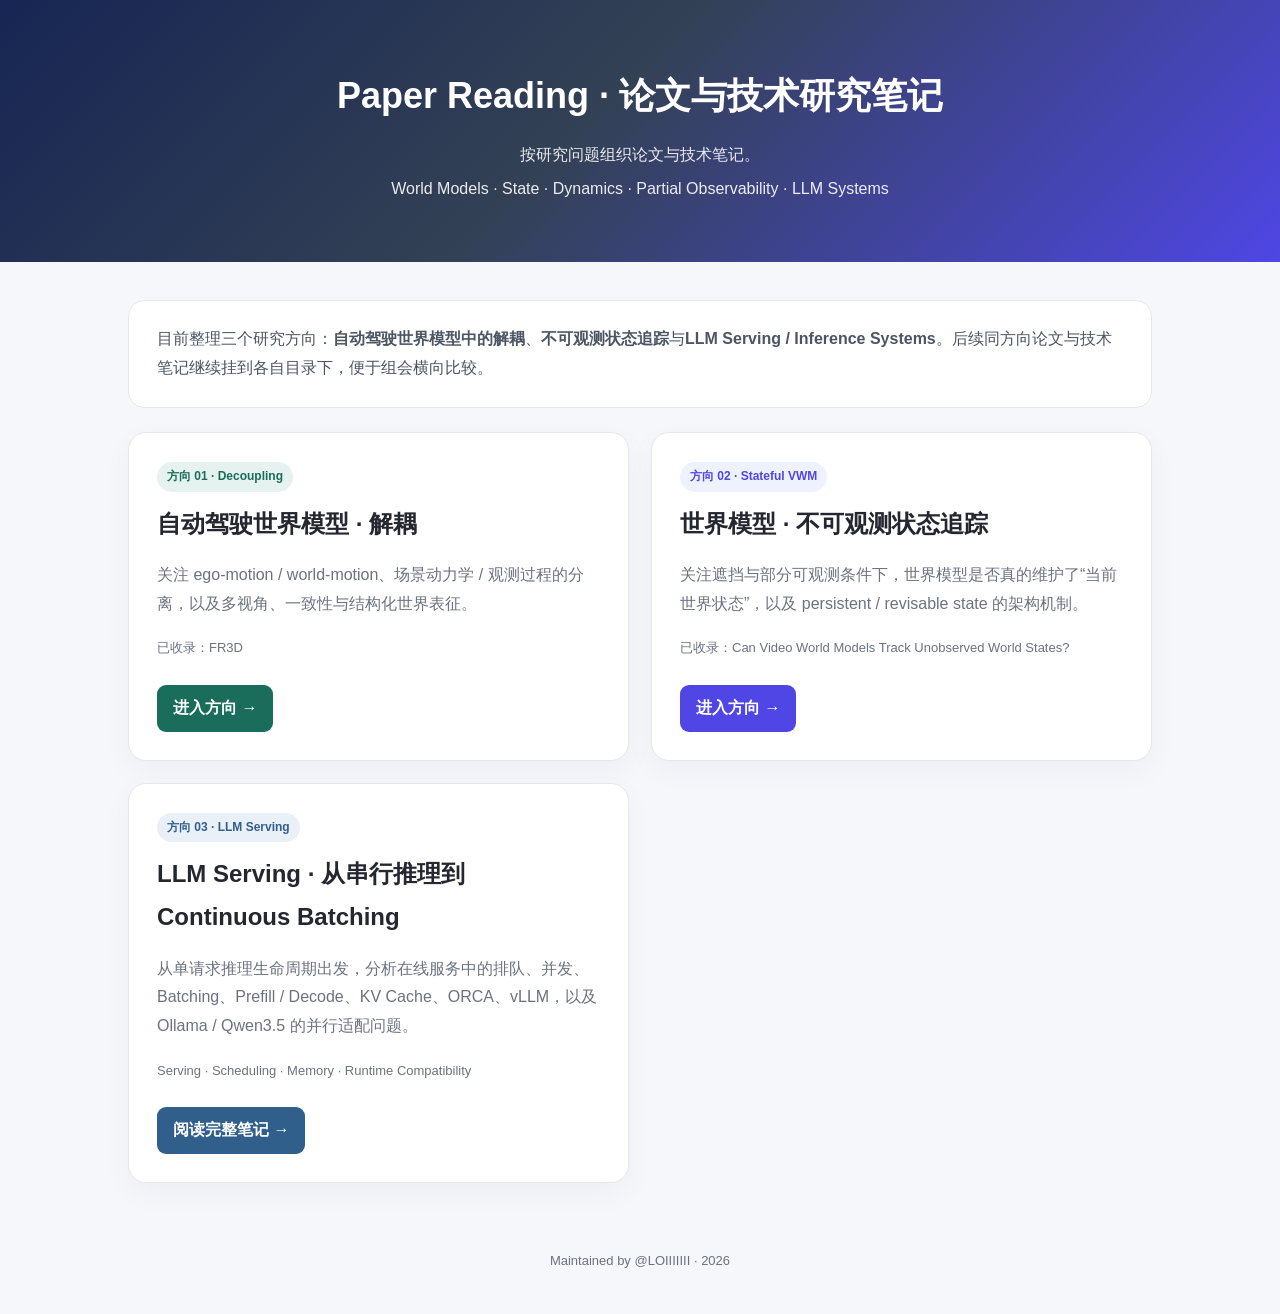
<file: docs/index.html>
<!DOCTYPE html>
<html lang="zh-CN">
<head>
<meta charset="UTF-8"><meta name="viewport" content="width=device-width,initial-scale=1.0">
<title>Paper Reading · 论文与技术研究笔记</title>
<style>
:root{--t:#24272f;--m:#6b7280;--b:#e5e7eb;--bg:#f6f7fb;--card:#fff;--g:#1a6d5b;--p:#4f46e5;--s:#315f8c}
*{box-sizing:border-box}body{margin:0;background:var(--bg);color:var(--t);font-family:-apple-system,BlinkMacSystemFont,"PingFang SC","Microsoft YaHei",sans-serif;line-height:1.8}
header{padding:64px 20px 54px;text-align:center;color:white;background:linear-gradient(135deg,#172554,#334155 46%,#4f46e5)}
header h1{font-size:36px;margin:0 0 12px}header p{margin:5px 0;opacity:.9}
.wrap{max-width:1060px;margin:38px auto;padding:0 18px}.lead{background:#fff;border:1px solid var(--b);border-radius:16px;padding:24px 28px;color:#4b5563}
.grid{display:grid;grid-template-columns:repeat(2,minmax(0,1fr));gap:22px;margin-top:24px}.card{background:var(--card);border:1px solid var(--b);border-radius:18px;padding:28px;box-shadow:0 10px 30px rgba(20,30,60,.04)}
.card h2{margin:10px 0 8px;font-size:24px}.card p{color:var(--m)}.tag{display:inline-block;border-radius:999px;padding:4px 10px;font-size:12px;font-weight:700}
.green{background:#e6f2ef;color:var(--g)}.purple{background:#eef2ff;color:var(--p)}.steel{background:#eaf0f8;color:var(--s)}
.card a{display:inline-block;margin-top:12px;text-decoration:none;color:#fff;padding:9px 16px;border-radius:9px;font-weight:700}
.green-btn{background:var(--g)}.purple-btn{background:var(--p)}.steel-btn{background:var(--s)}
.meta{font-size:13px;color:var(--m);margin-top:18px}footer{text-align:center;color:var(--m);font-size:13px;padding:28px 0 42px}
@media(max-width:760px){.grid{grid-template-columns:1fr}header h1{font-size:30px}}
</style></head>
<body>
<header>
<h1>Paper Reading · 论文与技术研究笔记</h1>
<p>按研究问题组织论文与技术笔记。</p>
<p>World Models · State · Dynamics · Partial Observability · LLM Systems</p>
</header>
<div class="wrap">
<div class="lead">
目前整理三个研究方向：<strong>自动驾驶世界模型中的解耦</strong>、<strong>不可观测状态追踪</strong>与<strong>LLM Serving / Inference Systems</strong>。后续同方向论文与技术笔记继续挂到各自目录下，便于组会横向比较。
</div>
<div class="grid">
<div class="card">
<span class="tag green">方向 01 · Decoupling</span>
<h2>自动驾驶世界模型 · 解耦</h2>
<p>关注 ego-motion / world-motion、场景动力学 / 观测过程的分离，以及多视角、一致性与结构化世界表征。</p>
<p class="meta">已收录：FR3D</p>
<a class="green-btn" href="decoupling/index.html">进入方向 →</a>
</div>
<div class="card">
<span class="tag purple">方向 02 · Stateful VWM</span>
<h2>世界模型 · 不可观测状态追踪</h2>
<p>关注遮挡与部分可观测条件下，世界模型是否真的维护了“当前世界状态”，以及 persistent / revisable state 的架构机制。</p>
<p class="meta">已收录：Can Video World Models Track Unobserved World States?</p>
<a class="purple-btn" href="unobserved-state/index.html">进入方向 →</a>
</div>
<div class="card">
<span class="tag steel">方向 03 · LLM Serving</span>
<h2>LLM Serving · 从串行推理到 Continuous Batching</h2>
<p>从单请求推理生命周期出发，分析在线服务中的排队、并发、Batching、Prefill / Decode、KV Cache、ORCA、vLLM，以及 Ollama / Qwen3.5 的并行适配问题。</p>
<p class="meta">Serving · Scheduling · Memory · Runtime Compatibility</p>
<a class="steel-btn" href="llm-serving/index.html">阅读完整笔记 →</a>
</div>
</div>
</div>
<footer>Maintained by @LOIIIIIII · 2026</footer>
</body></html>
</file>
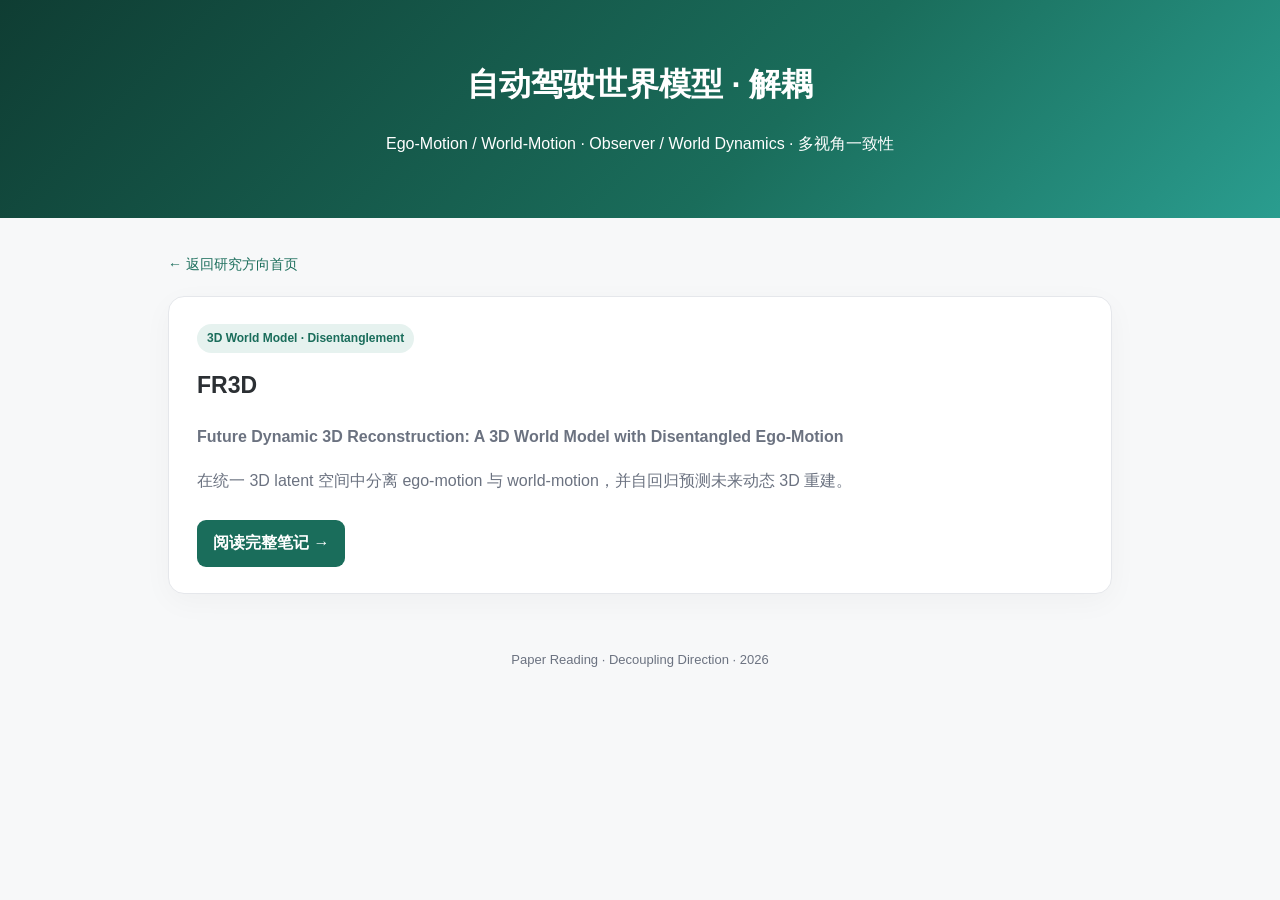
<file: docs/decoupling/index.html>
<!DOCTYPE html>
<html lang="zh-CN"><head><meta charset="UTF-8"><meta name="viewport" content="width=device-width,initial-scale=1.0">
<title>自动驾驶世界模型 · 解耦｜Paper Reading</title>
<style>
:root{--a:#1a6d5b;--al:#e6f2ef;--t:#2b2f33;--m:#6b7280;--b:#e5e7eb;--bg:#f7f8f9}
*{box-sizing:border-box}body{margin:0;background:var(--bg);color:var(--t);font-family:-apple-system,BlinkMacSystemFont,"PingFang SC","Microsoft YaHei",sans-serif;line-height:1.8}
header{padding:56px 20px 44px;text-align:center;color:white;background:linear-gradient(135deg,#0f3d33,#1a6d5b 60%,#2a9d8f)}
header h1{margin:0 0 12px;font-size:32px}.wrap{max-width:980px;margin:34px auto;padding:0 18px}.back{font-size:14px;margin-bottom:18px}.back a{color:var(--a);text-decoration:none}
.card{background:#fff;border:1px solid var(--b);border-radius:16px;padding:26px 28px;margin:18px 0;box-shadow:0 8px 30px rgba(0,0,0,.035)}
.tag{display:inline-block;background:var(--al);color:var(--a);border-radius:999px;padding:4px 10px;font-size:12px;font-weight:700}.card h2{margin:12px 0 8px;font-size:23px}.card p{color:var(--m)}
.card a{display:inline-block;margin-top:8px;color:white;background:var(--a);text-decoration:none;padding:9px 16px;border-radius:9px;font-weight:700}
footer{text-align:center;color:var(--m);font-size:13px;padding:20px 0 40px}</style></head>
<body><header><h1>自动驾驶世界模型 · 解耦</h1><p>Ego-Motion / World-Motion · Observer / World Dynamics · 多视角一致性</p></header>
<div class="wrap"><div class="back"><a href="../index.html">← 返回研究方向首页</a></div>
<div class="card"><span class="tag">3D World Model · Disentanglement</span><h2>FR3D</h2>
<p><strong>Future Dynamic 3D Reconstruction: A 3D World Model with Disentangled Ego-Motion</strong></p>
<p>在统一 3D latent 空间中分离 ego-motion 与 world-motion，并自回归预测未来动态 3D 重建。</p>
<a href="fr3d.html">阅读完整笔记 →</a></div></div>
<footer>Paper Reading · Decoupling Direction · 2026</footer></body></html>
</file>
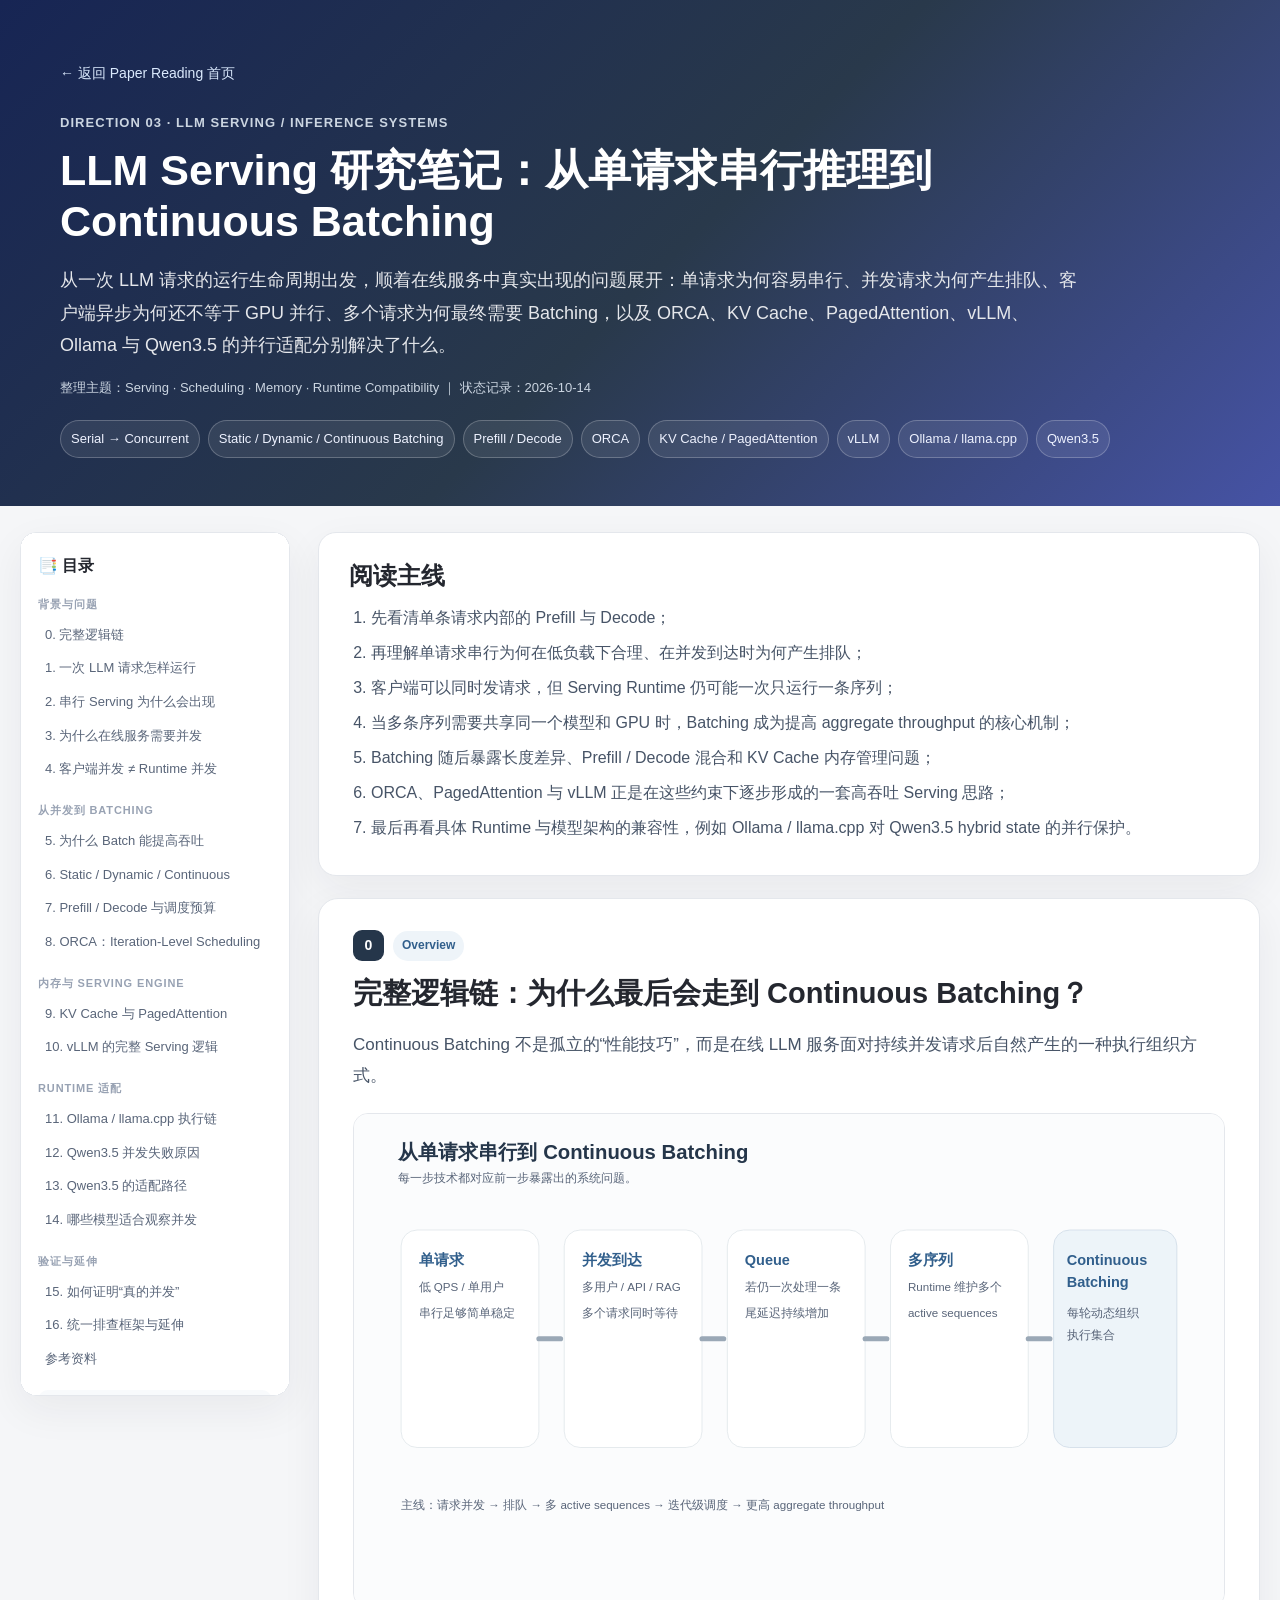
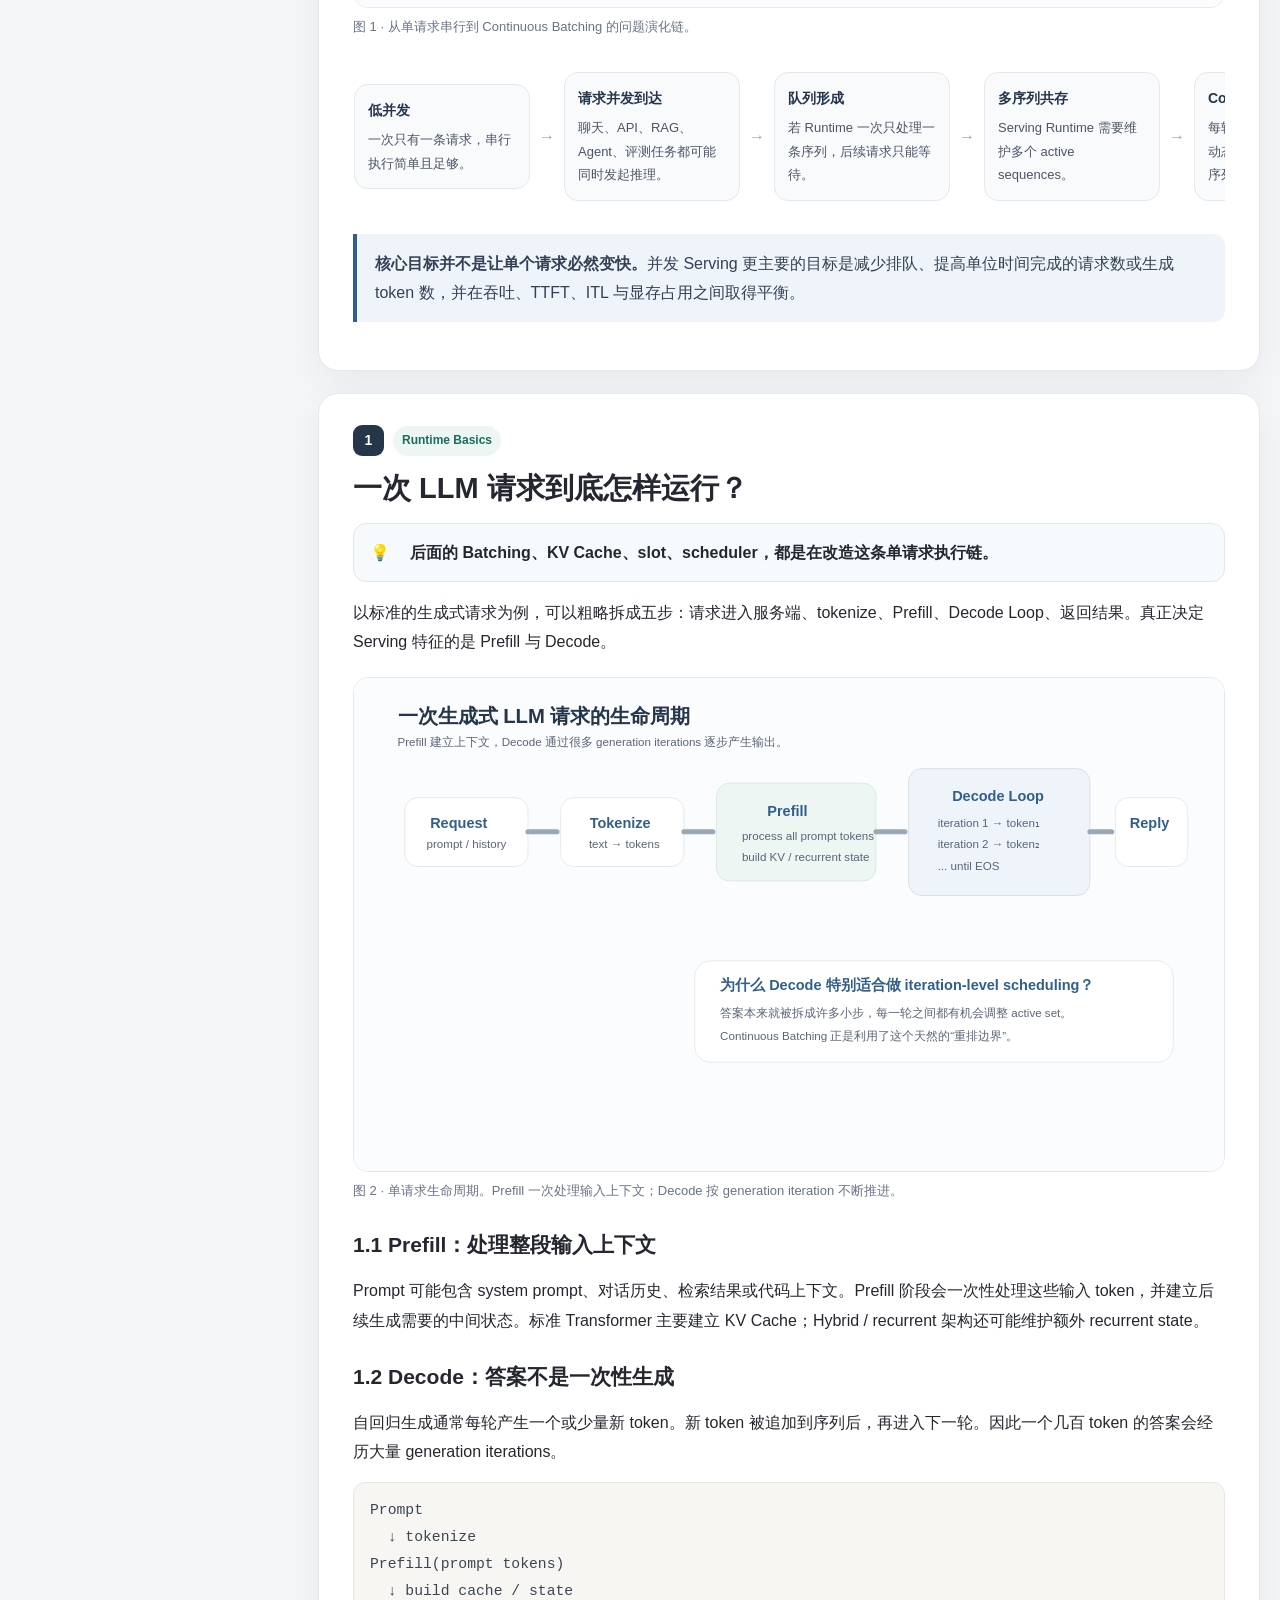
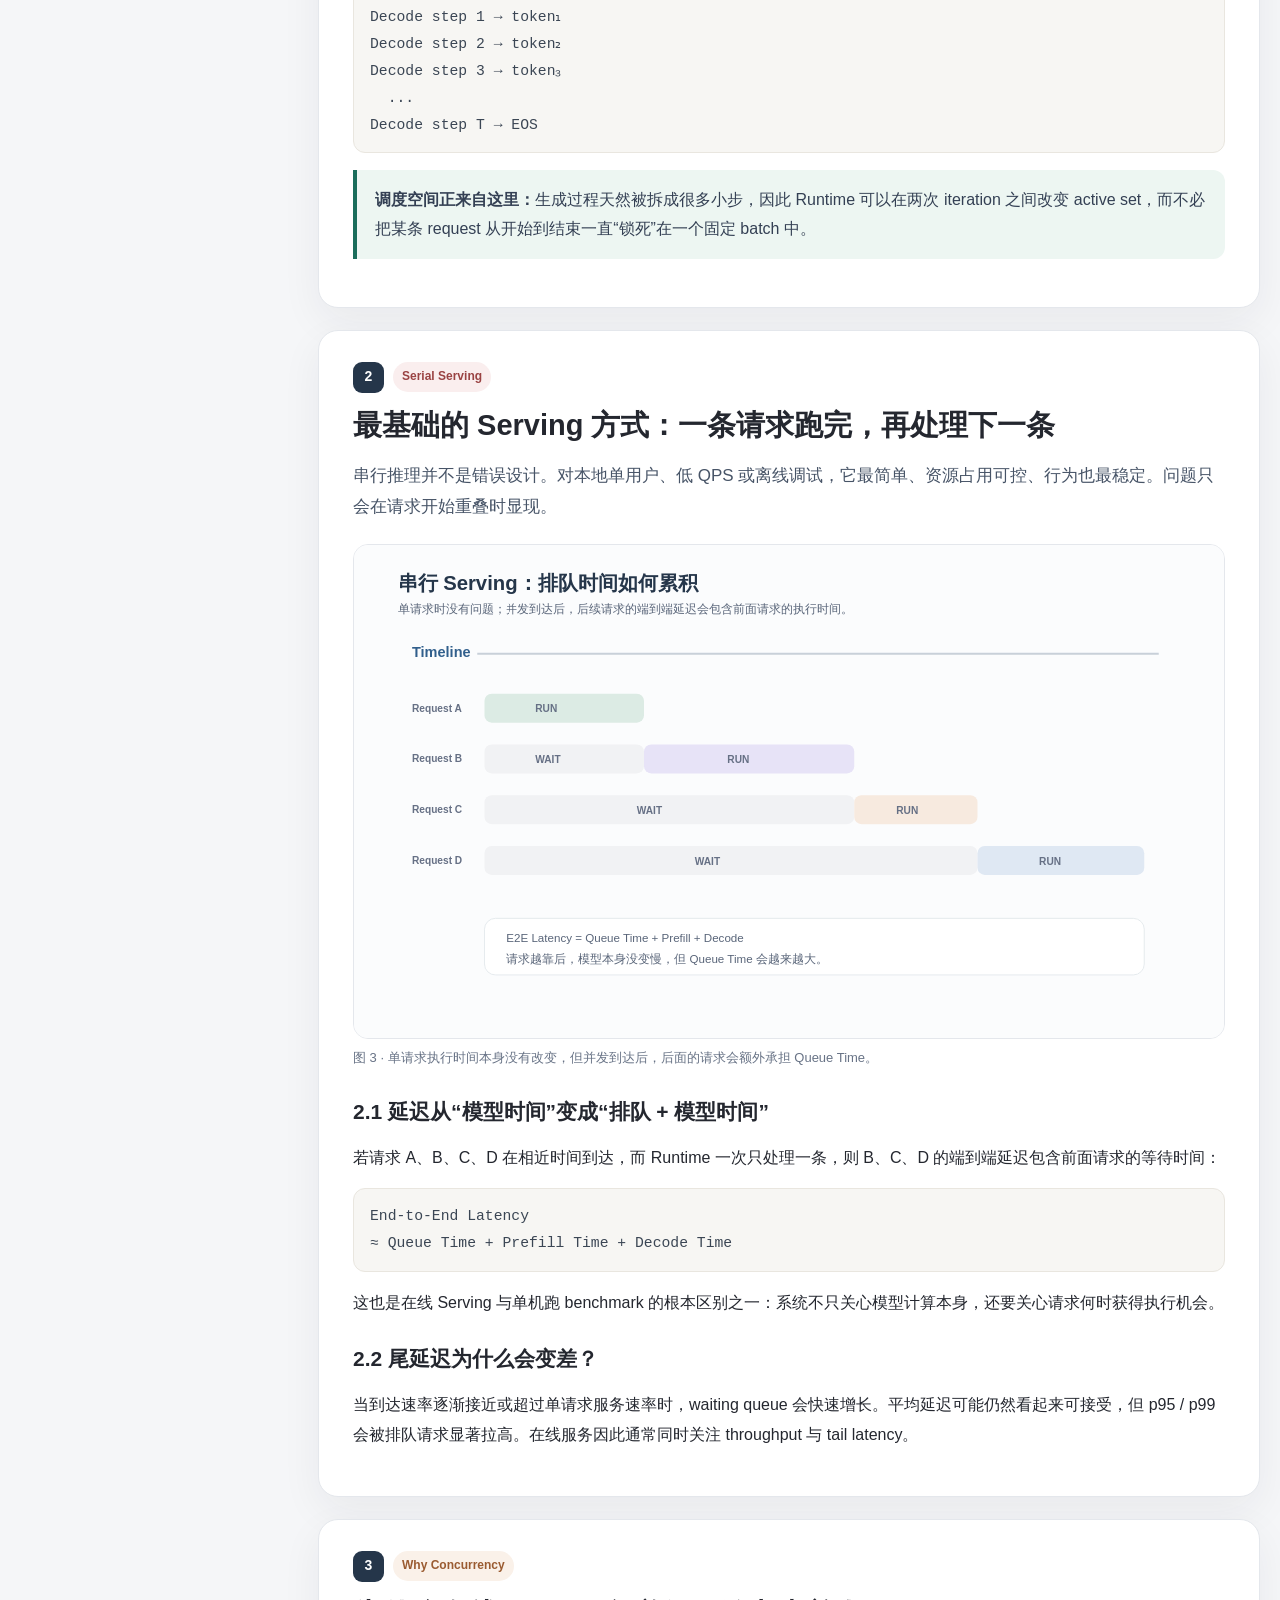
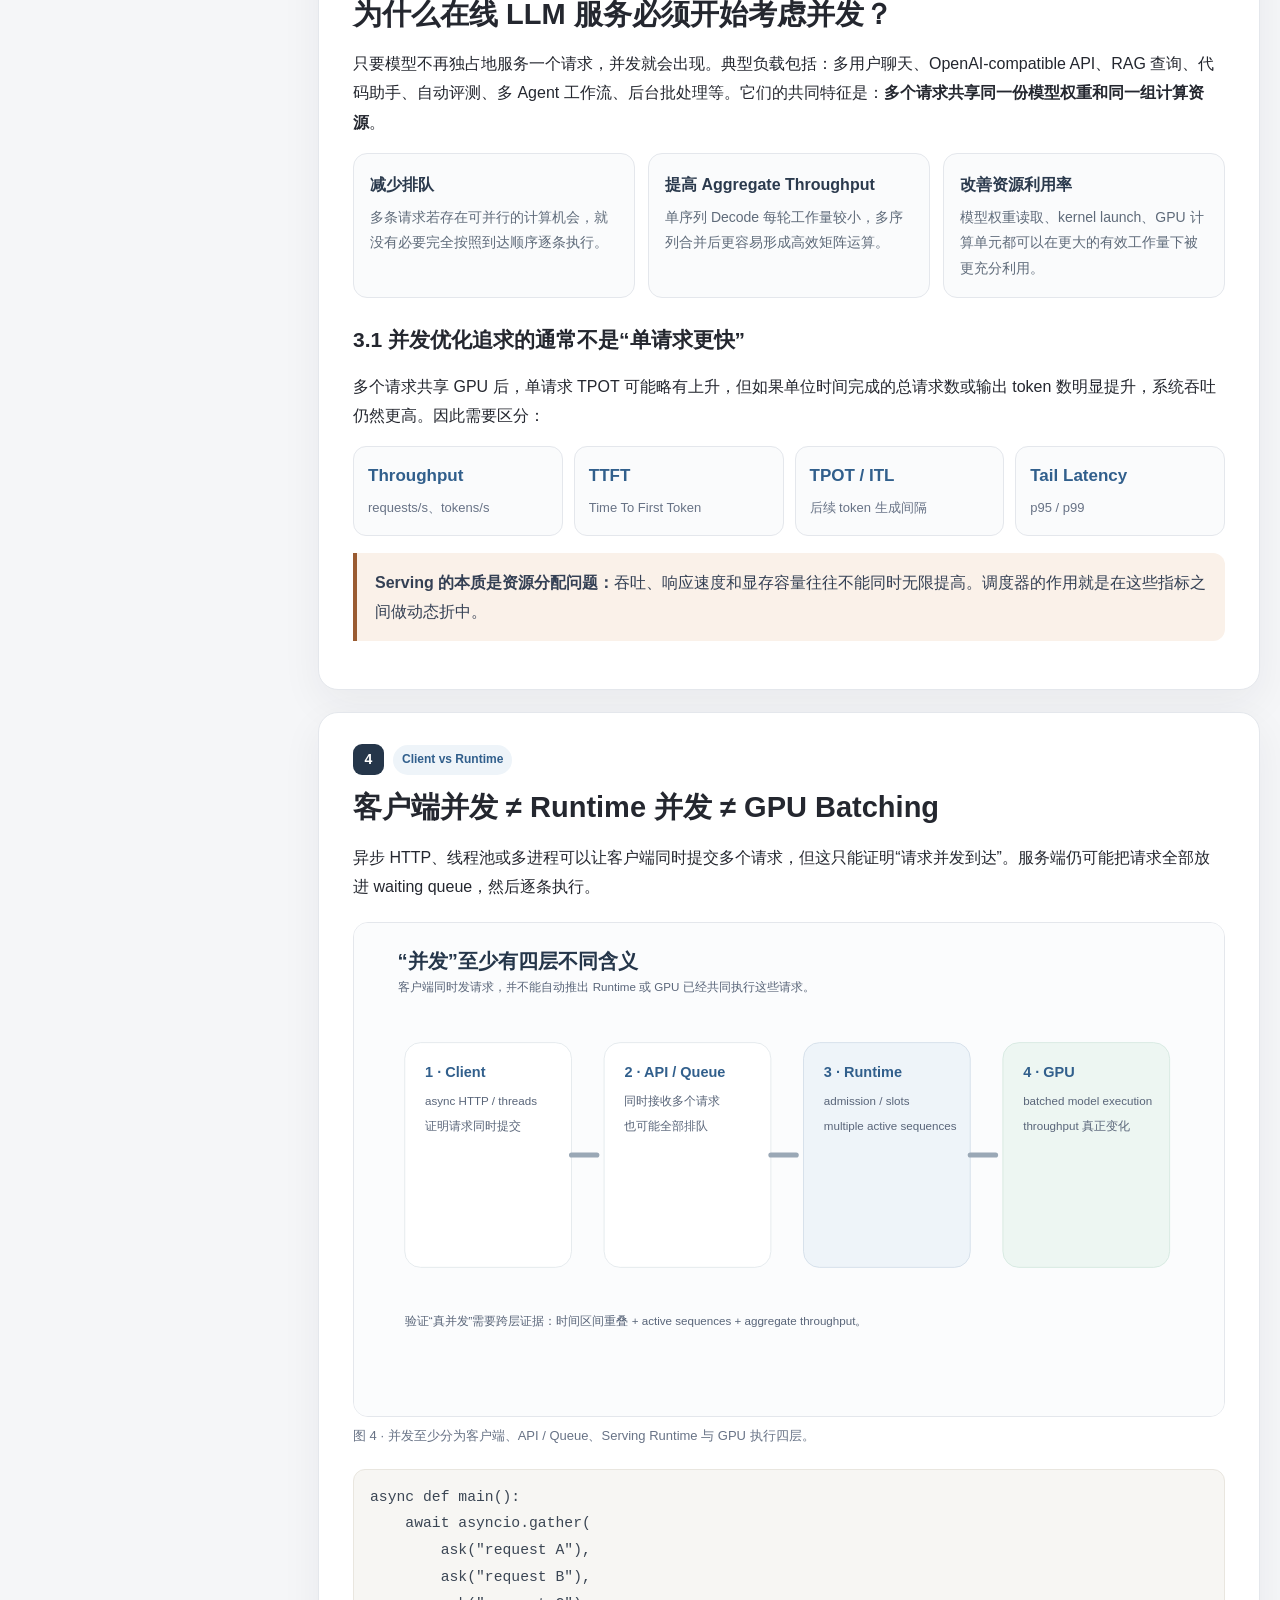
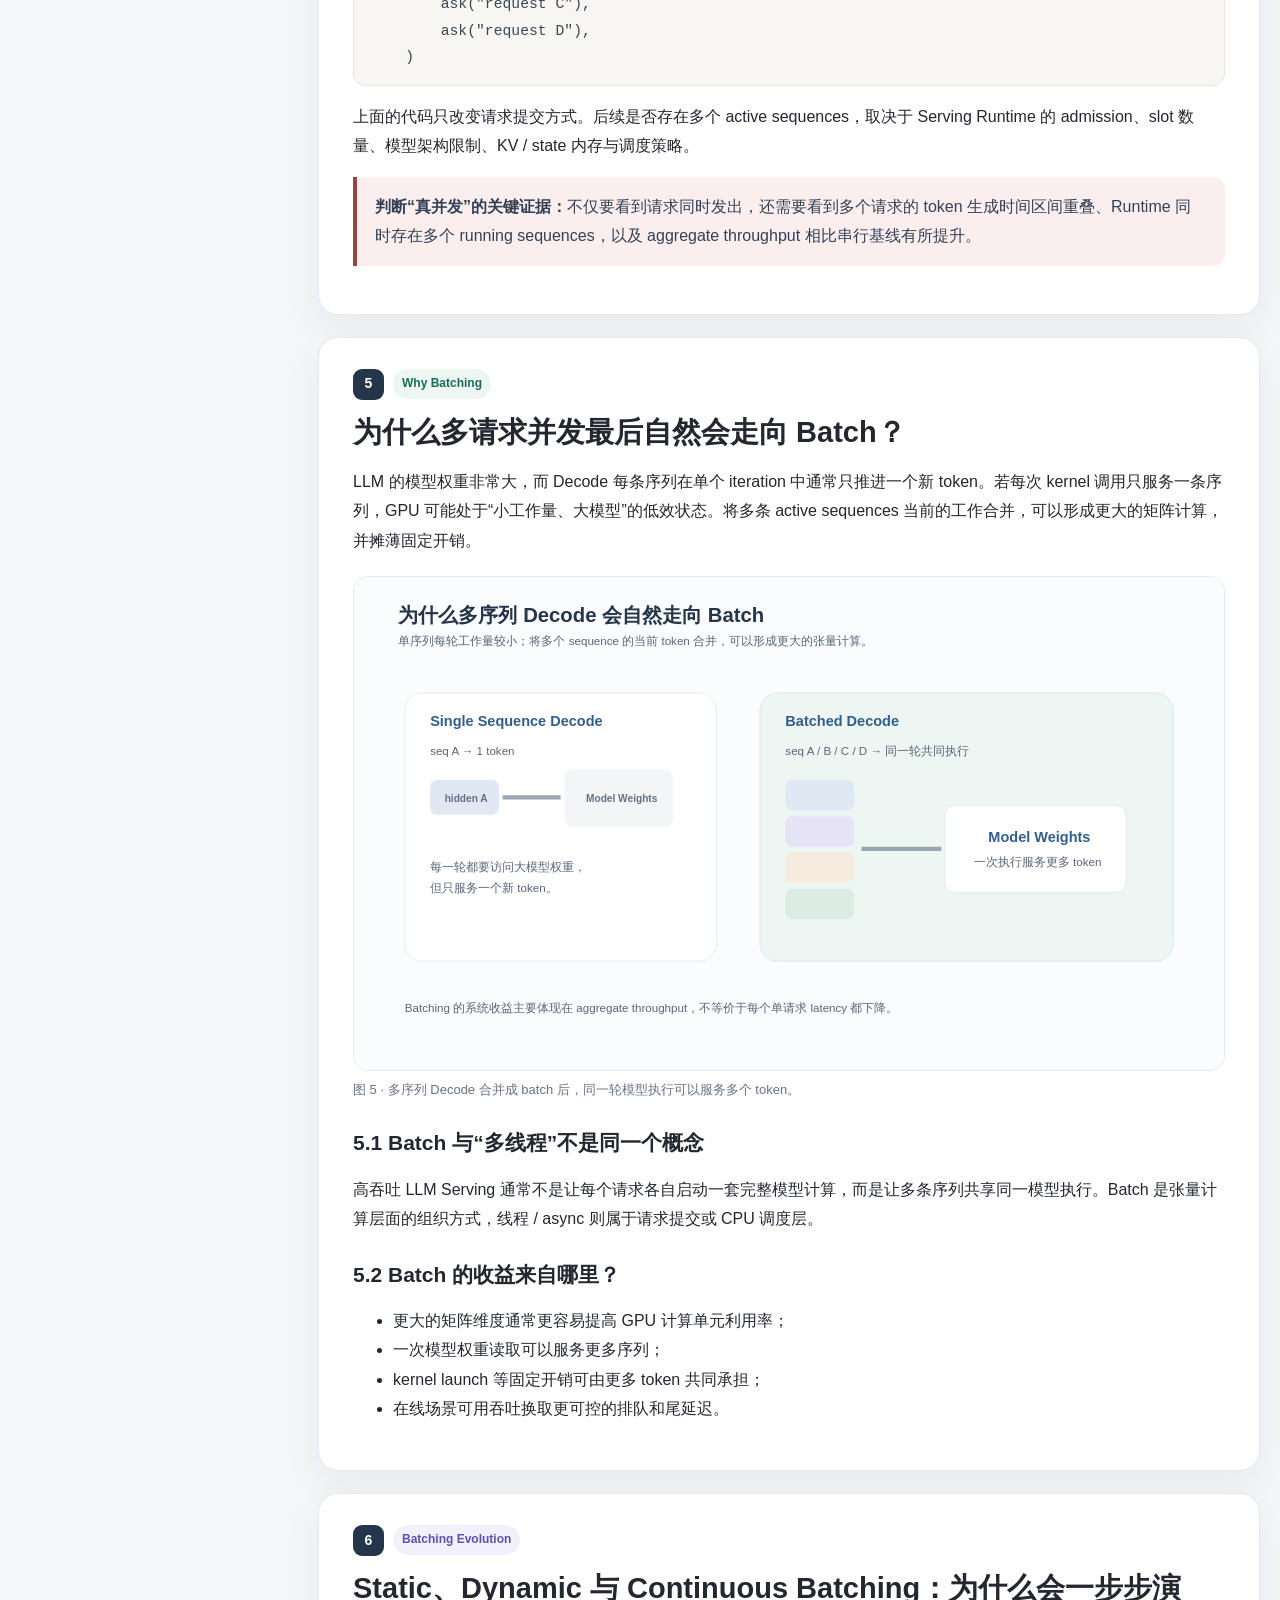
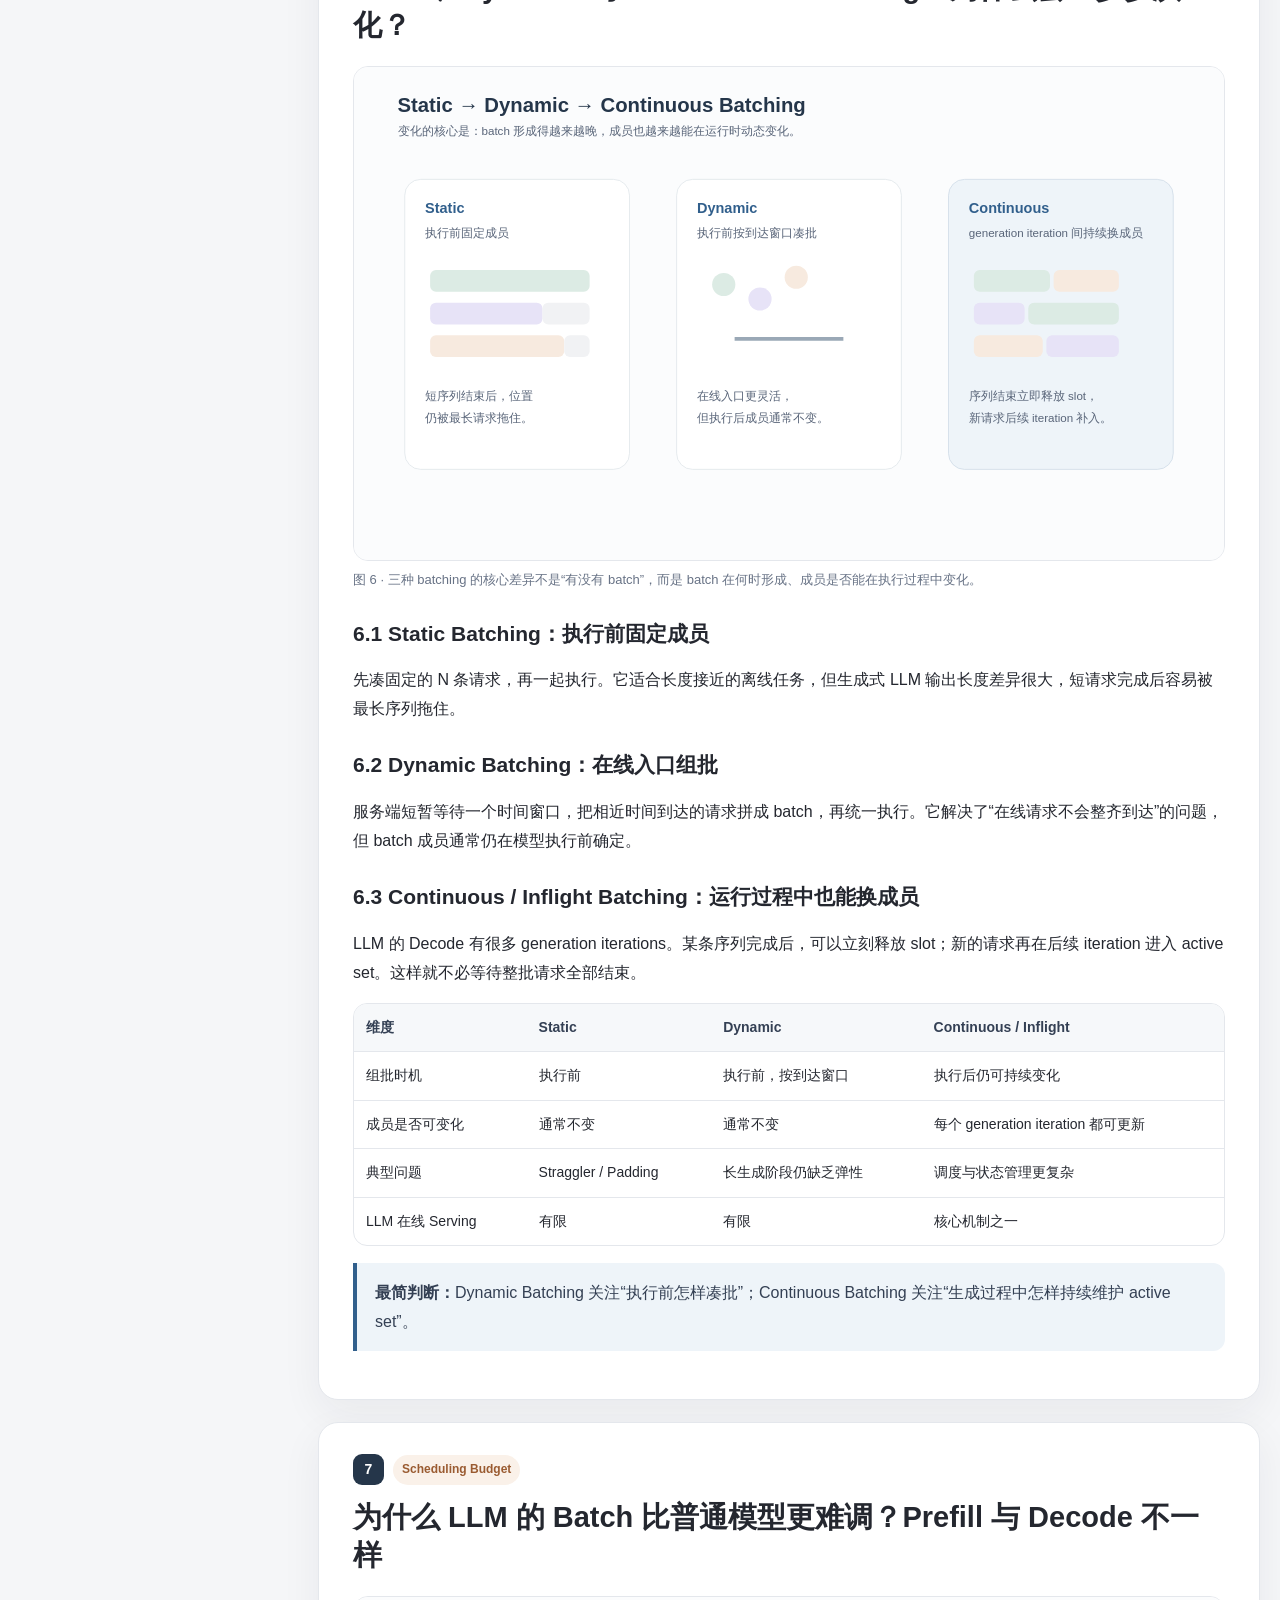
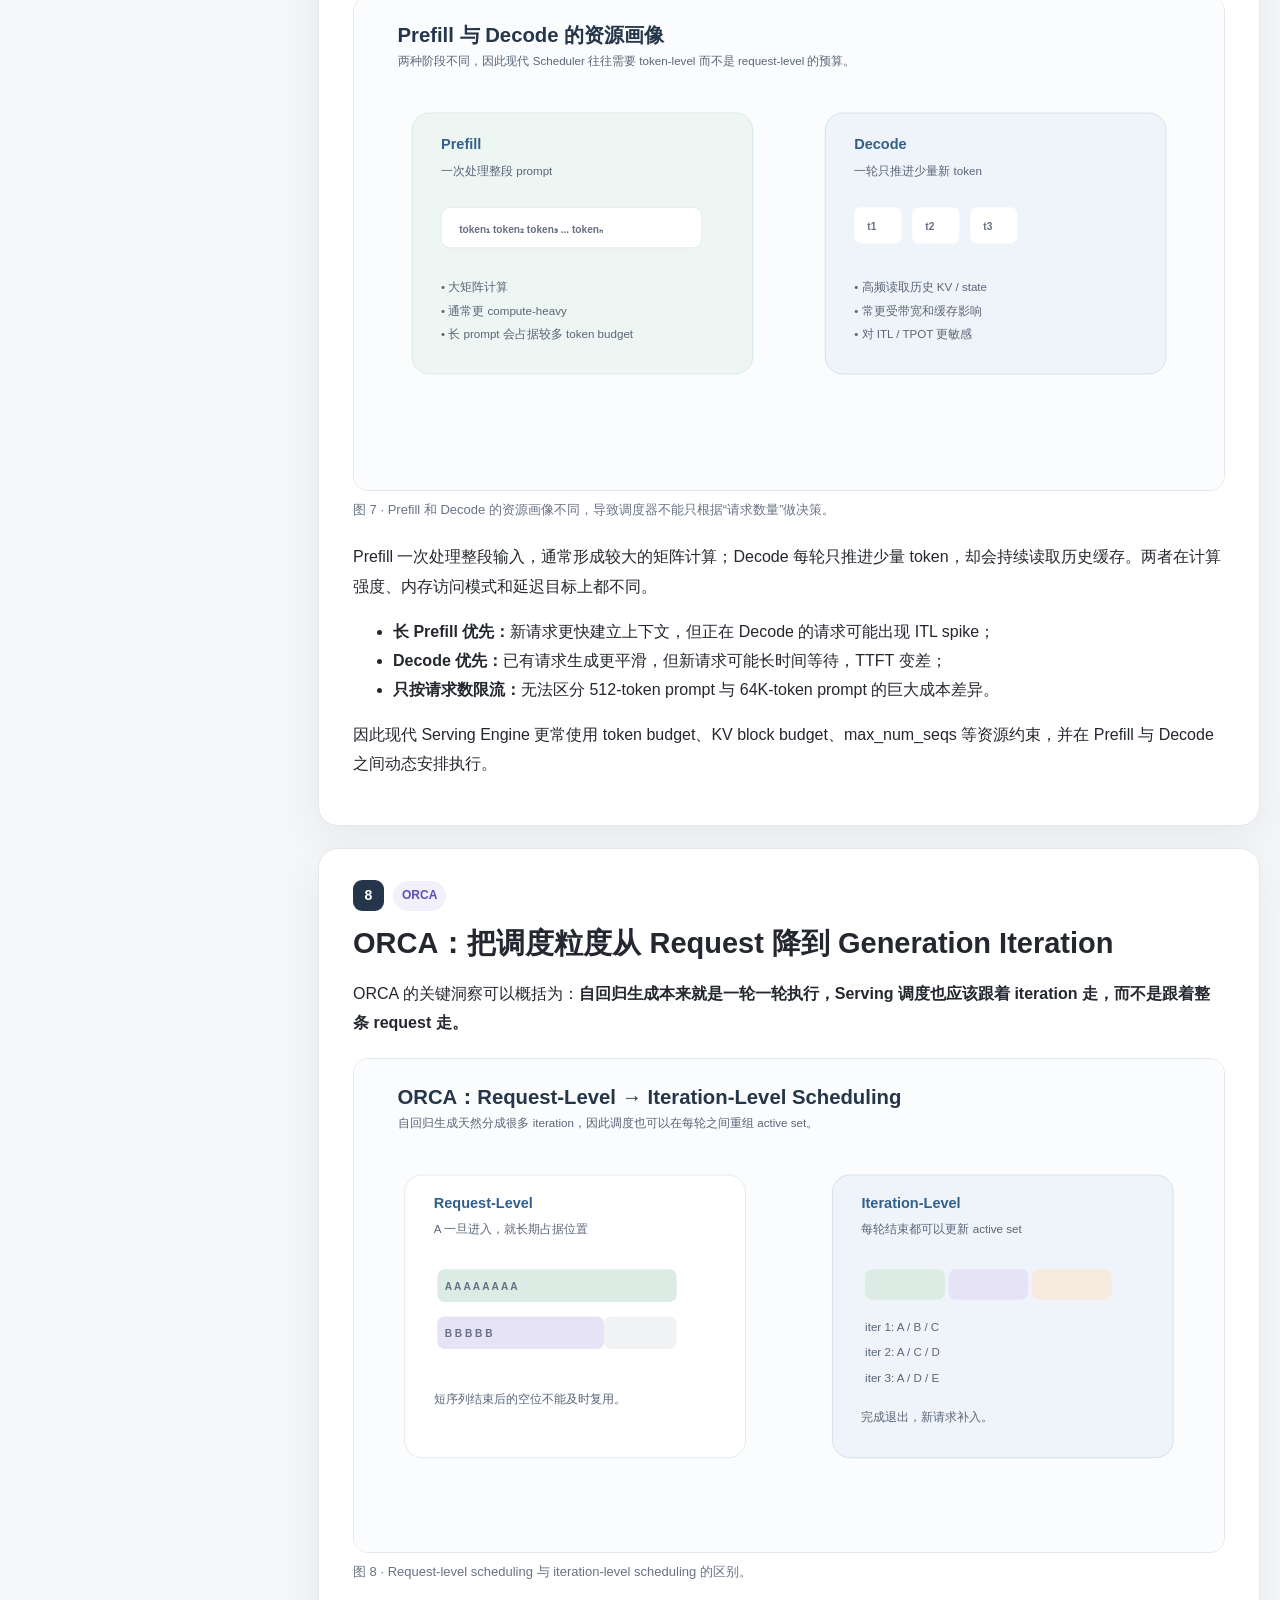
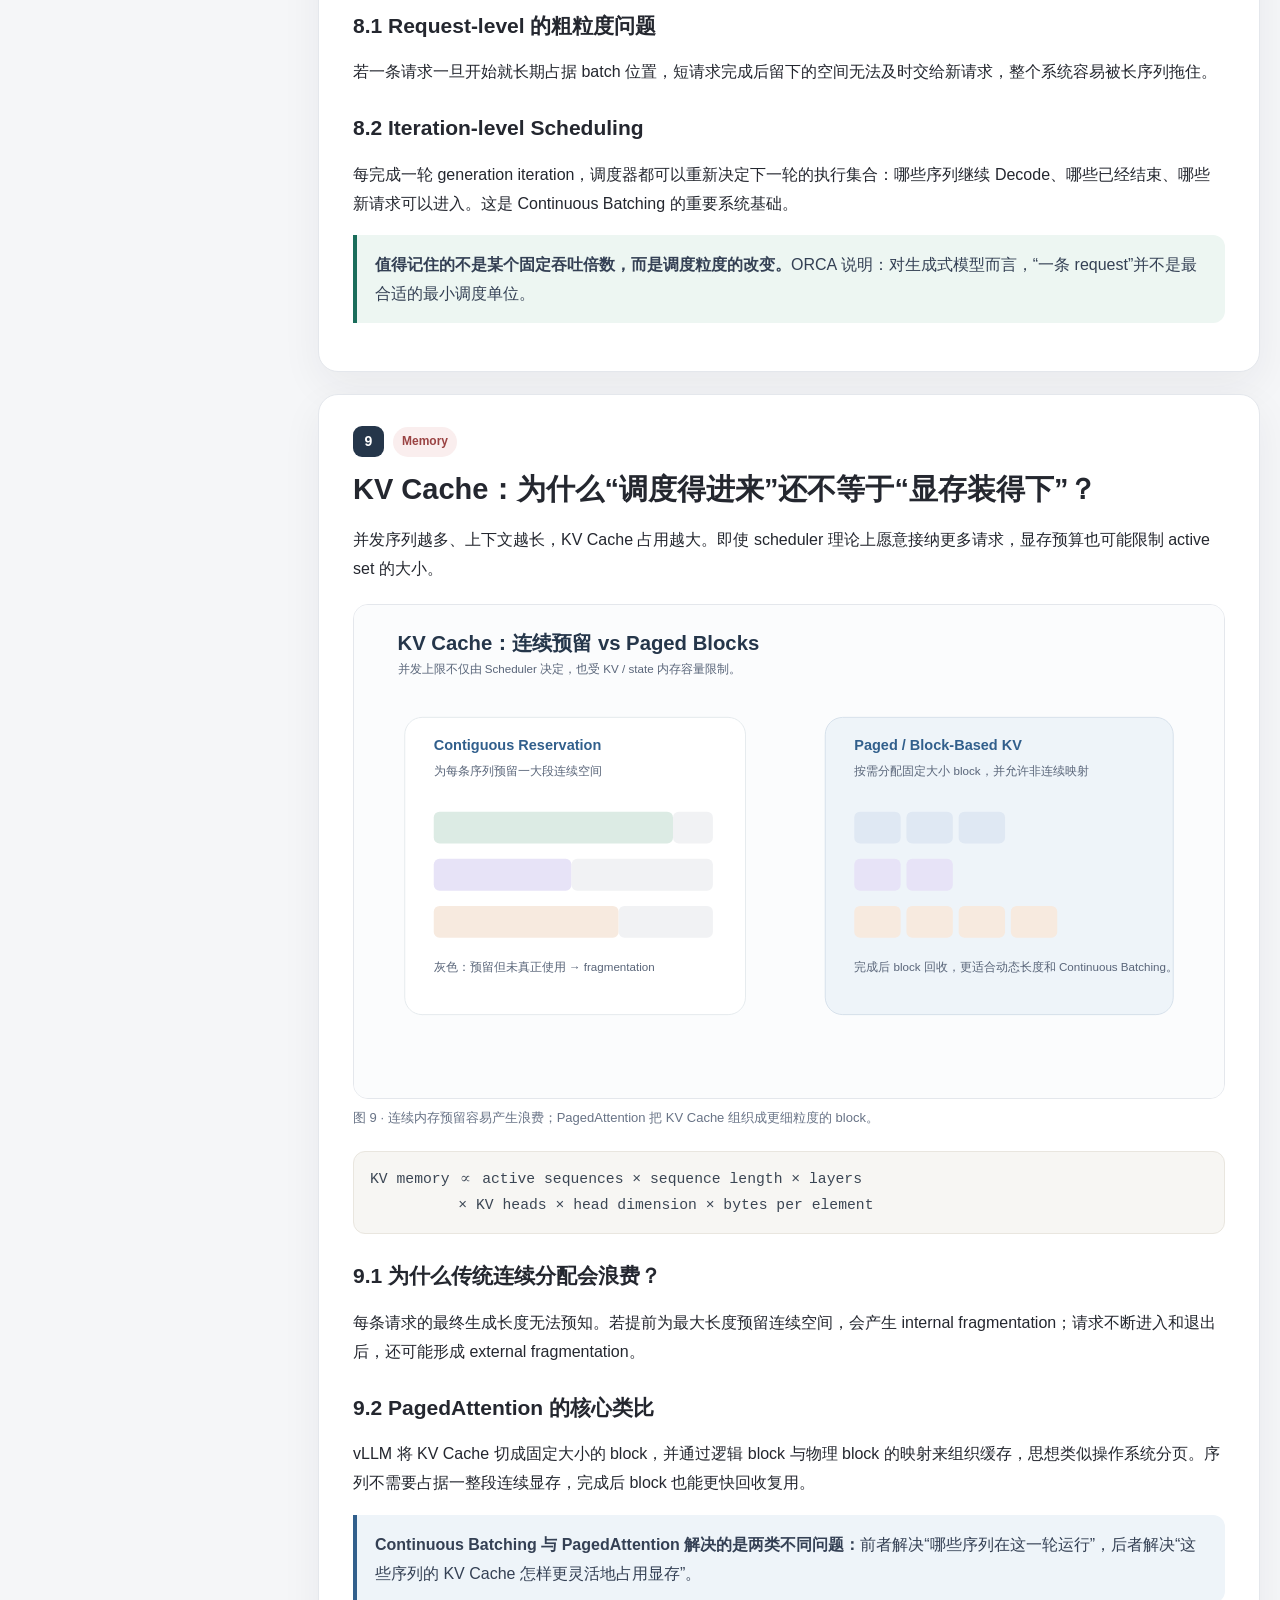
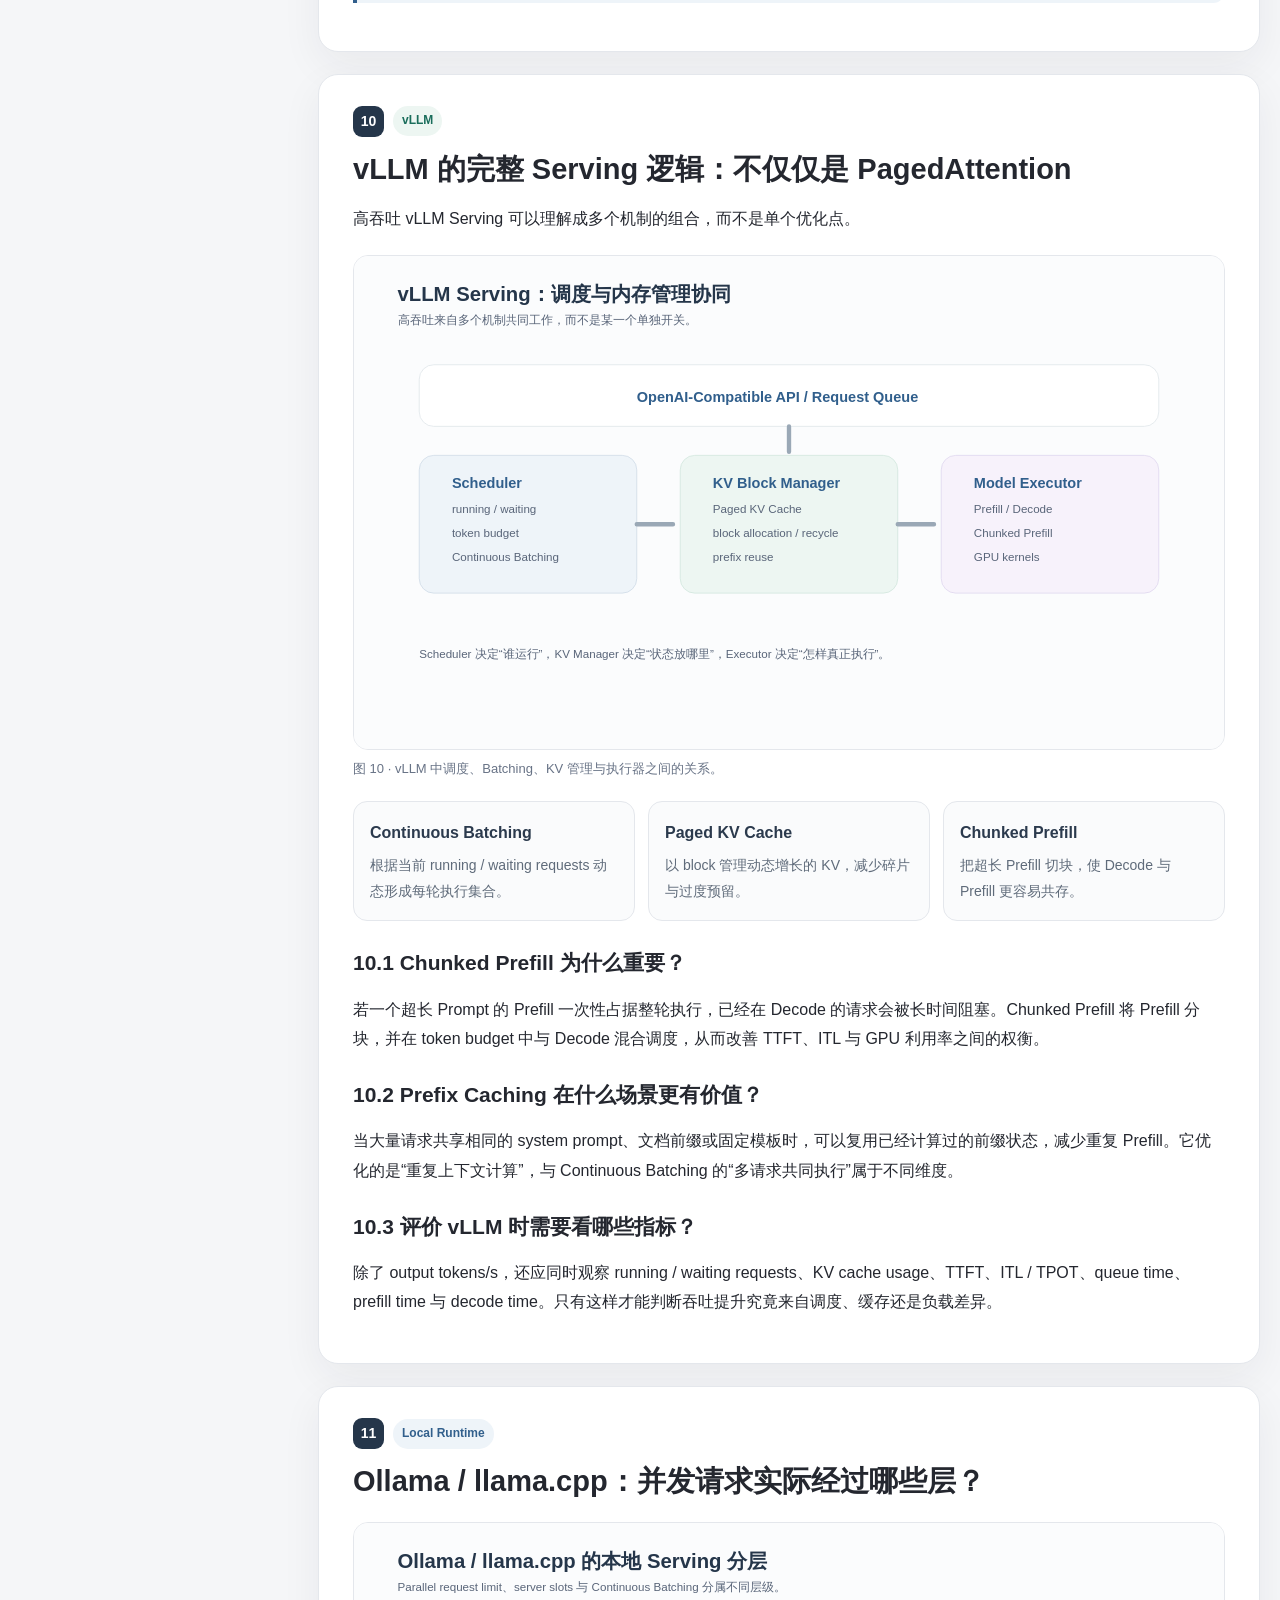
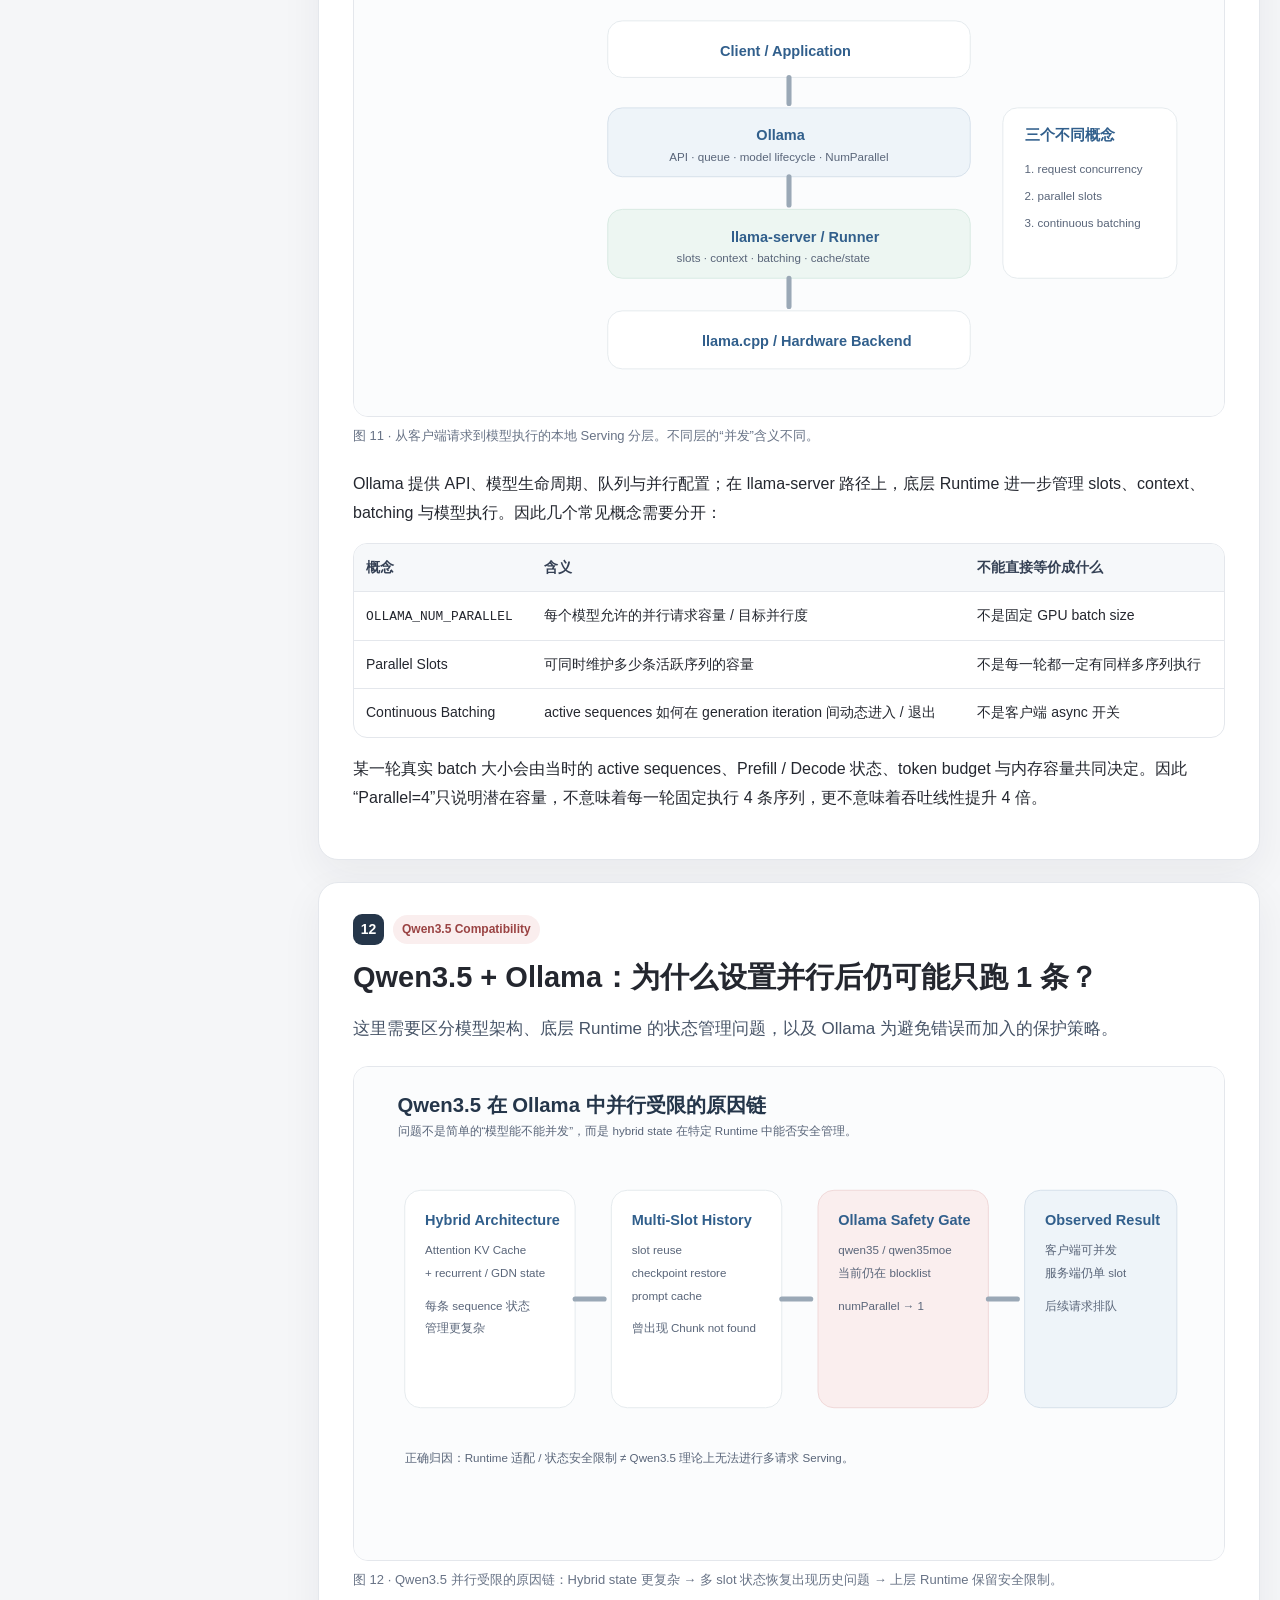
<file: docs/llm-serving/index.html>
<!doctype html><html lang="zh-CN"><head><meta charset="utf-8"><meta name="viewport" content="width=device-width,initial-scale=1"><title>LLM Serving：从串行推理到 Continuous Batching｜Paper Reading</title><link rel="stylesheet" href="style.css"></head><body>
<div id="progress"></div>
<header class="hero"><div class="hero-inner"><a class="back" href="../index.html">← 返回 Paper Reading 首页</a><div class="kicker">Direction 03 · LLM Serving / Inference Systems</div><h1>LLM Serving 研究笔记：从单请求串行推理到 Continuous Batching</h1><p class="lead">从一次 LLM 请求的运行生命周期出发，顺着在线服务中真实出现的问题展开：单请求为何容易串行、并发请求为何产生排队、客户端异步为何还不等于 GPU 并行、多个请求为何最终需要 Batching，以及 ORCA、KV Cache、PagedAttention、vLLM、Ollama 与 Qwen3.5 的并行适配分别解决了什么。</p><div class="meta-line">整理主题：Serving · Scheduling · Memory · Runtime Compatibility ｜ 状态记录：2026-10-14</div><div class="chips"><span class="chip">Serial → Concurrent</span><span class="chip">Static / Dynamic / Continuous Batching</span><span class="chip">Prefill / Decode</span><span class="chip">ORCA</span><span class="chip">KV Cache / PagedAttention</span><span class="chip">vLLM</span><span class="chip">Ollama / llama.cpp</span><span class="chip">Qwen3.5</span></div></div></header>
<div class="shell">
<nav class="toc"><div class="toc-title">📑 目录</div><div class="group">背景与问题</div><a href="#c0">0. 完整逻辑链</a><a href="#c1">1. 一次 LLM 请求怎样运行</a><a href="#c2">2. 串行 Serving 为什么会出现</a><a href="#c3">3. 为什么在线服务需要并发</a><a href="#c4">4. 客户端并发 ≠ Runtime 并发</a><div class="group">从并发到 Batching</div><a href="#c5">5. 为什么 Batch 能提高吞吐</a><a href="#c6">6. Static / Dynamic / Continuous</a><a href="#c7">7. Prefill / Decode 与调度预算</a><a href="#c8">8. ORCA：Iteration-Level Scheduling</a><div class="group">内存与 Serving Engine</div><a href="#c9">9. KV Cache 与 PagedAttention</a><a href="#c10">10. vLLM 的完整 Serving 逻辑</a><div class="group">Runtime 适配</div><a href="#c11">11. Ollama / llama.cpp 执行链</a><a href="#c12">12. Qwen3.5 并发失败原因</a><a href="#c13">13. Qwen3.5 的适配路径</a><a href="#c14">14. 哪些模型适合观察并发</a><div class="group">验证与延伸</div><a href="#c15">15. 如何证明“真的并发”</a><a href="#c16">16. 统一排查框架与延伸</a><a href="#refs">参考资料</a><div class="toc-note">主线始终围绕一个问题：<strong>并发请求如何被真正映射成高效的模型执行</strong>。</div></nav>
<article>
<div class="story"><h2>阅读主线</h2><ol><li>先看清单条请求内部的 Prefill 与 Decode；</li><li>再理解单请求串行为何在低负载下合理、在并发到达时为何产生排队；</li><li>客户端可以同时发请求，但 Serving Runtime 仍可能一次只运行一条序列；</li><li>当多条序列需要共享同一个模型和 GPU 时，Batching 成为提高 aggregate throughput 的核心机制；</li><li>Batching 随后暴露长度差异、Prefill / Decode 混合和 KV Cache 内存管理问题；</li><li>ORCA、PagedAttention 与 vLLM 正是在这些约束下逐步形成的一套高吞吐 Serving 思路；</li><li>最后再看具体 Runtime 与模型架构的兼容性，例如 Ollama / llama.cpp 对 Qwen3.5 hybrid state 的并行保护。</li></ol></div>

<section class="section" id="c0"><div class="chapter"><span class="num">0</span><span class="tag">Overview</span></div><h2>完整逻辑链：为什么最后会走到 Continuous Batching？</h2><p class="section-intro">Continuous Batching 不是孤立的“性能技巧”，而是在线 LLM 服务面对持续并发请求后自然产生的一种执行组织方式。</p><div class="figure"><img src="assets/00-logic-chain.svg" alt="Serving logic chain"><div class="caption">图 1 · 从单请求串行到 Continuous Batching 的问题演化链。</div></div><div class="flowline"><div class="flowbox"><b>低并发</b>一次只有一条请求，串行执行简单且足够。</div><span class="arrow">→</span><div class="flowbox"><b>请求并发到达</b>聊天、API、RAG、Agent、评测任务都可能同时发起推理。</div><span class="arrow">→</span><div class="flowbox"><b>队列形成</b>若 Runtime 一次只处理一条序列，后续请求只能等待。</div><span class="arrow">→</span><div class="flowbox"><b>多序列共存</b>Serving Runtime 需要维护多个 active sequences。</div><span class="arrow">→</span><div class="flowbox"><b>Continuous Batching</b>每轮 generation iteration 动态组织真正参与执行的序列。</div></div><div class="callout"><b>核心目标并不是让单个请求必然变快。</b>并发 Serving 更主要的目标是减少排队、提高单位时间完成的请求数或生成 token 数，并在吞吐、TTFT、ITL 与显存占用之间取得平衡。</div></section>

<section class="section" id="c1"><div class="chapter"><span class="num">1</span><span class="tag g">Runtime Basics</span></div><h2>一次 LLM 请求到底怎样运行？</h2><div class="why"><div>💡</div><div><strong>后面的 Batching、KV Cache、slot、scheduler，都是在改造这条单请求执行链。</strong></div></div><p>以标准的生成式请求为例，可以粗略拆成五步：请求进入服务端、tokenize、Prefill、Decode Loop、返回结果。真正决定 Serving 特征的是 Prefill 与 Decode。</p><div class="figure"><img src="assets/01-llm-lifecycle.svg" alt="LLM request lifecycle"><div class="caption">图 2 · 单请求生命周期。Prefill 一次处理输入上下文；Decode 按 generation iteration 不断推进。</div></div><h3>1.1 Prefill：处理整段输入上下文</h3><p>Prompt 可能包含 system prompt、对话历史、检索结果或代码上下文。Prefill 阶段会一次性处理这些输入 token，并建立后续生成需要的中间状态。标准 Transformer 主要建立 KV Cache；Hybrid / recurrent 架构还可能维护额外 recurrent state。</p><h3>1.2 Decode：答案不是一次性生成</h3><p>自回归生成通常每轮产生一个或少量新 token。新 token 被追加到序列后，再进入下一轮。因此一个几百 token 的答案会经历大量 generation iterations。</p><pre><code>Prompt
  ↓ tokenize
Prefill(prompt tokens)
  ↓ build cache / state
Decode step 1 → token₁
Decode step 2 → token₂
Decode step 3 → token₃
  ...
Decode step T → EOS</code></pre><div class="callout green"><b>调度空间正来自这里：</b>生成过程天然被拆成很多小步，因此 Runtime 可以在两次 iteration 之间改变 active set，而不必把某条 request 从开始到结束一直“锁死”在一个固定 batch 中。</div></section>

<section class="section" id="c2"><div class="chapter"><span class="num">2</span><span class="tag r">Serial Serving</span></div><h2>最基础的 Serving 方式：一条请求跑完，再处理下一条</h2><p class="section-intro">串行推理并不是错误设计。对本地单用户、低 QPS 或离线调试，它最简单、资源占用可控、行为也最稳定。问题只会在请求开始重叠时显现。</p><div class="figure"><img src="assets/02-serial-queue.svg" alt="serial queue"><div class="caption">图 3 · 单请求执行时间本身没有改变，但并发到达后，后面的请求会额外承担 Queue Time。</div></div><h3>2.1 延迟从“模型时间”变成“排队 + 模型时间”</h3><p>若请求 A、B、C、D 在相近时间到达，而 Runtime 一次只处理一条，则 B、C、D 的端到端延迟包含前面请求的等待时间：</p><pre><code>End-to-End Latency
≈ Queue Time + Prefill Time + Decode Time</code></pre><p>这也是在线 Serving 与单机跑 benchmark 的根本区别之一：系统不只关心模型计算本身，还要关心请求何时获得执行机会。</p><h3>2.2 尾延迟为什么会变差？</h3><p>当到达速率逐渐接近或超过单请求服务速率时，waiting queue 会快速增长。平均延迟可能仍然看起来可接受，但 p95 / p99 会被排队请求显著拉高。在线服务因此通常同时关注 throughput 与 tail latency。</p></section>

<section class="section" id="c3"><div class="chapter"><span class="num">3</span><span class="tag o">Why Concurrency</span></div><h2>为什么在线 LLM 服务必须开始考虑并发？</h2><p>只要模型不再独占地服务一个请求，并发就会出现。典型负载包括：多用户聊天、OpenAI-compatible API、RAG 查询、代码助手、自动评测、多 Agent 工作流、后台批处理等。它们的共同特征是：<strong>多个请求共享同一份模型权重和同一组计算资源</strong>。</p><div class="cards"><div class="card"><b>减少排队</b><p>多条请求若存在可并行的计算机会，就没有必要完全按照到达顺序逐条执行。</p></div><div class="card"><b>提高 Aggregate Throughput</b><p>单序列 Decode 每轮工作量较小，多序列合并后更容易形成高效矩阵运算。</p></div><div class="card"><b>改善资源利用率</b><p>模型权重读取、kernel launch、GPU 计算单元都可以在更大的有效工作量下被更充分利用。</p></div></div><h3>3.1 并发优化追求的通常不是“单请求更快”</h3><p>多个请求共享 GPU 后，单请求 TPOT 可能略有上升，但如果单位时间完成的总请求数或输出 token 数明显提升，系统吞吐仍然更高。因此需要区分：</p><div class="metric-grid"><div class="metric"><b>Throughput</b><span>requests/s、tokens/s</span></div><div class="metric"><b>TTFT</b><span>Time To First Token</span></div><div class="metric"><b>TPOT / ITL</b><span>后续 token 生成间隔</span></div><div class="metric"><b>Tail Latency</b><span>p95 / p99</span></div></div><div class="callout orange"><b>Serving 的本质是资源分配问题：</b>吞吐、响应速度和显存容量往往不能同时无限提高。调度器的作用就是在这些指标之间做动态折中。</div></section>

<section class="section" id="c4"><div class="chapter"><span class="num">4</span><span class="tag">Client vs Runtime</span></div><h2>客户端并发 ≠ Runtime 并发 ≠ GPU Batching</h2><p>异步 HTTP、线程池或多进程可以让客户端同时提交多个请求，但这只能证明“请求并发到达”。服务端仍可能把请求全部放进 waiting queue，然后逐条执行。</p><div class="figure"><img src="assets/03-concurrency-layers.svg" alt="concurrency layers"><div class="caption">图 4 · 并发至少分为客户端、API / Queue、Serving Runtime 与 GPU 执行四层。</div></div><pre><code>async def main():
    await asyncio.gather(
        ask("request A"),
        ask("request B"),
        ask("request C"),
        ask("request D"),
    )</code></pre><p>上面的代码只改变请求提交方式。后续是否存在多个 active sequences，取决于 Serving Runtime 的 admission、slot 数量、模型架构限制、KV / state 内存与调度策略。</p><div class="callout red"><b>判断“真并发”的关键证据：</b>不仅要看到请求同时发出，还需要看到多个请求的 token 生成时间区间重叠、Runtime 同时存在多个 running sequences，以及 aggregate throughput 相比串行基线有所提升。</div></section>

<section class="section" id="c5"><div class="chapter"><span class="num">5</span><span class="tag g">Why Batching</span></div><h2>为什么多请求并发最后自然会走向 Batch？</h2><p>LLM 的模型权重非常大，而 Decode 每条序列在单个 iteration 中通常只推进一个新 token。若每次 kernel 调用只服务一条序列，GPU 可能处于“小工作量、大模型”的低效状态。将多条 active sequences 当前的工作合并，可以形成更大的矩阵计算，并摊薄固定开销。</p><div class="figure"><img src="assets/04-why-batch.svg" alt="why batching"><div class="caption">图 5 · 多序列 Decode 合并成 batch 后，同一轮模型执行可以服务多个 token。</div></div><h3>5.1 Batch 与“多线程”不是同一个概念</h3><p>高吞吐 LLM Serving 通常不是让每个请求各自启动一套完整模型计算，而是让多条序列共享同一模型执行。Batch 是张量计算层面的组织方式，线程 / async 则属于请求提交或 CPU 调度层。</p><h3>5.2 Batch 的收益来自哪里？</h3><ul><li>更大的矩阵维度通常更容易提高 GPU 计算单元利用率；</li><li>一次模型权重读取可以服务更多序列；</li><li>kernel launch 等固定开销可由更多 token 共同承担；</li><li>在线场景可用吞吐换取更可控的排队和尾延迟。</li></ul></section>

<section class="section" id="c6"><div class="chapter"><span class="num">6</span><span class="tag p">Batching Evolution</span></div><h2>Static、Dynamic 与 Continuous Batching：为什么会一步步演化？</h2><div class="figure"><img src="assets/05-batching-evolution.svg" alt="batching evolution"><div class="caption">图 6 · 三种 batching 的核心差异不是“有没有 batch”，而是 batch 在何时形成、成员是否能在执行过程中变化。</div></div><h3>6.1 Static Batching：执行前固定成员</h3><p>先凑固定的 N 条请求，再一起执行。它适合长度接近的离线任务，但生成式 LLM 输出长度差异很大，短请求完成后容易被最长序列拖住。</p><h3>6.2 Dynamic Batching：在线入口组批</h3><p>服务端短暂等待一个时间窗口，把相近时间到达的请求拼成 batch，再统一执行。它解决了“在线请求不会整齐到达”的问题，但 batch 成员通常仍在模型执行前确定。</p><h3>6.3 Continuous / Inflight Batching：运行过程中也能换成员</h3><p>LLM 的 Decode 有很多 generation iterations。某条序列完成后，可以立刻释放 slot；新的请求再在后续 iteration 进入 active set。这样就不必等待整批请求全部结束。</p><div class="table-wrap"><table><tr><th>维度</th><th>Static</th><th>Dynamic</th><th>Continuous / Inflight</th></tr><tr><td>组批时机</td><td>执行前</td><td>执行前，按到达窗口</td><td>执行后仍可持续变化</td></tr><tr><td>成员是否可变化</td><td>通常不变</td><td>通常不变</td><td>每个 generation iteration 都可更新</td></tr><tr><td>典型问题</td><td>Straggler / Padding</td><td>长生成阶段仍缺乏弹性</td><td>调度与状态管理更复杂</td></tr><tr><td>LLM 在线 Serving</td><td>有限</td><td>有限</td><td>核心机制之一</td></tr></table></div><div class="callout"><b>最简判断：</b>Dynamic Batching 关注“执行前怎样凑批”；Continuous Batching 关注“生成过程中怎样持续维护 active set”。</div></section>

<section class="section" id="c7"><div class="chapter"><span class="num">7</span><span class="tag o">Scheduling Budget</span></div><h2>为什么 LLM 的 Batch 比普通模型更难调？Prefill 与 Decode 不一样</h2><div class="figure"><img src="assets/06-prefill-decode.svg" alt="prefill decode"><div class="caption">图 7 · Prefill 和 Decode 的资源画像不同，导致调度器不能只根据“请求数量”做决策。</div></div><p>Prefill 一次处理整段输入，通常形成较大的矩阵计算；Decode 每轮只推进少量 token，却会持续读取历史缓存。两者在计算强度、内存访问模式和延迟目标上都不同。</p><ul><li><b>长 Prefill 优先：</b>新请求更快建立上下文，但正在 Decode 的请求可能出现 ITL spike；</li><li><b>Decode 优先：</b>已有请求生成更平滑，但新请求可能长时间等待，TTFT 变差；</li><li><b>只按请求数限流：</b>无法区分 512-token prompt 与 64K-token prompt 的巨大成本差异。</li></ul><p>因此现代 Serving Engine 更常使用 token budget、KV block budget、max_num_seqs 等资源约束，并在 Prefill 与 Decode 之间动态安排执行。</p></section>

<section class="section" id="c8"><div class="chapter"><span class="num">8</span><span class="tag p">ORCA</span></div><h2>ORCA：把调度粒度从 Request 降到 Generation Iteration</h2><p>ORCA 的关键洞察可以概括为：<strong>自回归生成本来就是一轮一轮执行，Serving 调度也应该跟着 iteration 走，而不是跟着整条 request 走。</strong></p><div class="figure"><img src="assets/07-orca.svg" alt="ORCA scheduling"><div class="caption">图 8 · Request-level scheduling 与 iteration-level scheduling 的区别。</div></div><h3>8.1 Request-level 的粗粒度问题</h3><p>若一条请求一旦开始就长期占据 batch 位置，短请求完成后留下的空间无法及时交给新请求，整个系统容易被长序列拖住。</p><h3>8.2 Iteration-level Scheduling</h3><p>每完成一轮 generation iteration，调度器都可以重新决定下一轮的执行集合：哪些序列继续 Decode、哪些已经结束、哪些新请求可以进入。这是 Continuous Batching 的重要系统基础。</p><div class="callout green"><b>值得记住的不是某个固定吞吐倍数，而是调度粒度的改变。</b>ORCA 说明：对生成式模型而言，“一条 request”并不是最合适的最小调度单位。</div></section>

<section class="section" id="c9"><div class="chapter"><span class="num">9</span><span class="tag r">Memory</span></div><h2>KV Cache：为什么“调度得进来”还不等于“显存装得下”？</h2><p>并发序列越多、上下文越长，KV Cache 占用越大。即使 scheduler 理论上愿意接纳更多请求，显存预算也可能限制 active set 的大小。</p><div class="figure"><img src="assets/08-kv-paging.svg" alt="KV cache paging"><div class="caption">图 9 · 连续内存预留容易产生浪费；PagedAttention 把 KV Cache 组织成更细粒度的 block。</div></div><pre><code>KV memory ∝ active sequences × sequence length × layers
          × KV heads × head dimension × bytes per element</code></pre><h3>9.1 为什么传统连续分配会浪费？</h3><p>每条请求的最终生成长度无法预知。若提前为最大长度预留连续空间，会产生 internal fragmentation；请求不断进入和退出后，还可能形成 external fragmentation。</p><h3>9.2 PagedAttention 的核心类比</h3><p>vLLM 将 KV Cache 切成固定大小的 block，并通过逻辑 block 与物理 block 的映射来组织缓存，思想类似操作系统分页。序列不需要占据一整段连续显存，完成后 block 也能更快回收复用。</p><div class="callout"><b>Continuous Batching 与 PagedAttention 解决的是两类不同问题：</b>前者解决“哪些序列在这一轮运行”，后者解决“这些序列的 KV Cache 怎样更灵活地占用显存”。</div></section>

<section class="section" id="c10"><div class="chapter"><span class="num">10</span><span class="tag g">vLLM</span></div><h2>vLLM 的完整 Serving 逻辑：不仅仅是 PagedAttention</h2><p>高吞吐 vLLM Serving 可以理解成多个机制的组合，而不是单个优化点。</p><div class="figure"><img src="assets/09-vllm-stack.svg" alt="vLLM stack"><div class="caption">图 10 · vLLM 中调度、Batching、KV 管理与执行器之间的关系。</div></div><div class="cards"><div class="card"><b>Continuous Batching</b><p>根据当前 running / waiting requests 动态形成每轮执行集合。</p></div><div class="card"><b>Paged KV Cache</b><p>以 block 管理动态增长的 KV，减少碎片与过度预留。</p></div><div class="card"><b>Chunked Prefill</b><p>把超长 Prefill 切块，使 Decode 与 Prefill 更容易共存。</p></div></div><h3>10.1 Chunked Prefill 为什么重要？</h3><p>若一个超长 Prompt 的 Prefill 一次性占据整轮执行，已经在 Decode 的请求会被长时间阻塞。Chunked Prefill 将 Prefill 分块，并在 token budget 中与 Decode 混合调度，从而改善 TTFT、ITL 与 GPU 利用率之间的权衡。</p><h3>10.2 Prefix Caching 在什么场景更有价值？</h3><p>当大量请求共享相同的 system prompt、文档前缀或固定模板时，可以复用已经计算过的前缀状态，减少重复 Prefill。它优化的是“重复上下文计算”，与 Continuous Batching 的“多请求共同执行”属于不同维度。</p><h3>10.3 评价 vLLM 时需要看哪些指标？</h3><p>除了 output tokens/s，还应同时观察 running / waiting requests、KV cache usage、TTFT、ITL / TPOT、queue time、prefill time 与 decode time。只有这样才能判断吞吐提升究竟来自调度、缓存还是负载差异。</p></section>

<section class="section" id="c11"><div class="chapter"><span class="num">11</span><span class="tag">Local Runtime</span></div><h2>Ollama / llama.cpp：并发请求实际经过哪些层？</h2><div class="figure"><img src="assets/10-ollama-stack.svg" alt="ollama stack"><div class="caption">图 11 · 从客户端请求到模型执行的本地 Serving 分层。不同层的“并发”含义不同。</div></div><p>Ollama 提供 API、模型生命周期、队列与并行配置；在 llama-server 路径上，底层 Runtime 进一步管理 slots、context、batching 与模型执行。因此几个常见概念需要分开：</p><div class="table-wrap"><table><tr><th>概念</th><th>含义</th><th>不能直接等价成什么</th></tr><tr><td><code>OLLAMA_NUM_PARALLEL</code></td><td>每个模型允许的并行请求容量 / 目标并行度</td><td>不是固定 GPU batch size</td></tr><tr><td>Parallel Slots</td><td>可同时维护多少条活跃序列的容量</td><td>不是每一轮都一定有同样多序列执行</td></tr><tr><td>Continuous Batching</td><td>active sequences 如何在 generation iteration 间动态进入 / 退出</td><td>不是客户端 async 开关</td></tr></table></div><p>某一轮真实 batch 大小会由当时的 active sequences、Prefill / Decode 状态、token budget 与内存容量共同决定。因此“Parallel=4”只说明潜在容量，不意味着每一轮固定执行 4 条序列，更不意味着吞吐线性提升 4 倍。</p></section>

<section class="section" id="c12"><div class="chapter"><span class="num">12</span><span class="tag r">Qwen3.5 Compatibility</span></div><h2>Qwen3.5 + Ollama：为什么设置并行后仍可能只跑 1 条？</h2><p class="section-intro">这里需要区分模型架构、底层 Runtime 的状态管理问题，以及 Ollama 为避免错误而加入的保护策略。</p><div class="figure"><img src="assets/11-qwen35-failure.svg" alt="qwen35 failure chain"><div class="caption">图 12 · Qwen3.5 并行受限的原因链：Hybrid state 更复杂 → 多 slot 状态恢复出现历史问题 → 上层 Runtime 保留安全限制。</div></div><h3>12.1 Qwen3.5 为什么比普通 KV-only Transformer 更复杂？</h3><p>Qwen3.5 采用 hybrid 架构，模型层中同时包含 Gated DeltaNet / recurrent 路径与 full attention 路径。Serving 时不仅要维护 attention KV Cache，还需要正确维护每条 sequence 的 recurrent state。多 slot、slot reuse、prompt cache 与 checkpoint restore 因此都比普通 Transformer 更容易出错。</p><h3>12.2 llama.cpp 的历史并行问题</h3><p>2026 年公开 issue 曾报告 Qwen3.5 在多 parallel slots 与 slot reuse 下发生 <code>Chunk not found</code>，触发点与 context checkpoint restoration 有关。关闭 prompt cache / checkpoint 可作为部分环境下的 workaround，但会牺牲复用收益，也不能代表所有后端都彻底解决。</p><h3>12.3 Ollama 当前为何主动限制并行？ <span class="status">状态记录 2026-10-14</span></h3><p>当前 Ollama 主分支 <code>server/sched.go</code> 仍将 <code>qwen35</code> 与 <code>qwen35moe</code> 列入“不安全的 num_parallel &gt; 1 架构”集合。即使环境变量给出更大的并行度，scheduler 也会把 <code>numParallel</code> 限制为 1，并记录 architecture does not currently support parallel requests。</p><div class="callout red"><b>正确结论：</b>这是当前 Ollama Runtime 路径上的安全限制，不等价于“Qwen3.5 在理论上无法 Batching”，也不等价于“客户端并发代码无效”。</div></section>

<section class="section" id="c13"><div class="chapter"><span class="num">13</span><span class="tag p">Adaptation</span></div><h2>Qwen3.5 的并发适配路径：先明确要解决哪一层问题</h2><div class="figure"><img src="assets/12-adaptation-routes.svg" alt="adaptation routes"><div class="caption">图 13 · 适配路线取决于目标：验证通用并发、研究 Qwen3.5 Serving，或保留特定 Runtime。</div></div><h3>13.1 路径 A：先用标准模型验证 Serving 并发链</h3><p>如果目标是验证 Ollama / llama.cpp 的多请求行为，可以先选择普通、轻量、当前不在显式 blocklist 中的文本模型。这样可以把客户端并发、slot、Continuous Batching 与 GPU 利用率先验证清楚。</p><h3>13.2 路径 B：研究 Qwen3.5 本身的多请求 Serving</h3><p>若重点是 Qwen3.5 hybrid state 在并发下的调度与内存行为，更适合使用明确支持 Qwen3.5 的 Serving Engine。例如当前 vLLM 支持 Qwen3.5 / Qwen3.5-MoE；Apple Silicon 上 vLLM-Metal 的支持矩阵也列出 Qwen3.5 / 3.6 / 3.8，采用 Hybrid SDPA + GDN linear 路径。</p><h3>13.3 路径 C：必须保留 Ollama 接口与生命周期管理</h3><p>这一路线需要关注 Ollama 上游 blocklist 是否解除、llama.cpp hybrid state correctness 是否稳定，以及特定后端的并发实现是否成熟。它更依赖 Runtime 版本，而不是简单调整一个环境变量。</p><h3>13.4 不建议直接绕过安全限制作为正式方案</h3><p>手工移除 blocklist 可以用于研究性 A/B 测试，但绕过保护后必须额外验证：长时间压力下是否崩溃、slot reuse 后输出是否一致、prompt cache 是否引入状态漂移，以及不同上下文长度和后端是否仍稳定。</p></section>

<section class="section" id="c14"><div class="chapter"><span class="num">14</span><span class="tag g">Model Choice</span></div><h2>哪些模型最适合观察“真正的并发现象”？</h2><p>验证 Serving 并发时，第一阶段更需要“轻量、稳定、容易观察”，而不是优先选择最大或最新的模型。模型越大，越容易让实验首先被显存容量、swap 或 OOM 干扰。</p><div class="table-wrap"><table><tr><th>实验目的</th><th>建议模型 / Runtime</th><th>原因</th></tr><tr><td>快速验证 Ollama 多请求</td><td><b>Llama 3.2 1B / 3B</b></td><td>模型较小，加载与并发实验成本低，适合作为基础 Serving 行为基线。</td></tr><tr><td>Qwen 家族对照</td><td><b>Qwen3 0.6B / 4B / 8B</b></td><td>可与 Qwen3.5 对照 Runtime 行为，区分“通用并发”与“Hybrid 架构限制”。</td></tr><tr><td>标准文本基线</td><td><b>Mistral 7B</b></td><td>成熟、常见，适合观察 slots、batching 与 KV 压力。</td></tr><tr><td>研究 Qwen3.5 Hybrid Serving</td><td><b>Qwen3.5 + vLLM / vLLM-Metal</b></td><td>更适合观察 hybrid recurrent state、max_num_seqs、paged cache 与并发容量。</td></tr></table></div><div class="callout green"><b>实验顺序建议：</b>先用小型标准模型建立 concurrency=1 与 concurrency&gt;1 的基线，再引入 Qwen3.5。这样模型架构兼容性不会和通用 Serving 机制混在一起。</div></section>

<section class="section" id="c15"><div class="chapter"><span class="num">15</span><span class="tag o">Experiment</span></div><h2>如何证明发生的是“真正的并发”，而不是同时排队？</h2><p>单看“总耗时变短”或“同时发出了四个 HTTP 请求”都不够。更可靠的验证需要客户端、Runtime 与 GPU 三层证据互相印证。</p><div class="figure"><img src="assets/13-experiment-proof.svg" alt="experiment proof"><div class="caption">图 14 · 真并发的三层证据链：时间重叠、Runtime running sequences、系统吞吐。</div></div><h3>15.1 客户端：Streaming 时间区间是否重叠？</h3><p>每个请求记录 <code>start_time</code>、<code>first_token_time</code> 与 <code>end_time</code>。若多个请求在同一时间区间持续返回 token，至少说明服务端不是严格 request-level 串行。</p><h3>15.2 Runtime：是否同时存在多个 Running Request / Slot？</h3><p>vLLM 可观察 running / waiting requests、KV cache usage 等 metrics；llama.cpp / Ollama 可结合日志观察 parallel、slot id、请求状态与模型加载参数。</p><h3>15.3 GPU / 系统：Aggregate Throughput 是否提升？</h3><p>固定一组相同请求，比较 concurrency=1 与 concurrency=N 的总完成时间和 aggregate output tokens/s。单请求 TPOT 可能变慢，但如果相同任务集整体更快完成，则说明共享执行确实提高了系统吞吐。</p><div class="table-wrap"><table><tr><th>组</th><th>设置</th><th>回答的问题</th></tr><tr><td>A</td><td>concurrency=1 + 小型标准模型</td><td>单请求延迟、tok/s、显存基线</td></tr><tr><td>B</td><td>concurrency=4 + 同一标准模型</td><td>Runtime 是否支持多请求重叠，aggregate throughput 是否提高</td></tr><tr><td>C</td><td>concurrency=4 + Qwen3.5 + Ollama</td><td>是否触发当前 qwen35 parallel=1 保护</td></tr><tr><td>D</td><td>concurrency=4 + Qwen3.5 + vLLM / vLLM-Metal</td><td>Hybrid 模型在另一 Serving Engine 下的多请求行为</td></tr></table></div></section>

<section class="section" id="c16"><div class="chapter"><span class="num">16</span><span class="tag g">Takeaway</span></div><h2>统一排查框架：从“请求变慢”定位到真正的 Serving 瓶颈</h2><pre><code>1. 请求是否在客户端被串行提交？
   ↓
2. 服务端是否只是把并发请求放进 waiting queue？
   ↓
3. Runtime 是否允许多个 active sequences / slots？
   ↓
4. generation iteration 是否支持 Continuous Batching？
   ↓
5. KV Cache / recurrent state 是否有足够容量？
   ↓
6. Prefill 与 Decode 的调度是否合理？
   ↓
7. 模型架构是否存在 Runtime 兼容性限制？
   ↓
8. Aggregate throughput、TTFT、ITL 与 tail latency 是否达到目标？</code></pre><h3>还可以继续延伸的 Serving 问题</h3><ul class="checklist"><li><b>Prefix Caching：</b>大量请求共享 system prompt、RAG 文档前缀时，如何减少重复 Prefill；</li><li><b>Disaggregated Prefill / Decode：</b>两个资源画像不同的阶段是否应该拆到不同 worker 或设备；</li><li><b>Speculative Decoding：</b>加速单请求 Decode 后，如何与 Batching、状态 rollback 和多序列调度协同；</li><li><b>SLO-aware Scheduling：</b>不只最大化吞吐，而是显式控制 TTFT / ITL / p99；</li><li><b>Multi-model Serving：</b>多个模型共享 GPU 时的模型加载、placement、keep-alive 与请求路由；</li><li><b>Hybrid State Serving：</b>当模型不再只有 KV Cache，而同时含 recurrent / SSM state 时，传统 KV-only Serving 假设需要如何扩展。</li></ul><div class="callout"><b>主线可以概括为：</b>并发首先是排队问题，进一步变成执行组织问题；Batching 又把问题推进到调度与内存管理；模型架构差异最后决定这些通用 Serving 技术能否安全落地。</div></section>

<section class="section" id="refs"><div class="chapter"><span class="num">R</span><span class="tag">Sources</span></div><h2>参考资料</h2><div class="source-list"><div class="source"><a href="https://www.usenix.org/conference/osdi22/presentation/yu">ORCA · OSDI 2022</a><p>Iteration-Level Scheduling、Selective Batching 与 Transformer Serving。</p></div><div class="source"><a href="https://arxiv.org/abs/2309.06180">vLLM / PagedAttention · SOSP 2023</a><p>KV Cache 碎片、block-based memory management 与高吞吐 Serving。</p></div><div class="source"><a href="https://docs.vllm.ai/">vLLM Documentation</a><p>Continuous Batching、Chunked Prefill、Prefix Caching、模型支持与运行参数。</p></div><div class="source"><a href="https://github.com/ollama/ollama/blob/main/server/sched.go">Ollama scheduler source</a><p>当前模型并行限制、NumParallel 与调度入口。</p></div><div class="source"><a href="https://github.com/ggml-org/llama.cpp/issues/20222">llama.cpp Issue #20222</a><p>Qwen3.5 hybrid attention 在 parallel load / slot reuse 下的 context checkpoint 问题。</p></div><div class="source"><a href="https://huggingface.co/docs/transformers/model_doc/qwen3_5">Qwen3.5 · Transformers Docs</a><p>Qwen3.5 hybrid architecture 与模型实现说明。</p></div><div class="source"><a href="https://github.com/vllm-project/vllm/blob/main/docs/models/supported_models.md">vLLM Supported Models</a><p>Qwen3.5 与 Qwen3.5-MoE 的当前支持状态。</p></div><div class="source"><a href="https://github.com/vllm-project/vllm-metal/blob/main/docs/supported_models.md">vLLM-Metal Supported Models</a><p>Apple Silicon 上 Qwen3.5 / 3.6 / 3.8 Hybrid SDPA + GDN linear 支持矩阵。</p></div></div></section>
</article></div><button id="topBtn" aria-label="Back to top">↑</button><div class="footer">Paper Reading · LLM Serving / Inference Systems · 2026</div><script src="script.js"></script></body></html>
</file>
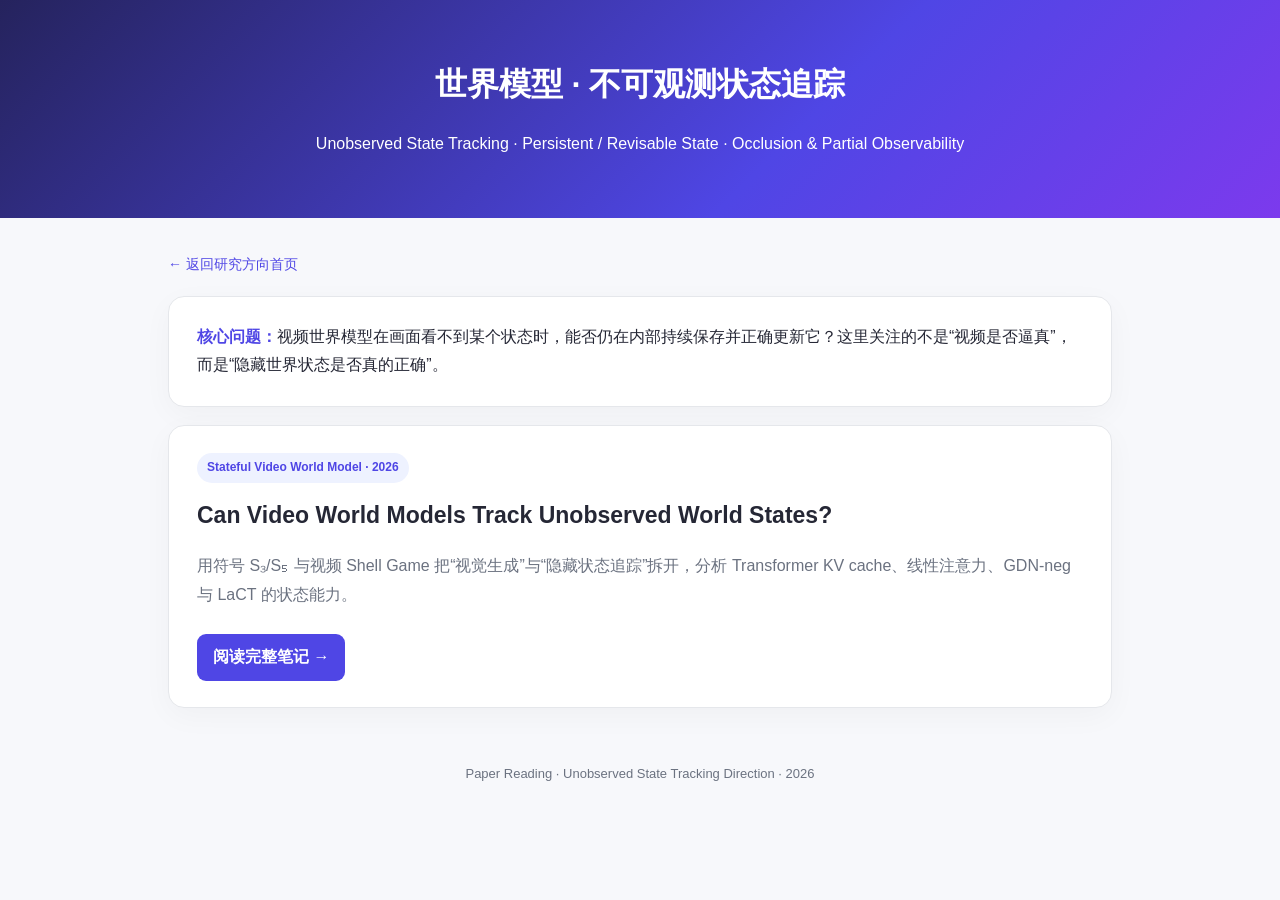
<file: docs/unobserved-state/index.html>
<!DOCTYPE html>
<html lang="zh-CN"><head><meta charset="UTF-8"><meta name="viewport" content="width=device-width,initial-scale=1.0">
<title>不可观测状态追踪｜Paper Reading</title>
<style>
:root{--a:#4f46e5;--al:#eef2ff;--t:#252735;--m:#6b7280;--b:#e5e7eb;--bg:#f7f8fb}
*{box-sizing:border-box}body{margin:0;background:var(--bg);color:var(--t);font-family:-apple-system,BlinkMacSystemFont,"PingFang SC","Microsoft YaHei",sans-serif;line-height:1.8}
header{padding:56px 20px 44px;text-align:center;color:white;background:linear-gradient(135deg,#25235d,#4f46e5 62%,#7c3aed)}
header h1{margin:0 0 12px;font-size:32px}.wrap{max-width:980px;margin:34px auto;padding:0 18px}.back{font-size:14px;margin-bottom:18px}.back a{color:var(--a);text-decoration:none}
.intro,.card{background:#fff;border:1px solid var(--b);border-radius:16px;padding:26px 28px;margin:18px 0;box-shadow:0 8px 30px rgba(0,0,0,.035)}
.intro strong{color:var(--a)}.tag{display:inline-block;background:var(--al);color:var(--a);border-radius:999px;padding:4px 10px;font-size:12px;font-weight:700}.card h2{margin:12px 0 8px;font-size:23px}.card p{color:var(--m)}
.card a{display:inline-block;margin-top:8px;color:white;background:var(--a);text-decoration:none;padding:9px 16px;border-radius:9px;font-weight:700}
footer{text-align:center;color:var(--m);font-size:13px;padding:20px 0 40px}</style></head>
<body><header><h1>世界模型 · 不可观测状态追踪</h1><p>Unobserved State Tracking · Persistent / Revisable State · Occlusion & Partial Observability</p></header>
<div class="wrap"><div class="back"><a href="../index.html">← 返回研究方向首页</a></div>
<div class="intro"><strong>核心问题：</strong>视频世界模型在画面看不到某个状态时，能否仍在内部持续保存并正确更新它？这里关注的不是“视频是否逼真”，而是“隐藏世界状态是否真的正确”。</div>
<div class="card"><span class="tag">Stateful Video World Model · 2026</span><h2>Can Video World Models Track Unobserved World States?</h2>
<p>用符号 S₃/S₅ 与视频 Shell Game 把“视觉生成”与“隐藏状态追踪”拆开，分析 Transformer KV cache、线性注意力、GDN-neg 与 LaCT 的状态能力。</p>
<a href="can-video-world-models-track-unobserved-world-states.html">阅读完整笔记 →</a></div></div>
<footer>Paper Reading · Unobserved State Tracking Direction · 2026</footer></body></html>
</file>
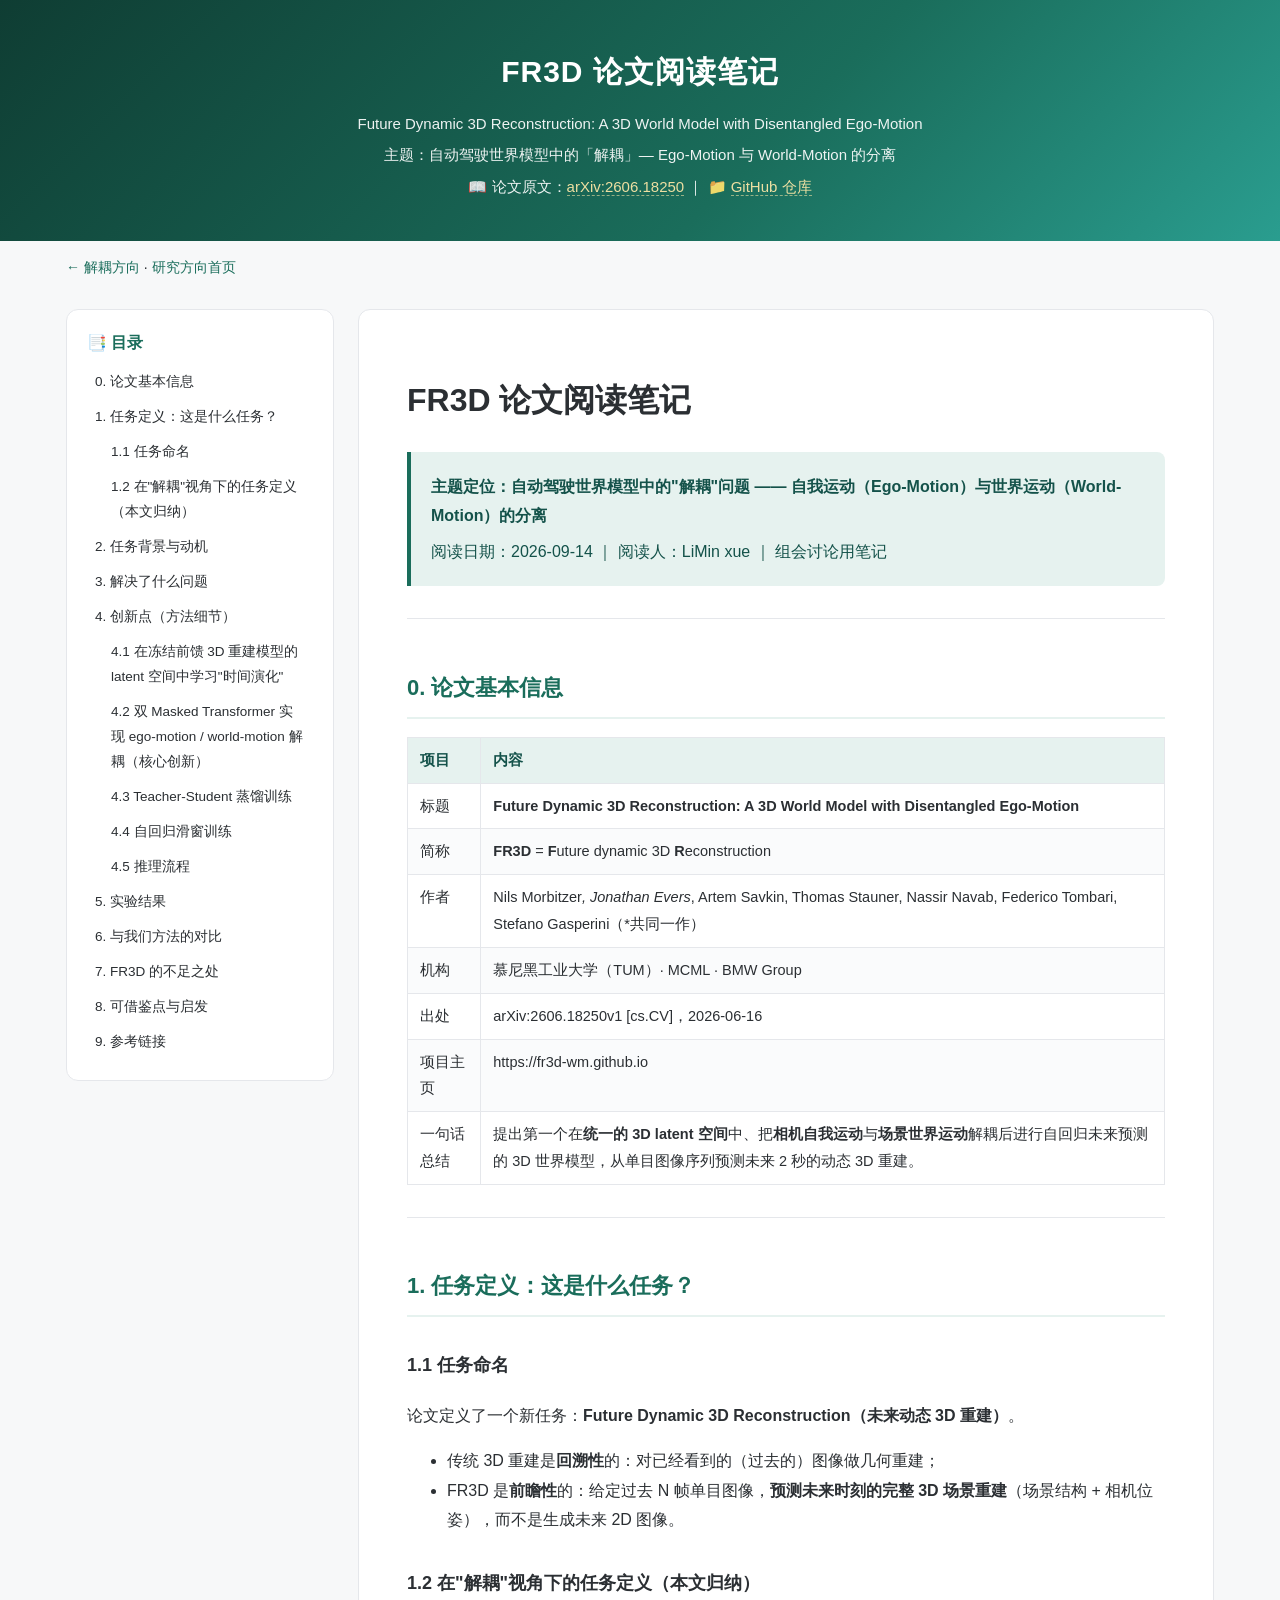
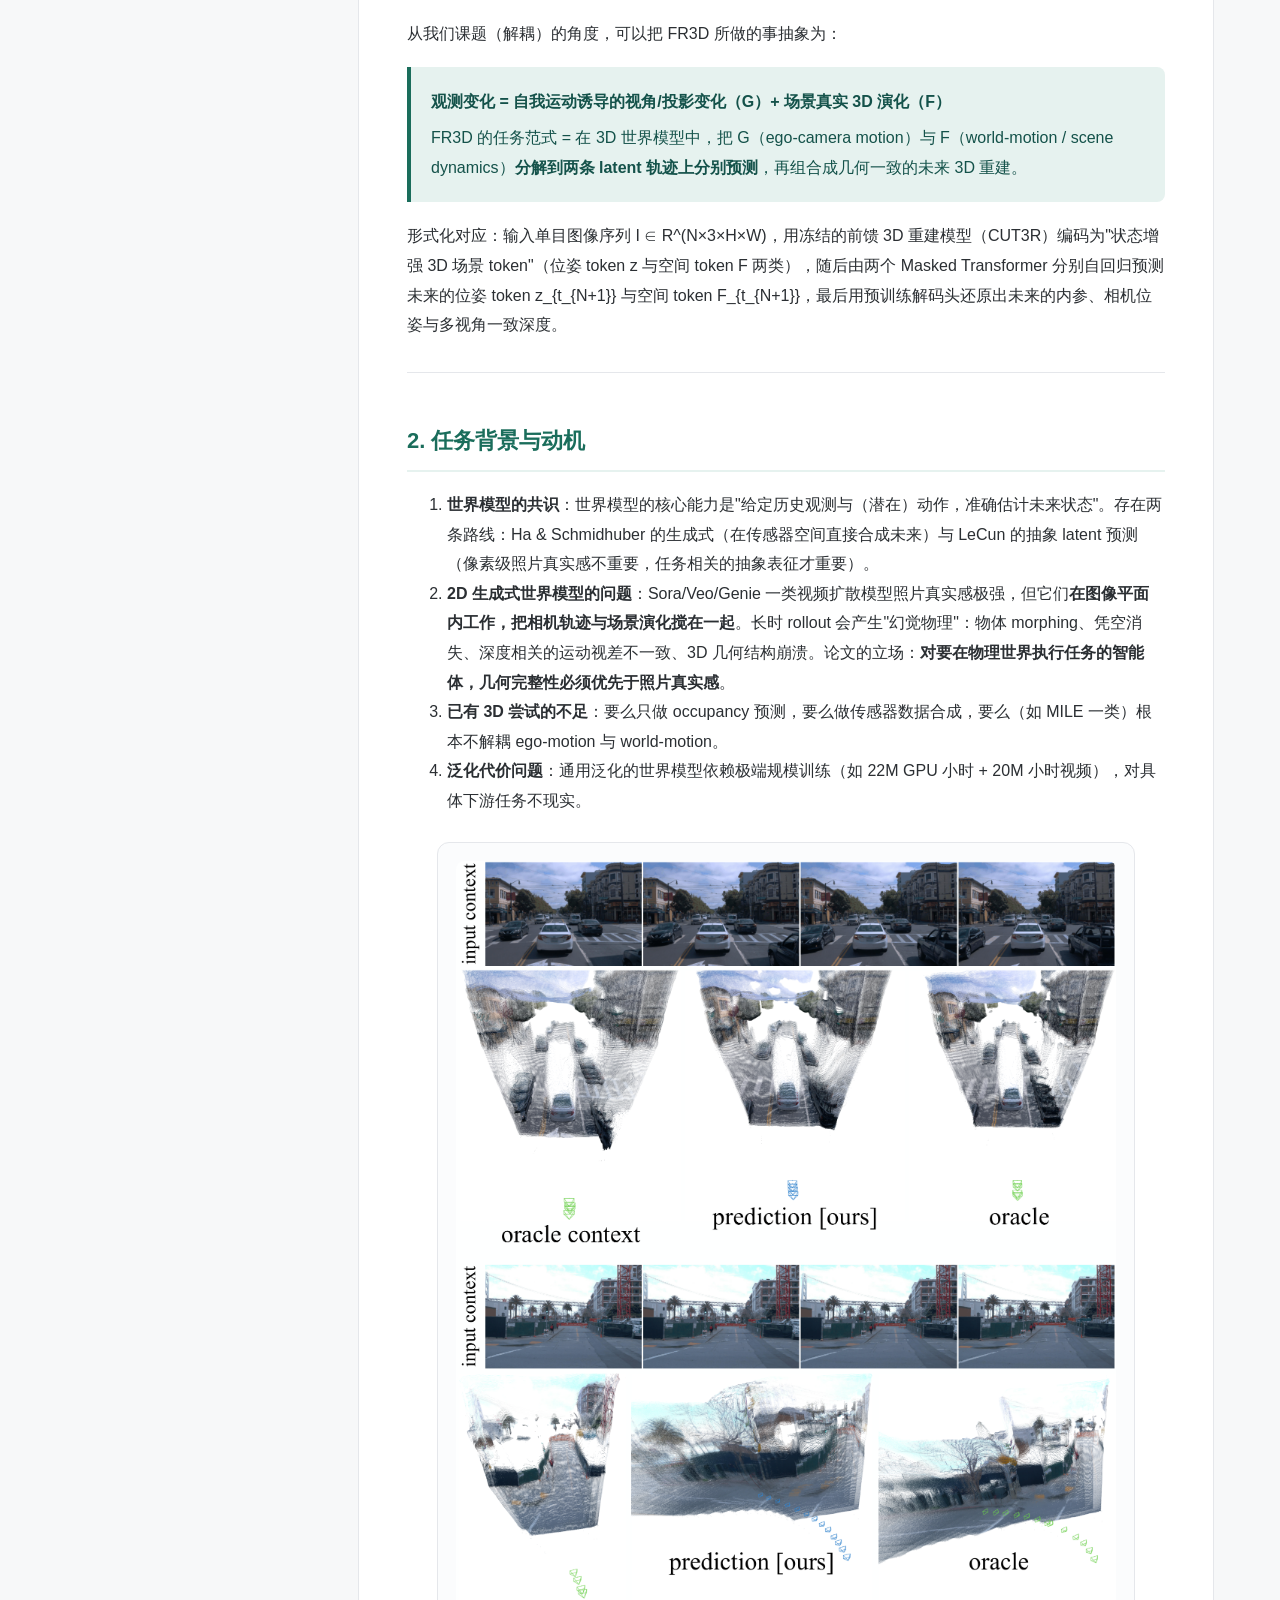
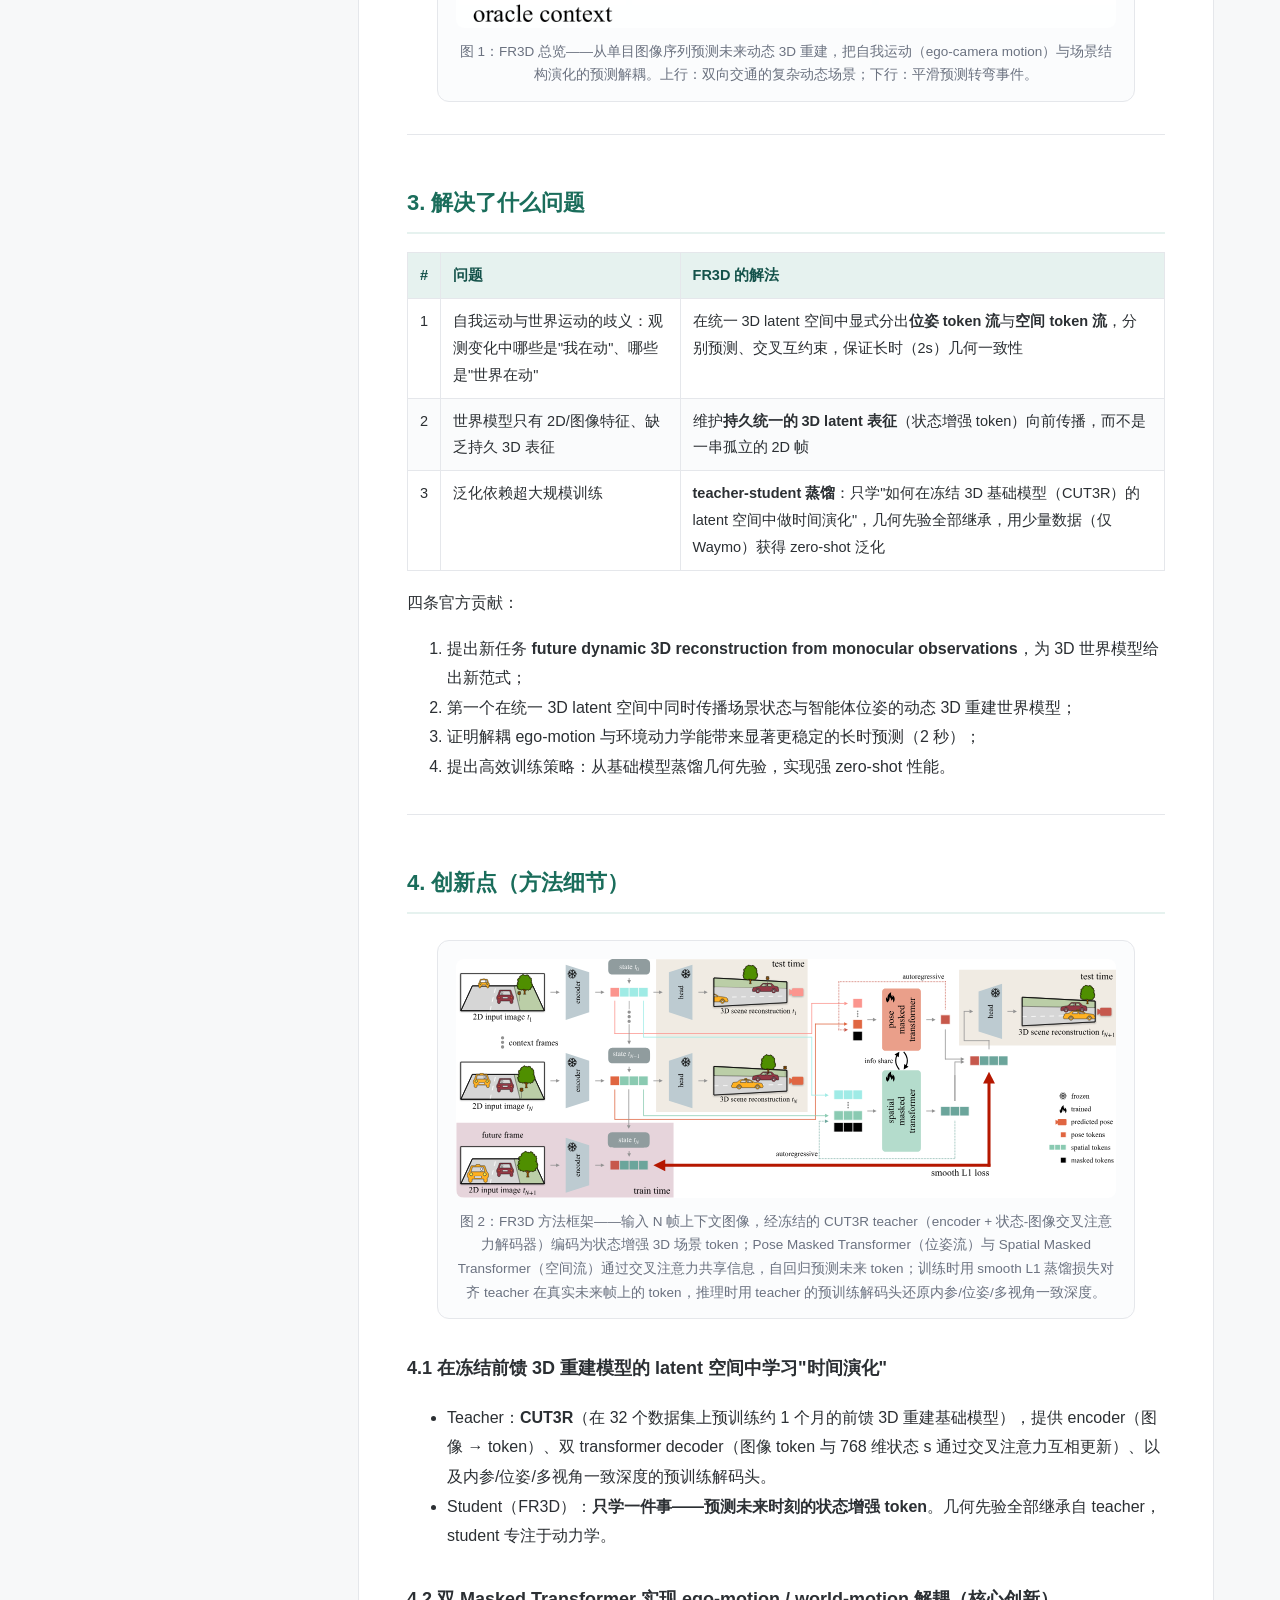
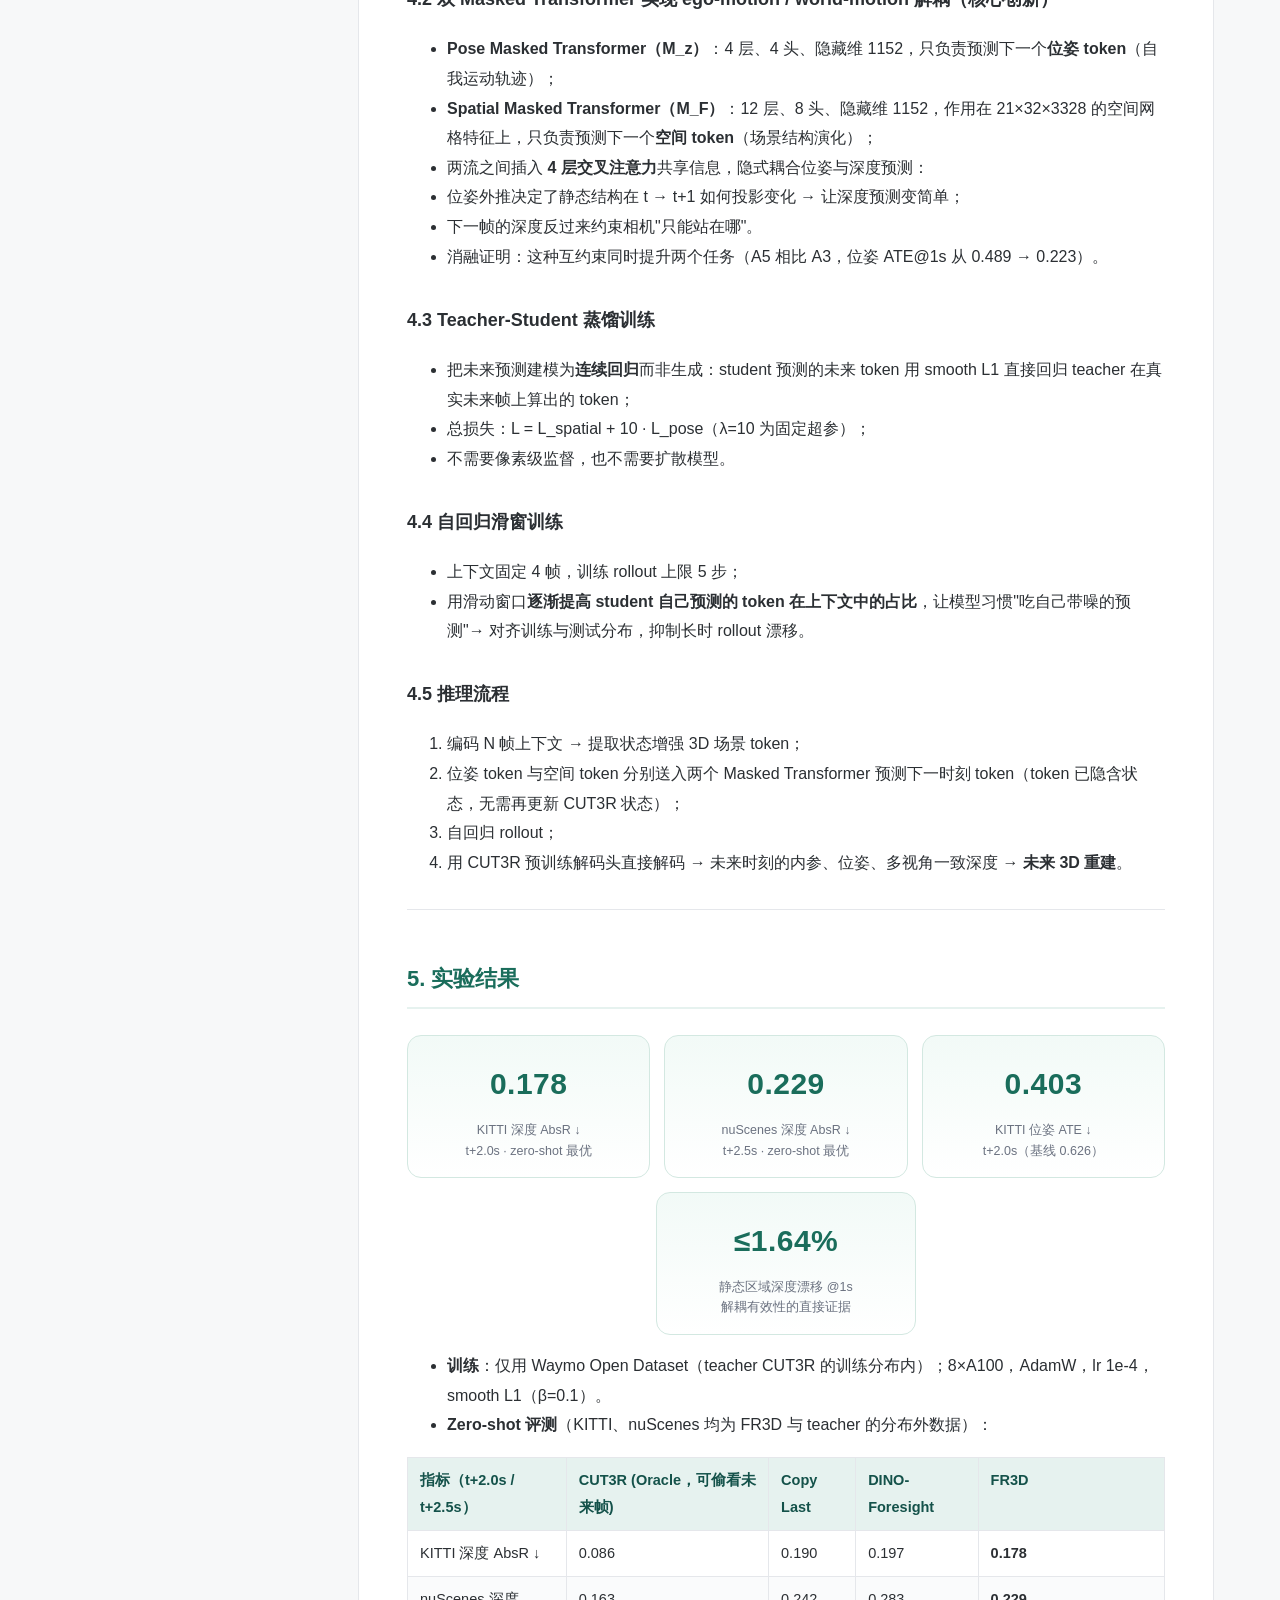
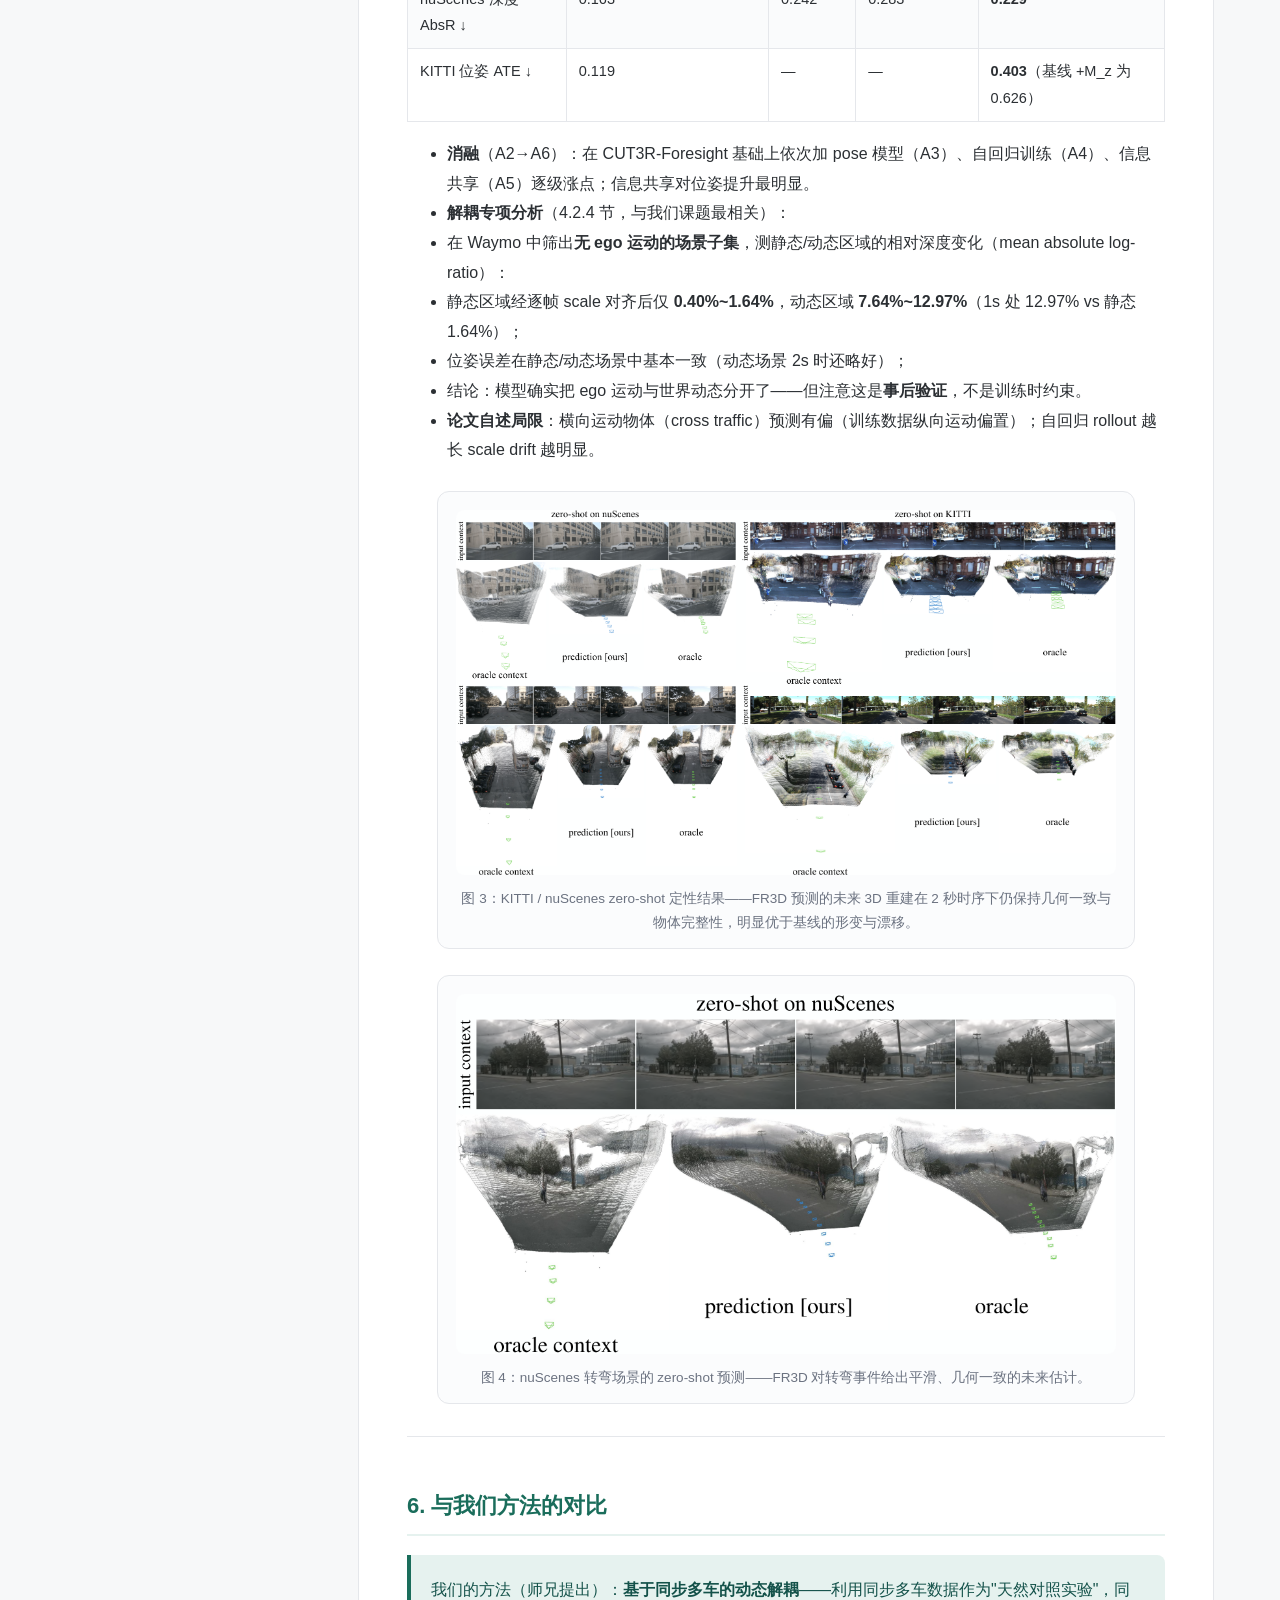
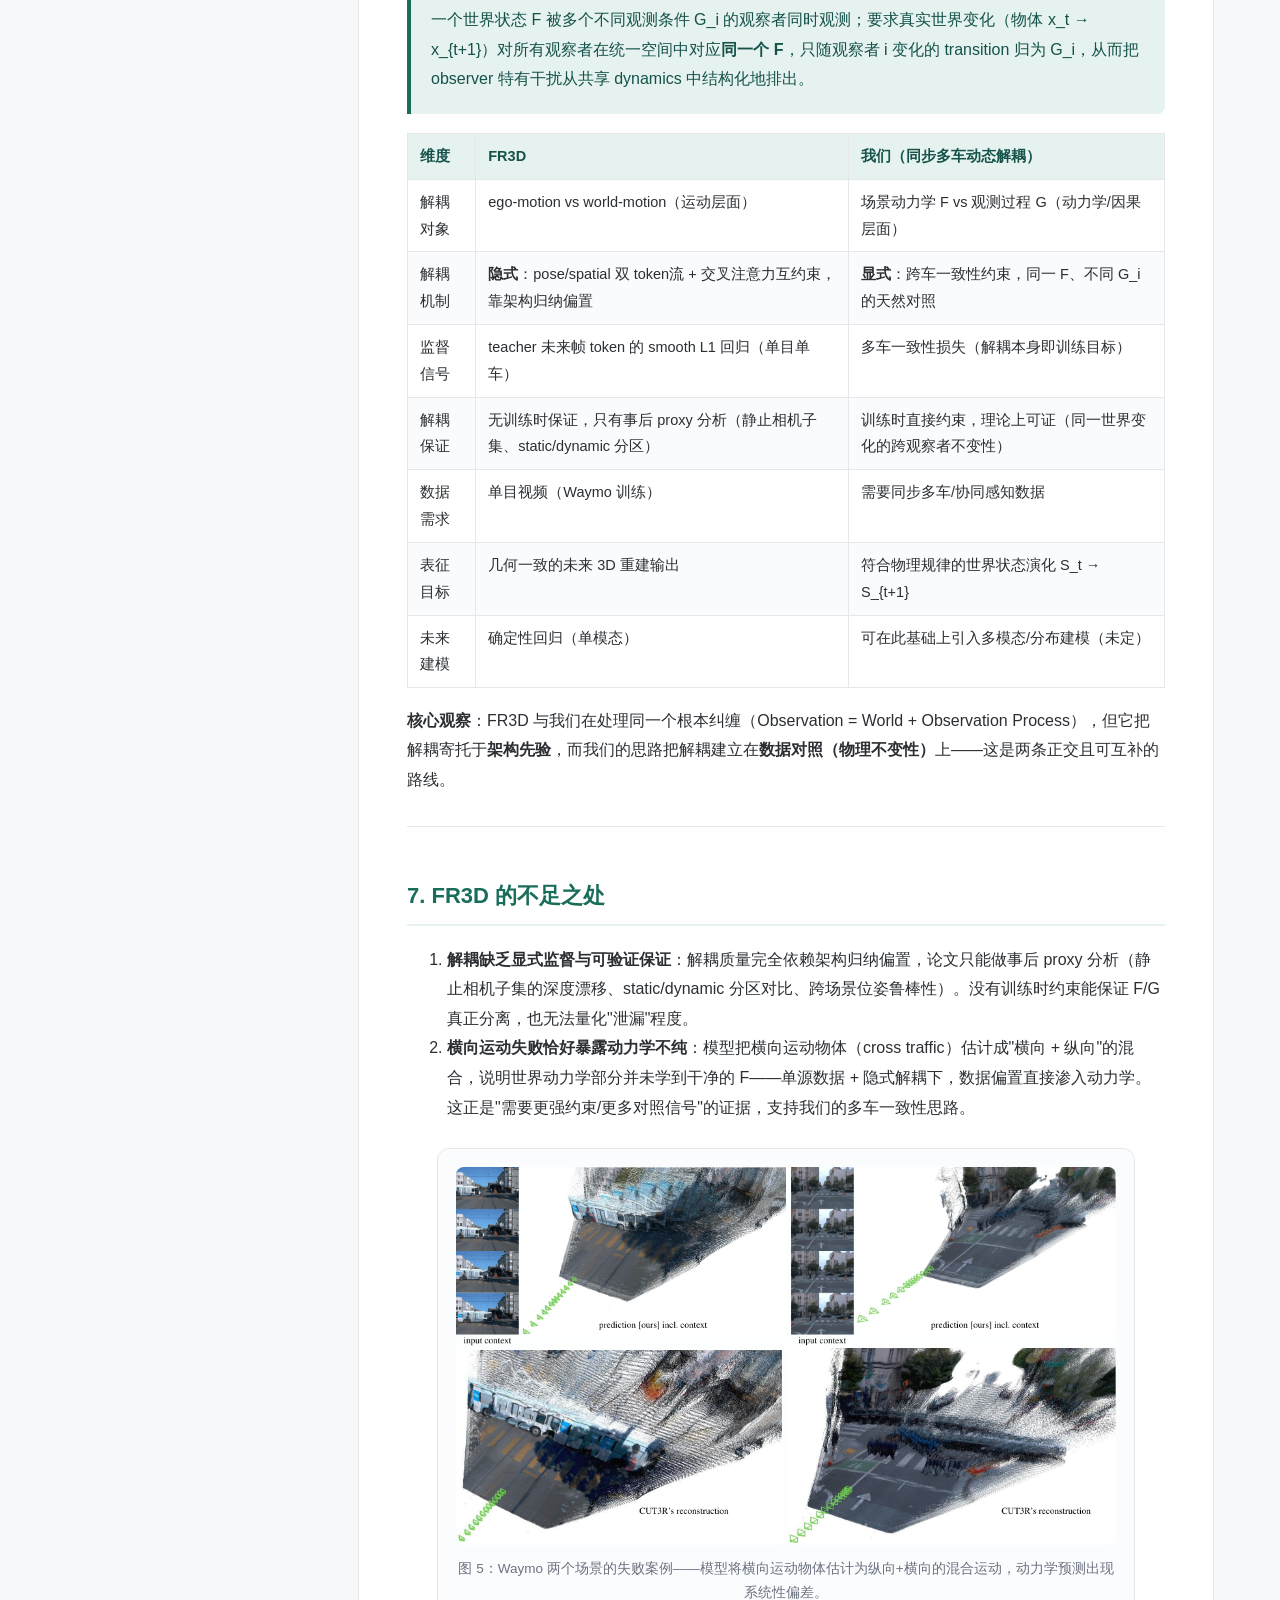
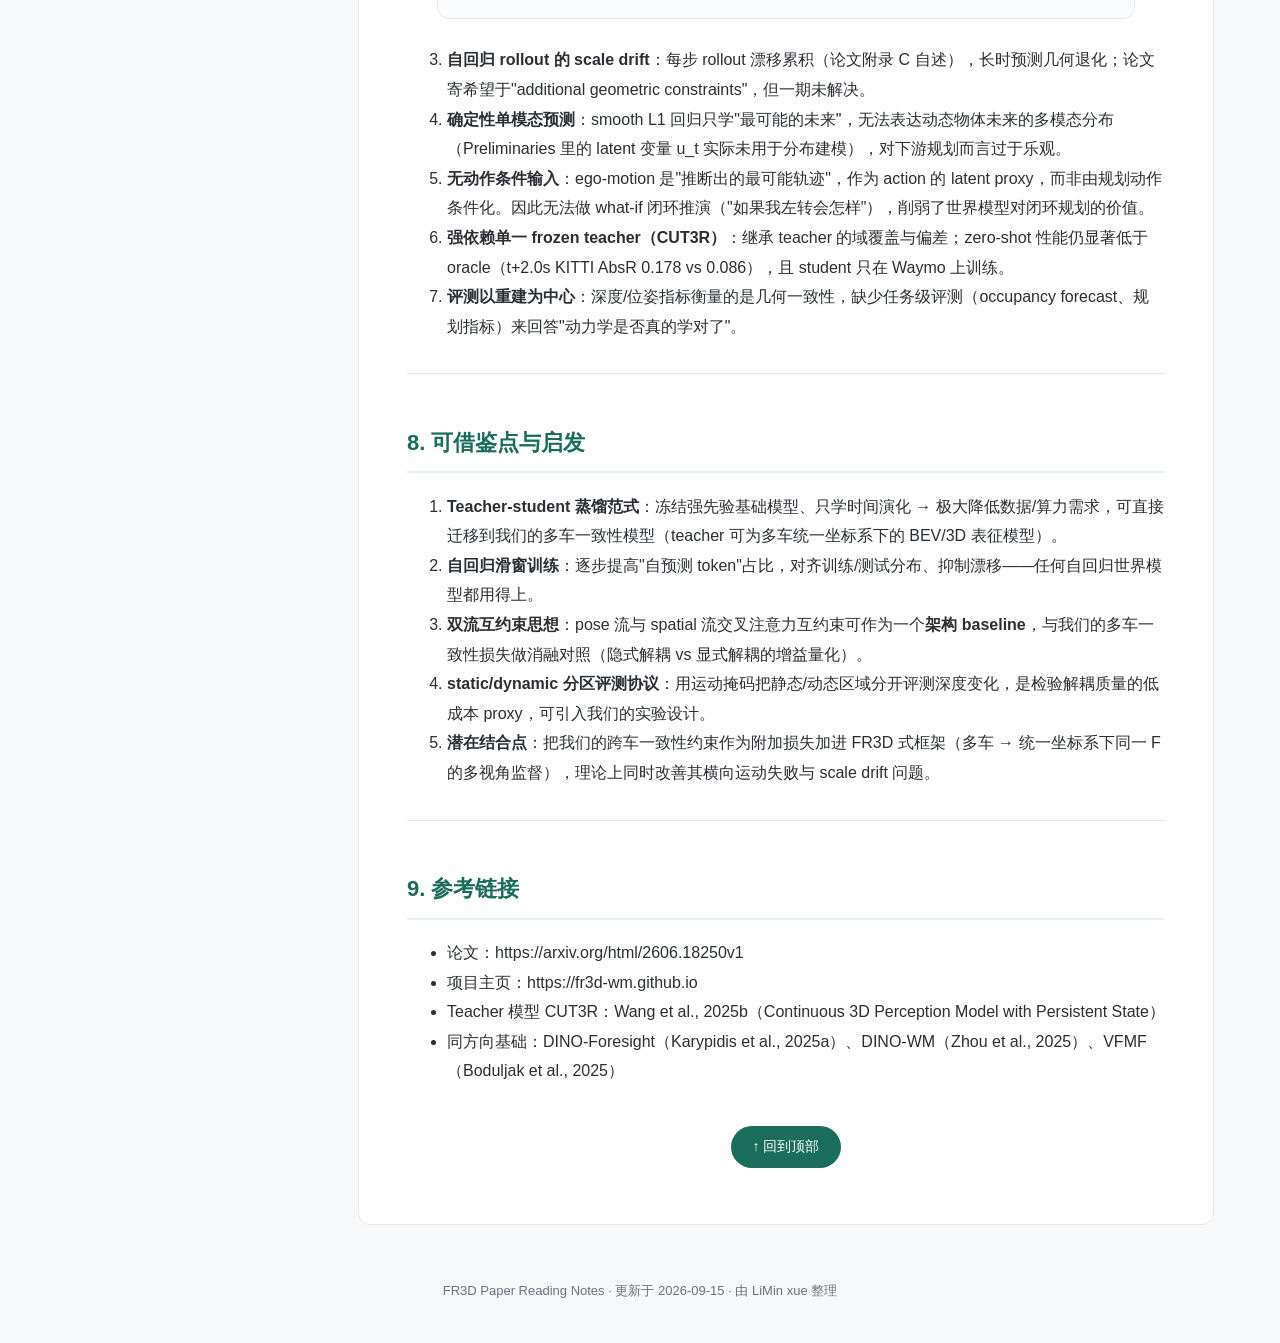
<file: docs/decoupling/fr3d.html>
<!DOCTYPE html>
<html lang="zh-CN">
<head>
<meta charset="UTF-8">
<meta name="viewport" content="width=device-width, initial-scale=1.0">
<title>FR3D 论文阅读笔记 · 自动驾驶世界模型中的解耦</title>
<style>
  :root {
    --accent: #1a6d5b; --accent-light: #e6f2ef; --text: #2b2f33;
    --muted: #6b7280; --border: #e5e7eb; --bg: #f7f8f9; --card: #ffffff;
  }
  * { box-sizing: border-box; }
  body {
    margin: 0; background: var(--bg); color: var(--text);
    font-family: -apple-system, BlinkMacSystemFont, "PingFang SC", "Hiragino Sans GB",
      "Microsoft YaHei", "Segoe UI", Roboto, sans-serif;
    line-height: 1.85; font-size: 16px;
  }
  header {
    background: linear-gradient(135deg, #0f3d33 0%, #1a6d5b 60%, #2a9d8f 100%);
    color: #fff; padding: 44px 20px 36px; text-align: center;
  }
  header h1 { margin: 0 0 10px; font-size: 30px; letter-spacing: 1px; }
  header p { margin: 4px 0; opacity: .92; font-size: 15px; }
  header a { color: #ffe9a8; text-decoration: none; border-bottom: 1px dashed rgba(255,233,168,.6); }
  .wrap { display: flex; max-width: 1180px; margin: 28px auto; gap: 24px; padding: 0 16px; align-items: flex-start; }
  nav.toc {
    flex: 0 0 268px; position: sticky; top: 20px; background: var(--card);
    border: 1px solid var(--border); border-radius: 12px; padding: 18px 20px; max-height: calc(100vh - 60px); overflow-y: auto;
  }
  .toc-title { font-weight: 700; margin-bottom: 10px; color: var(--accent); }
  nav.toc ul { list-style: none; margin: 0; padding: 0; }
  nav.toc li { margin: 4px 0; }
  nav.toc li.lv3 { padding-left: 16px; }
  nav.toc a { color: var(--text); text-decoration: none; font-size: 13.5px; display: block; border-radius: 6px; padding: 3px 8px; }
  nav.toc a:hover { background: var(--accent-light); color: var(--accent); }
  main {
    flex: 1; min-width: 0; background: var(--card); border: 1px solid var(--border);
    border-radius: 12px; padding: 40px 48px 56px;
  }
  h2 {
    color: var(--accent); font-size: 22px; margin-top: 2.2em; padding-bottom: 8px;
    border-bottom: 2px solid var(--accent-light);
  }
  h3 { font-size: 18px; margin-top: 1.8em; }
  blockquote {
    margin: 1.2em 0; padding: 14px 20px; background: var(--accent-light);
    border-left: 4px solid var(--accent); border-radius: 0 8px 8px 0; color: #14524a;
  }
  blockquote p { margin: 6px 0; }
  table { border-collapse: collapse; width: 100%; margin: 1.2em 0; font-size: 14.5px; }
  th { background: var(--accent-light); color: #14524a; }
  th, td { border: 1px solid var(--border); padding: 9px 12px; text-align: left; vertical-align: top; }
  tr:nth-child(even) td { background: #fafbfc; }
  code {
    background: #eef1f3; border-radius: 4px; padding: 2px 6px;
    font-family: "SF Mono", Menlo, Consolas, monospace; font-size: .9em;
  }
  pre code { display: block; padding: 14px; overflow-x: auto; }
  hr { border: none; border-top: 1px solid var(--border); margin: 2em 0; }
  figure {
    margin: 26px auto; text-align: center; max-width: 92%;
    background: #fbfcfd; border: 1px solid var(--border); border-radius: 12px; padding: 18px 18px 14px;
  }
  figure img {
    display: block; margin: 0 auto; max-width: 100%; height: auto; border-radius: 8px;
  }
  figcaption {
    font-size: 13.5px; color: var(--muted); text-align: center; margin-top: 12px; line-height: 1.75;
  }
  .stats {
    display: flex; flex-wrap: wrap; gap: 14px; justify-content: center; align-items: stretch; margin: 26px 0 8px;
  }
  .stat {
    flex: 1 1 210px; max-width: 260px; text-align: center; padding: 20px 14px 16px;
    background: linear-gradient(180deg, #f2faf7 0%, #ffffff 100%);
    border: 1px solid #d3e8e1; border-radius: 14px;
  }
  .stat-num { font-size: 30px; font-weight: 800; color: var(--accent); letter-spacing: .5px; }
  .stat-label { font-size: 12.5px; color: var(--muted); margin-top: 8px; line-height: 1.65; }
  .back-top { text-align: center; margin-top: 40px; }
  .back-top a {
    display: inline-block; padding: 8px 22px; border-radius: 999px; text-decoration: none;
    background: var(--accent); color: #fff; font-size: 14px;
  }
  footer { text-align: center; color: var(--muted); font-size: 13px; padding: 26px 0 40px; }
  @media (max-width: 900px) {
    .wrap { flex-direction: column; }
    nav.toc { position: static; max-height: none; flex: none; width: 100%; }
    main { padding: 24px 20px 40px; }
  }
</style>
</head>
<body>
<header>
  <h1>FR3D 论文阅读笔记</h1>
  <p>Future Dynamic 3D Reconstruction: A 3D World Model with Disentangled Ego-Motion</p>
  <p>主题：自动驾驶世界模型中的「解耦」— Ego-Motion 与 World-Motion 的分离</p>
  <p>📖 论文原文：<a href="https://arxiv.org/html/2606.18250v1" target="_blank">arXiv:2606.18250</a> ｜ 📁 <a href="https://github.com/LOIIIIIII/paper-reading" target="_blank">GitHub 仓库</a></p>
</header>
<div style="max-width:1180px;margin:14px auto 0;padding:0 16px;font-size:14px"><a style="color:#1a6d5b;text-decoration:none" href="index.html">← 解耦方向</a> · <a style="color:#1a6d5b;text-decoration:none" href="../index.html">研究方向首页</a></div>
<div class="wrap">
<nav class="toc"><div class="toc-title">📑 目录</div><ul><li class="lv2"><a href="#0-论文基本信息">0. 论文基本信息</a></li><li class="lv2"><a href="#1-任务定义-这是什么任务">1. 任务定义：这是什么任务？</a></li><li class="lv3"><a href="#1-1-任务命名">1.1 任务命名</a></li><li class="lv3"><a href="#1-2-在-解耦-视角下的任务定义-本文归纳">1.2 在&quot;解耦&quot;视角下的任务定义（本文归纳）</a></li><li class="lv2"><a href="#2-任务背景与动机">2. 任务背景与动机</a></li><li class="lv2"><a href="#3-解决了什么问题">3. 解决了什么问题</a></li><li class="lv2"><a href="#4-创新点-方法细节">4. 创新点（方法细节）</a></li><li class="lv3"><a href="#4-1-在冻结前馈-3d-重建模型的-latent-空间中学习-时间演化">4.1 在冻结前馈 3D 重建模型的 latent 空间中学习&quot;时间演化&quot;</a></li><li class="lv3"><a href="#4-2-双-masked-transformer-实现-ego-motion-world-motion-解耦-核心创新">4.2 双 Masked Transformer 实现 ego-motion / world-motion 解耦（核心创新）</a></li><li class="lv3"><a href="#4-3-teacher-student-蒸馏训练">4.3 Teacher-Student 蒸馏训练</a></li><li class="lv3"><a href="#4-4-自回归滑窗训练">4.4 自回归滑窗训练</a></li><li class="lv3"><a href="#4-5-推理流程">4.5 推理流程</a></li><li class="lv2"><a href="#5-实验结果">5. 实验结果</a></li><li class="lv2"><a href="#6-与我们方法的对比">6. 与我们方法的对比</a></li><li class="lv2"><a href="#7-fr3d-的不足之处">7. FR3D 的不足之处</a></li><li class="lv2"><a href="#8-可借鉴点与启发">8. 可借鉴点与启发</a></li><li class="lv2"><a href="#9-参考链接">9. 参考链接</a></li></ul></nav>
<main>
<h1>FR3D 论文阅读笔记</h1>
<blockquote>
<p><strong>主题定位：自动驾驶世界模型中的"解耦"问题 —— 自我运动（Ego-Motion）与世界运动（World-Motion）的分离</strong></p>
<p>阅读日期：2026-09-14 ｜ 阅读人：LiMin xue ｜ 组会讨论用笔记</p>
</blockquote>
<hr />
<h2 id="0-论文基本信息">0. 论文基本信息</h2>
<table>
<thead>
<tr>
<th>项目</th>
<th>内容</th>
</tr>
</thead>
<tbody>
<tr>
<td>标题</td>
<td><strong>Future Dynamic 3D Reconstruction: A 3D World Model with Disentangled Ego-Motion</strong></td>
</tr>
<tr>
<td>简称</td>
<td><strong>FR3D</strong> = <strong>F</strong>uture dynamic 3D <strong>R</strong>econstruction</td>
</tr>
<tr>
<td>作者</td>
<td>Nils Morbitzer<em>, Jonathan Evers</em>, Artem Savkin, Thomas Stauner, Nassir Navab, Federico Tombari, Stefano Gasperini（*共同一作）</td>
</tr>
<tr>
<td>机构</td>
<td>慕尼黑工业大学（TUM）· MCML · BMW Group</td>
</tr>
<tr>
<td>出处</td>
<td>arXiv:2606.18250v1 [cs.CV]，2026-06-16</td>
</tr>
<tr>
<td>项目主页</td>
<td>https://fr3d-wm.github.io</td>
</tr>
<tr>
<td>一句话总结</td>
<td>提出第一个在<strong>统一的 3D latent 空间</strong>中、把<strong>相机自我运动</strong>与<strong>场景世界运动</strong>解耦后进行自回归未来预测的 3D 世界模型，从单目图像序列预测未来 2 秒的动态 3D 重建。</td>
</tr>
</tbody>
</table>
<hr />
<h2 id="1-任务定义-这是什么任务">1. 任务定义：这是什么任务？</h2>
<h3 id="1-1-任务命名">1.1 任务命名</h3>
<p>论文定义了一个新任务：<strong>Future Dynamic 3D Reconstruction（未来动态 3D 重建）</strong>。</p>
<ul>
<li>传统 3D 重建是<strong>回溯性</strong>的：对已经看到的（过去的）图像做几何重建；</li>
<li>FR3D 是<strong>前瞻性</strong>的：给定过去 N 帧单目图像，<strong>预测未来时刻的完整 3D 场景重建</strong>（场景结构 + 相机位姿），而不是生成未来 2D 图像。</li>
</ul>
<h3 id="1-2-在-解耦-视角下的任务定义-本文归纳">1.2 在"解耦"视角下的任务定义（本文归纳）</h3>
<p>从我们课题（解耦）的角度，可以把 FR3D 所做的事抽象为：</p>
<blockquote>
<p><strong>观测变化 = 自我运动诱导的视角/投影变化（G）+ 场景真实 3D 演化（F）</strong></p>
<p>FR3D 的任务范式 = 在 3D 世界模型中，把 G（ego-camera motion）与 F（world-motion / scene dynamics）<strong>分解到两条 latent 轨迹上分别预测</strong>，再组合成几何一致的未来 3D 重建。</p>
</blockquote>
<p>形式化对应：输入单目图像序列 I ∈ R^(N×3×H×W)，用冻结的前馈 3D 重建模型（CUT3R）编码为"状态增强 3D 场景 token"（位姿 token z 与空间 token F 两类），随后由两个 Masked Transformer 分别自回归预测未来的位姿 token z_{t_{N+1}} 与空间 token F_{t_{N+1}}，最后用预训练解码头还原出未来的内参、相机位姿与多视角一致深度。</p>
<hr />
<h2 id="2-任务背景与动机">2. 任务背景与动机</h2>
<ol>
<li><strong>世界模型的共识</strong>：世界模型的核心能力是"给定历史观测与（潜在）动作，准确估计未来状态"。存在两条路线：Ha &amp; Schmidhuber 的生成式（在传感器空间直接合成未来）与 LeCun 的抽象 latent 预测（像素级照片真实感不重要，任务相关的抽象表征才重要）。</li>
<li><strong>2D 生成式世界模型的问题</strong>：Sora/Veo/Genie 一类视频扩散模型照片真实感极强，但它们<strong>在图像平面内工作，把相机轨迹与场景演化搅在一起</strong>。长时 rollout 会产生"幻觉物理"：物体 morphing、凭空消失、深度相关的运动视差不一致、3D 几何结构崩溃。论文的立场：<strong>对要在物理世界执行任务的智能体，几何完整性必须优先于照片真实感</strong>。</li>
<li><strong>已有 3D 尝试的不足</strong>：要么只做 occupancy 预测，要么做传感器数据合成，要么（如 MILE 一类）根本不解耦 ego-motion 与 world-motion。</li>
<li><strong>泛化代价问题</strong>：通用泛化的世界模型依赖极端规模训练（如 22M GPU 小时 + 20M 小时视频），对具体下游任务不现实。</li>
</ol>
<figure><img alt="FR3D 效果总览图" src="../images/fig1_teaser.png"><figcaption>图 1：FR3D 总览——从单目图像序列预测未来动态 3D 重建，把自我运动（ego-camera motion）与场景结构演化的预测解耦。上行：双向交通的复杂动态场景；下行：平滑预测转弯事件。</figcaption></figure>
<hr />
<h2 id="3-解决了什么问题">3. 解决了什么问题</h2>
<table>
<thead>
<tr>
<th>#</th>
<th>问题</th>
<th>FR3D 的解法</th>
</tr>
</thead>
<tbody>
<tr>
<td>1</td>
<td>自我运动与世界运动的歧义：观测变化中哪些是"我在动"、哪些是"世界在动"</td>
<td>在统一 3D latent 空间中显式分出<strong>位姿 token 流</strong>与<strong>空间 token 流</strong>，分别预测、交叉互约束，保证长时（2s）几何一致性</td>
</tr>
<tr>
<td>2</td>
<td>世界模型只有 2D/图像特征、缺乏持久 3D 表征</td>
<td>维护<strong>持久统一的 3D latent 表征</strong>（状态增强 token）向前传播，而不是一串孤立的 2D 帧</td>
</tr>
<tr>
<td>3</td>
<td>泛化依赖超大规模训练</td>
<td><strong>teacher-student 蒸馏</strong>：只学"如何在冻结 3D 基础模型（CUT3R）的 latent 空间中做时间演化"，几何先验全部继承，用少量数据（仅 Waymo）获得 zero-shot 泛化</td>
</tr>
</tbody>
</table>
<p>四条官方贡献：</p>
<ol>
<li>提出新任务 <strong>future dynamic 3D reconstruction from monocular observations</strong>，为 3D 世界模型给出新范式；</li>
<li>第一个在统一 3D latent 空间中同时传播场景状态与智能体位姿的动态 3D 重建世界模型；</li>
<li>证明解耦 ego-motion 与环境动力学能带来显著更稳定的长时预测（2 秒）；</li>
<li>提出高效训练策略：从基础模型蒸馏几何先验，实现强 zero-shot 性能。</li>
</ol>
<hr />
<h2 id="4-创新点-方法细节">4. 创新点（方法细节）</h2>
<figure><img alt="FR3D 模型框架图" src="../images/fig2_framework.svg"><figcaption>图 2：FR3D 方法框架——输入 N 帧上下文图像，经冻结的 CUT3R teacher（encoder + 状态-图像交叉注意力解码器）编码为状态增强 3D 场景 token；Pose Masked Transformer（位姿流）与 Spatial Masked Transformer（空间流）通过交叉注意力共享信息，自回归预测未来 token；训练时用 smooth L1 蒸馏损失对齐 teacher 在真实未来帧上的 token，推理时用 teacher 的预训练解码头还原内参/位姿/多视角一致深度。</figcaption></figure>
<h3 id="4-1-在冻结前馈-3d-重建模型的-latent-空间中学习-时间演化">4.1 在冻结前馈 3D 重建模型的 latent 空间中学习"时间演化"</h3>
<ul>
<li>Teacher：<strong>CUT3R</strong>（在 32 个数据集上预训练约 1 个月的前馈 3D 重建基础模型），提供 encoder（图像 → token）、双 transformer decoder（图像 token 与 768 维状态 s 通过交叉注意力互相更新）、以及内参/位姿/多视角一致深度的预训练解码头。</li>
<li>Student（FR3D）：<strong>只学一件事——预测未来时刻的状态增强 token</strong>。几何先验全部继承自 teacher，student 专注于动力学。</li>
</ul>
<h3 id="4-2-双-masked-transformer-实现-ego-motion-world-motion-解耦-核心创新">4.2 双 Masked Transformer 实现 ego-motion / world-motion 解耦（核心创新）</h3>
<ul>
<li><strong>Pose Masked Transformer（M_z）</strong>：4 层、4 头、隐藏维 1152，只负责预测下一个<strong>位姿 token</strong>（自我运动轨迹）；</li>
<li><strong>Spatial Masked Transformer（M_F）</strong>：12 层、8 头、隐藏维 1152，作用在 21×32×3328 的空间网格特征上，只负责预测下一个<strong>空间 token</strong>（场景结构演化）；</li>
<li>两流之间插入 <strong>4 层交叉注意力</strong>共享信息，隐式耦合位姿与深度预测：</li>
<li>位姿外推决定了静态结构在 t → t+1 如何投影变化 → 让深度预测变简单；</li>
<li>下一帧的深度反过来约束相机"只能站在哪"。</li>
<li>消融证明：这种互约束同时提升两个任务（A5 相比 A3，位姿 ATE@1s 从 0.489 → 0.223）。</li>
</ul>
<h3 id="4-3-teacher-student-蒸馏训练">4.3 Teacher-Student 蒸馏训练</h3>
<ul>
<li>把未来预测建模为<strong>连续回归</strong>而非生成：student 预测的未来 token 用 smooth L1 直接回归 teacher 在真实未来帧上算出的 token；</li>
<li>总损失：L = L_spatial + 10 · L_pose（λ=10 为固定超参）；</li>
<li>不需要像素级监督，也不需要扩散模型。</li>
</ul>
<h3 id="4-4-自回归滑窗训练">4.4 自回归滑窗训练</h3>
<ul>
<li>上下文固定 4 帧，训练 rollout 上限 5 步；</li>
<li>用滑动窗口<strong>逐渐提高 student 自己预测的 token 在上下文中的占比</strong>，让模型习惯"吃自己带噪的预测"→ 对齐训练与测试分布，抑制长时 rollout 漂移。</li>
</ul>
<h3 id="4-5-推理流程">4.5 推理流程</h3>
<ol>
<li>编码 N 帧上下文 → 提取状态增强 3D 场景 token；</li>
<li>位姿 token 与空间 token 分别送入两个 Masked Transformer 预测下一时刻 token（token 已隐含状态，无需再更新 CUT3R 状态）；</li>
<li>自回归 rollout；</li>
<li>用 CUT3R 预训练解码头直接解码 → 未来时刻的内参、位姿、多视角一致深度 → <strong>未来 3D 重建</strong>。</li>
</ol>
<hr />
<h2 id="5-实验结果">5. 实验结果</h2>

<div class="stats">
  <div class="stat"><div class="stat-num">0.178</div><div class="stat-label">KITTI 深度 AbsR ↓<br>t+2.0s · zero-shot 最优</div></div>
  <div class="stat"><div class="stat-num">0.229</div><div class="stat-label">nuScenes 深度 AbsR ↓<br>t+2.5s · zero-shot 最优</div></div>
  <div class="stat"><div class="stat-num">0.403</div><div class="stat-label">KITTI 位姿 ATE ↓<br>t+2.0s（基线 0.626）</div></div>
  <div class="stat"><div class="stat-num">≤1.64%</div><div class="stat-label">静态区域深度漂移 @1s<br>解耦有效性的直接证据</div></div>
</div>

<ul>
<li><strong>训练</strong>：仅用 Waymo Open Dataset（teacher CUT3R 的训练分布内）；8×A100，AdamW，lr 1e-4，smooth L1（β=0.1）。</li>
<li><strong>Zero-shot 评测</strong>（KITTI、nuScenes 均为 FR3D 与 teacher 的分布外数据）：</li>
</ul>
<table>
<thead>
<tr>
<th>指标（t+2.0s / t+2.5s）</th>
<th>CUT3R (Oracle，可偷看未来帧)</th>
<th>Copy Last</th>
<th>DINO-Foresight</th>
<th><strong>FR3D</strong></th>
</tr>
</thead>
<tbody>
<tr>
<td>KITTI 深度 AbsR ↓</td>
<td>0.086</td>
<td>0.190</td>
<td>0.197</td>
<td><strong>0.178</strong></td>
</tr>
<tr>
<td>nuScenes 深度 AbsR ↓</td>
<td>0.163</td>
<td>0.242</td>
<td>0.283</td>
<td><strong>0.229</strong></td>
</tr>
<tr>
<td>KITTI 位姿 ATE ↓</td>
<td>0.119</td>
<td>—</td>
<td>—</td>
<td><strong>0.403</strong>（基线 +M_z 为 0.626）</td>
</tr>
</tbody>
</table>
<ul>
<li><strong>消融</strong>（A2→A6）：在 CUT3R-Foresight 基础上依次加 pose 模型（A3）、自回归训练（A4）、信息共享（A5）逐级涨点；信息共享对位姿提升最明显。</li>
<li><strong>解耦专项分析</strong>（4.2.4 节，与我们课题最相关）：</li>
<li>在 Waymo 中筛出<strong>无 ego 运动的场景子集</strong>，测静态/动态区域的相对深度变化（mean absolute log-ratio）：</li>
<li>静态区域经逐帧 scale 对齐后仅 <strong>0.40%~1.64%</strong>，动态区域 <strong>7.64%~12.97%</strong>（1s 处 12.97% vs 静态 1.64%）；</li>
<li>位姿误差在静态/动态场景中基本一致（动态场景 2s 时还略好）；</li>
<li>结论：模型确实把 ego 运动与世界动态分开了——但注意这是<strong>事后验证</strong>，不是训练时约束。</li>
<li><strong>论文自述局限</strong>：横向运动物体（cross traffic）预测有偏（训练数据纵向运动偏置）；自回归 rollout 越长 scale drift 越明显。</li>
</ul>
<figure><img alt="FR3D zero-shot 定性结果" src="../images/fig3_qualitative.png"><figcaption>图 3：KITTI / nuScenes zero-shot 定性结果——FR3D 预测的未来 3D 重建在 2 秒时序下仍保持几何一致与物体完整性，明显优于基线的形变与漂移。</figcaption></figure>
<figure><img alt="转弯场景预测" src="../images/fig4_turn.png"><figcaption>图 4：nuScenes 转弯场景的 zero-shot 预测——FR3D 对转弯事件给出平滑、几何一致的未来估计。</figcaption></figure>
<hr />
<h2 id="6-与我们方法的对比">6. 与我们方法的对比</h2>
<blockquote>
<p>我们的方法（师兄提出）：<strong>基于同步多车的动态解耦</strong>——利用同步多车数据作为"天然对照实验"，同一个世界状态 F 被多个不同观测条件 G_i 的观察者同时观测；要求真实世界变化（物体 x_t → x_{t+1}）对所有观察者在统一空间中对应<strong>同一个 F</strong>，只随观察者 i 变化的 transition 归为 G_i，从而把 observer 特有干扰从共享 dynamics 中结构化地排出。</p>
</blockquote>
<table>
<thead>
<tr>
<th>维度</th>
<th>FR3D</th>
<th>我们（同步多车动态解耦）</th>
</tr>
</thead>
<tbody>
<tr>
<td>解耦对象</td>
<td>ego-motion vs world-motion（运动层面）</td>
<td>场景动力学 F vs 观测过程 G（动力学/因果层面）</td>
</tr>
<tr>
<td>解耦机制</td>
<td><strong>隐式</strong>：pose/spatial 双 token流 + 交叉注意力互约束，靠架构归纳偏置</td>
<td><strong>显式</strong>：跨车一致性约束，同一 F、不同 G_i 的天然对照</td>
</tr>
<tr>
<td>监督信号</td>
<td>teacher 未来帧 token 的 smooth L1 回归（单目单车）</td>
<td>多车一致性损失（解耦本身即训练目标）</td>
</tr>
<tr>
<td>解耦保证</td>
<td>无训练时保证，只有事后 proxy 分析（静止相机子集、static/dynamic 分区）</td>
<td>训练时直接约束，理论上可证（同一世界变化的跨观察者不变性）</td>
</tr>
<tr>
<td>数据需求</td>
<td>单目视频（Waymo 训练）</td>
<td>需要同步多车/协同感知数据</td>
</tr>
<tr>
<td>表征目标</td>
<td>几何一致的未来 3D 重建输出</td>
<td>符合物理规律的世界状态演化 S_t → S_{t+1}</td>
</tr>
<tr>
<td>未来建模</td>
<td>确定性回归（单模态）</td>
<td>可在此基础上引入多模态/分布建模（未定）</td>
</tr>
</tbody>
</table>
<p><strong>核心观察</strong>：FR3D 与我们在处理同一个根本纠缠（Observation = World + Observation Process），但它把解耦寄托于<strong>架构先验</strong>，而我们的思路把解耦建立在<strong>数据对照（物理不变性）</strong>上——这是两条正交且可互补的路线。</p>
<hr />
<h2 id="7-fr3d-的不足之处">7. FR3D 的不足之处</h2>
<ol>
<li><strong>解耦缺乏显式监督与可验证保证</strong>：解耦质量完全依赖架构归纳偏置，论文只能做事后 proxy 分析（静止相机子集的深度漂移、static/dynamic 分区对比、跨场景位姿鲁棒性）。没有训练时约束能保证 F/G 真正分离，也无法量化"泄漏"程度。</li>
<li><strong>横向运动失败恰好暴露动力学不纯</strong>：模型把横向运动物体（cross traffic）估计成"横向 + 纵向"的混合，说明世界动力学部分并未学到干净的 F——单源数据 + 隐式解耦下，数据偏置直接渗入动力学。这正是"需要更强约束/更多对照信号"的证据，支持我们的多车一致性思路。</li>
</ol>
<figure><img alt="FR3D 失败案例" src="../images/fig5_failure.png"><figcaption>图 5：Waymo 两个场景的失败案例——模型将横向运动物体估计为纵向+横向的混合运动，动力学预测出现系统性偏差。</figcaption></figure>
<ol start="3">
<li><strong>自回归 rollout 的 scale drift</strong>：每步 rollout 漂移累积（论文附录 C 自述），长时预测几何退化；论文寄希望于"additional geometric constraints"，但一期未解决。</li>
<li><strong>确定性单模态预测</strong>：smooth L1 回归只学"最可能的未来"，无法表达动态物体未来的多模态分布（Preliminaries 里的 latent 变量 u_t 实际未用于分布建模），对下游规划而言过于乐观。</li>
<li><strong>无动作条件输入</strong>：ego-motion 是"推断出的最可能轨迹"，作为 action 的 latent proxy，而非由规划动作条件化。因此无法做 what-if 闭环推演（"如果我左转会怎样"），削弱了世界模型对闭环规划的价值。</li>
<li><strong>强依赖单一 frozen teacher（CUT3R）</strong>：继承 teacher 的域覆盖与偏差；zero-shot 性能仍显著低于 oracle（t+2.0s KITTI AbsR 0.178 vs 0.086），且 student 只在 Waymo 上训练。</li>
<li><strong>评测以重建为中心</strong>：深度/位姿指标衡量的是几何一致性，缺少任务级评测（occupancy forecast、规划指标）来回答"动力学是否真的学对了"。</li>
</ol>
<hr />
<h2 id="8-可借鉴点与启发">8. 可借鉴点与启发</h2>
<ol>
<li><strong>Teacher-student 蒸馏范式</strong>：冻结强先验基础模型、只学时间演化 → 极大降低数据/算力需求，可直接迁移到我们的多车一致性模型（teacher 可为多车统一坐标系下的 BEV/3D 表征模型）。</li>
<li><strong>自回归滑窗训练</strong>：逐步提高"自预测 token"占比，对齐训练/测试分布、抑制漂移——任何自回归世界模型都用得上。</li>
<li><strong>双流互约束思想</strong>：pose 流与 spatial 流交叉注意力互约束可作为一个<strong>架构 baseline</strong>，与我们的多车一致性损失做消融对照（隐式解耦 vs 显式解耦的增益量化）。</li>
<li><strong>static/dynamic 分区评测协议</strong>：用运动掩码把静态/动态区域分开评测深度变化，是检验解耦质量的低成本 proxy，可引入我们的实验设计。</li>
<li><strong>潜在结合点</strong>：把我们的跨车一致性约束作为附加损失加进 FR3D 式框架（多车 → 统一坐标系下同一 F 的多视角监督），理论上同时改善其横向运动失败与 scale drift 问题。</li>
</ol>
<hr />
<h2 id="9-参考链接">9. 参考链接</h2>
<ul>
<li>论文：https://arxiv.org/html/2606.18250v1</li>
<li>项目主页：https://fr3d-wm.github.io</li>
<li>Teacher 模型 CUT3R：Wang et al., 2025b（Continuous 3D Perception Model with Persistent State）</li>
<li>同方向基础：DINO-Foresight（Karypidis et al., 2025a）、DINO-WM（Zhou et al., 2025）、VFMF（Boduljak et al., 2025）</li>
</ul>
<div class="back-top"><a href="#">↑ 回到顶部</a></div>
</main>
</div>
<footer>FR3D Paper Reading Notes · 更新于 2026-09-15 · 由 LiMin xue 整理</footer>
</body>
</html>
</file>
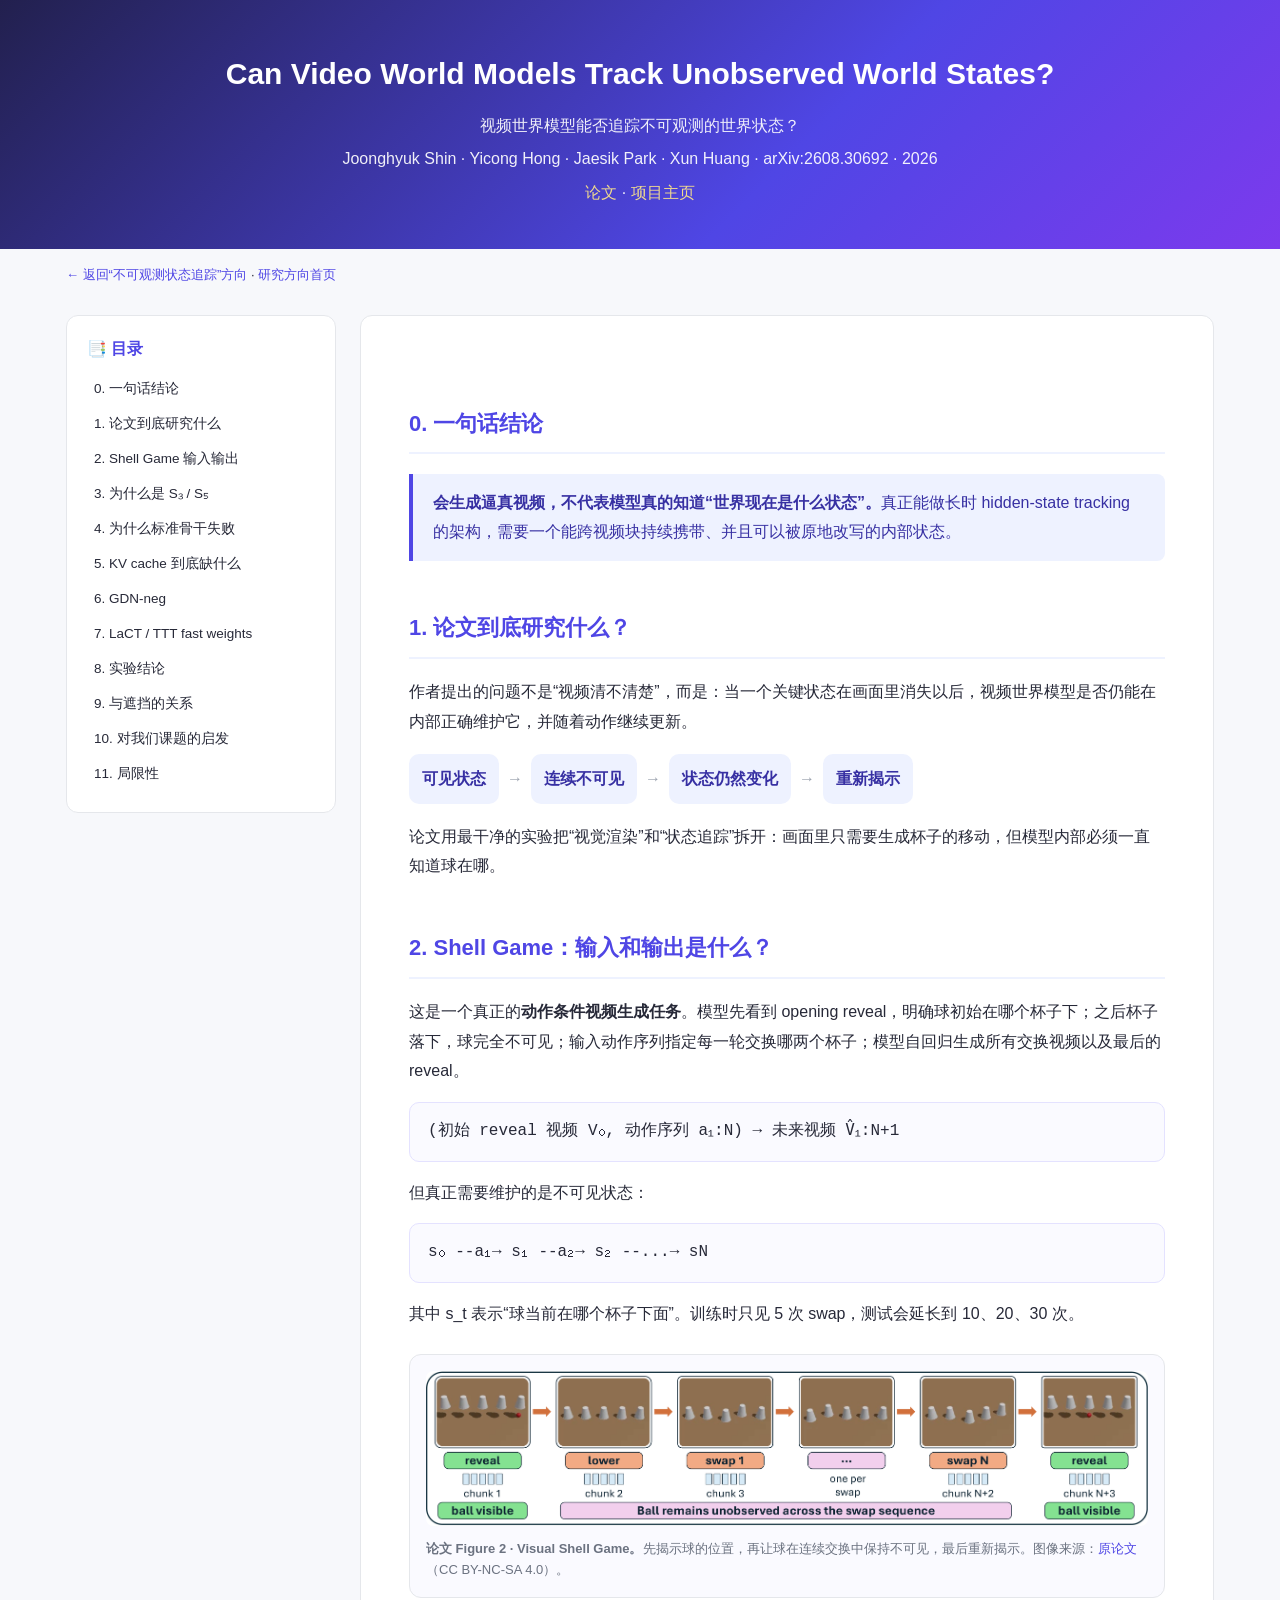
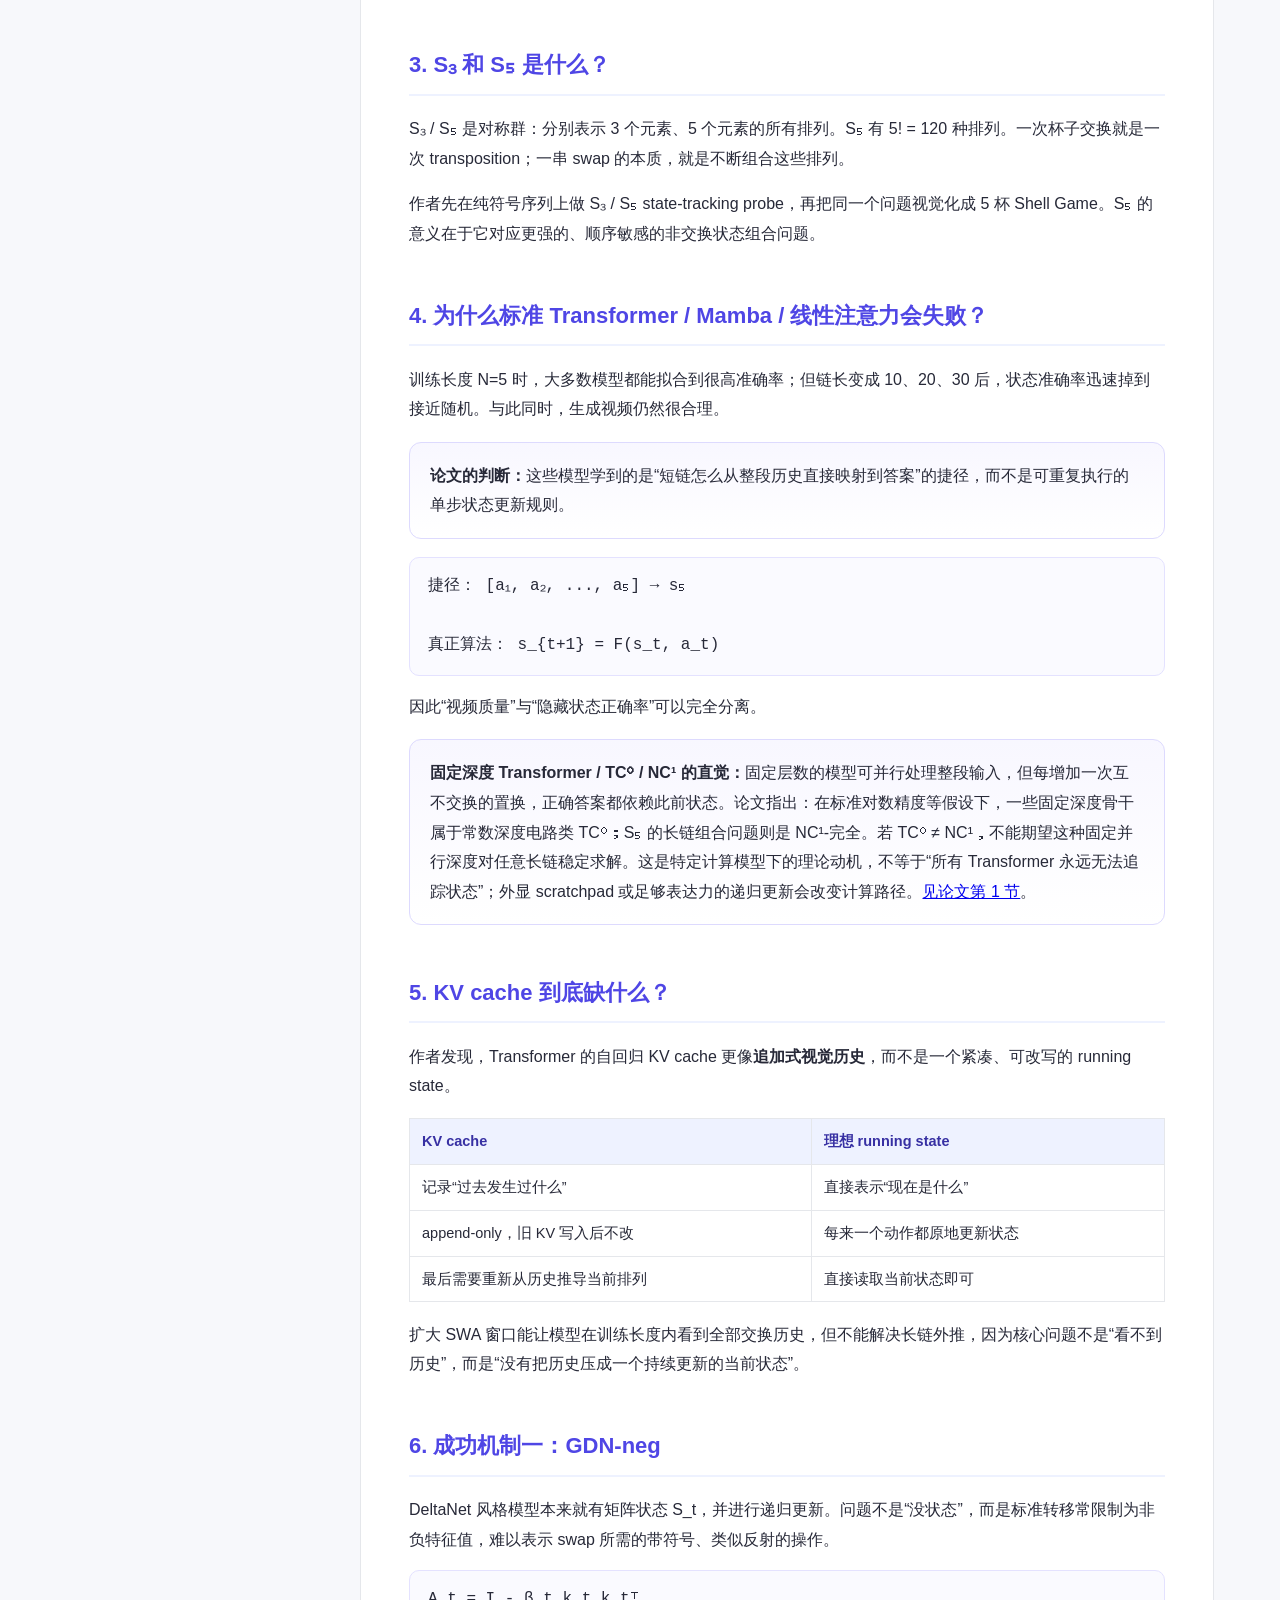
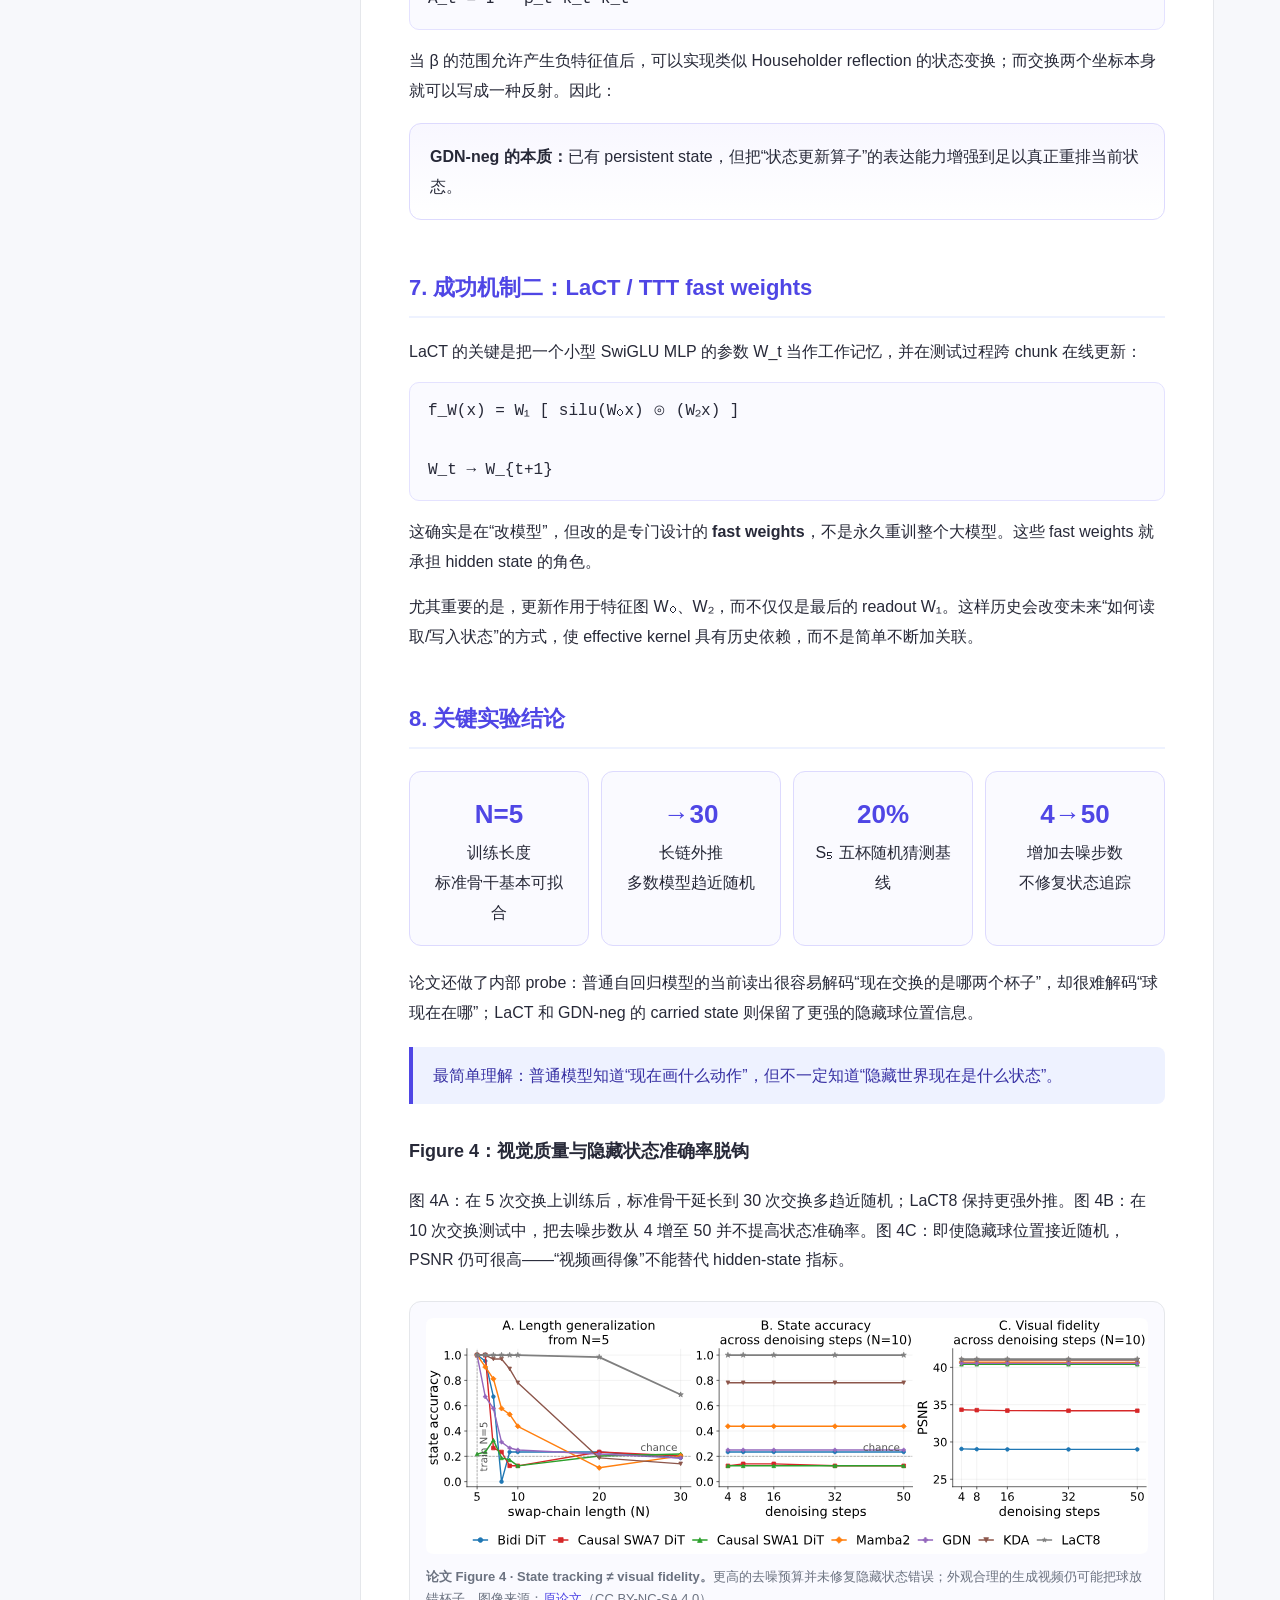
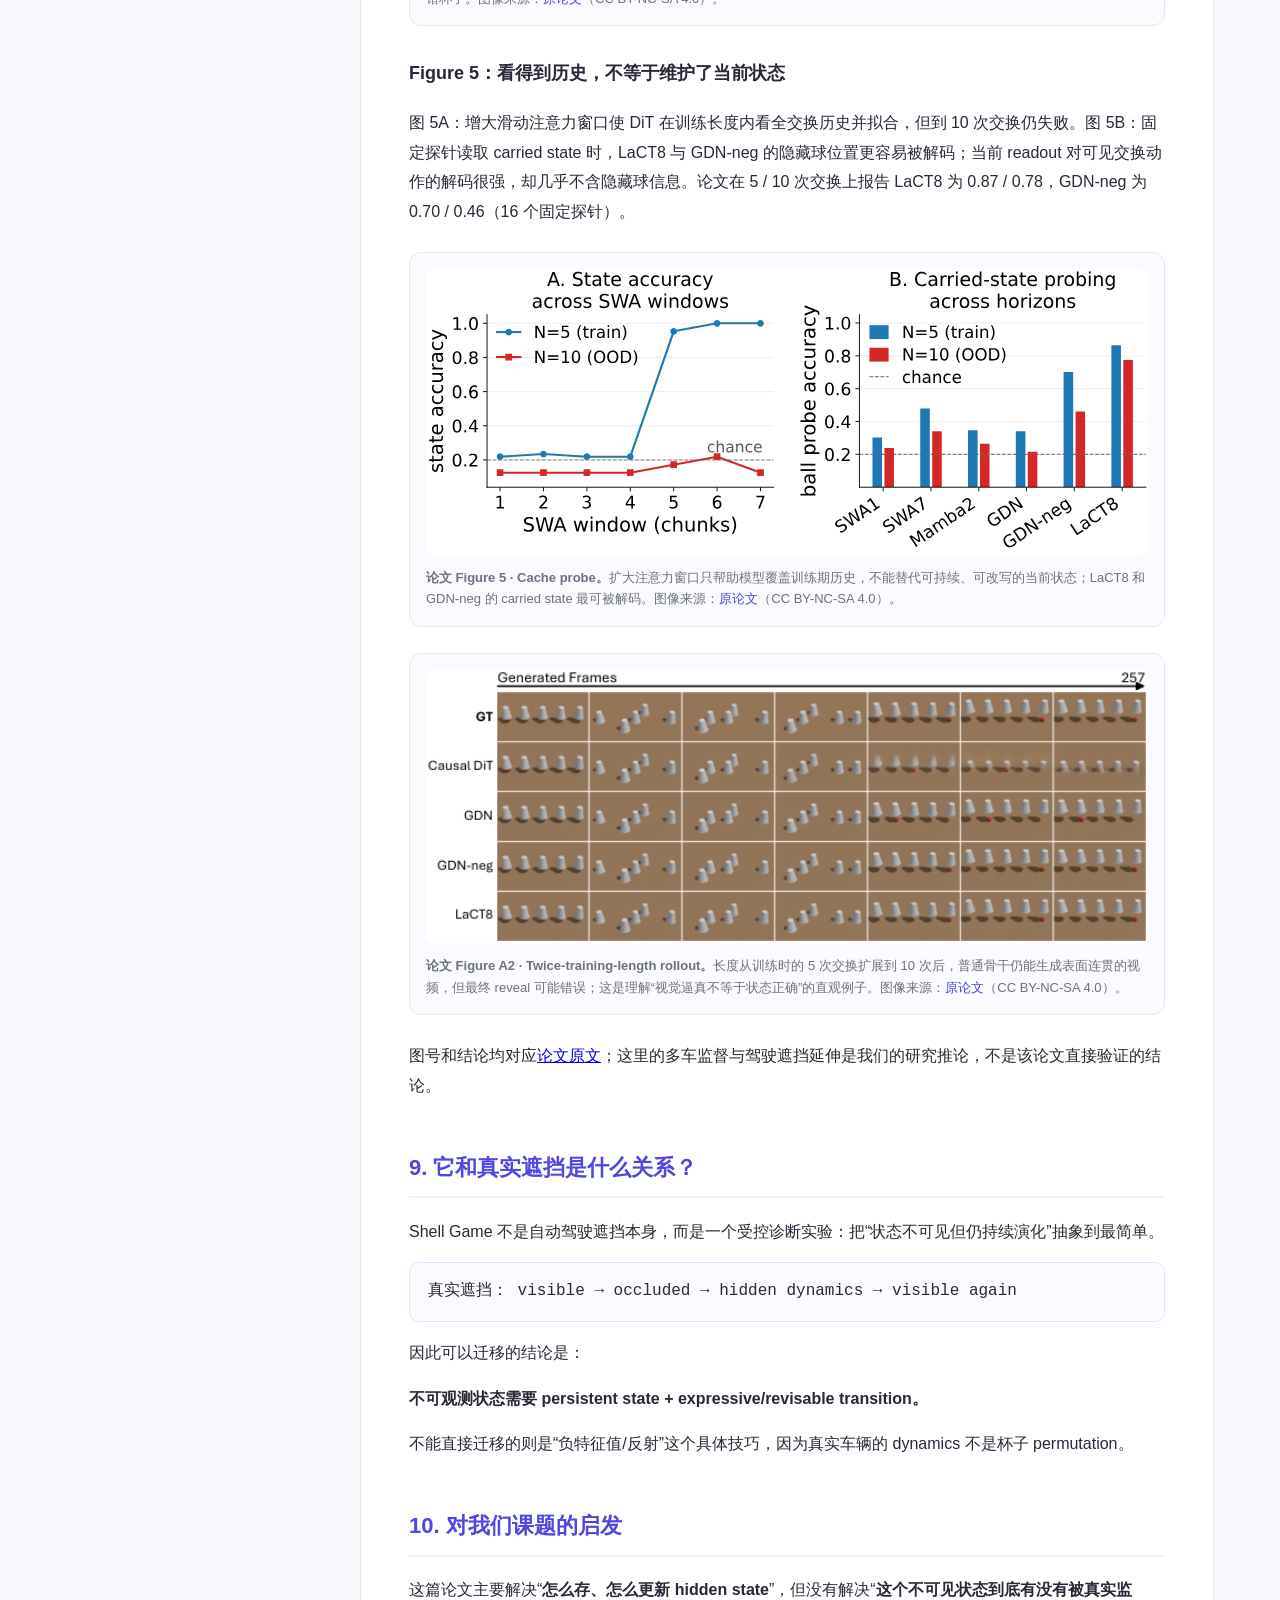
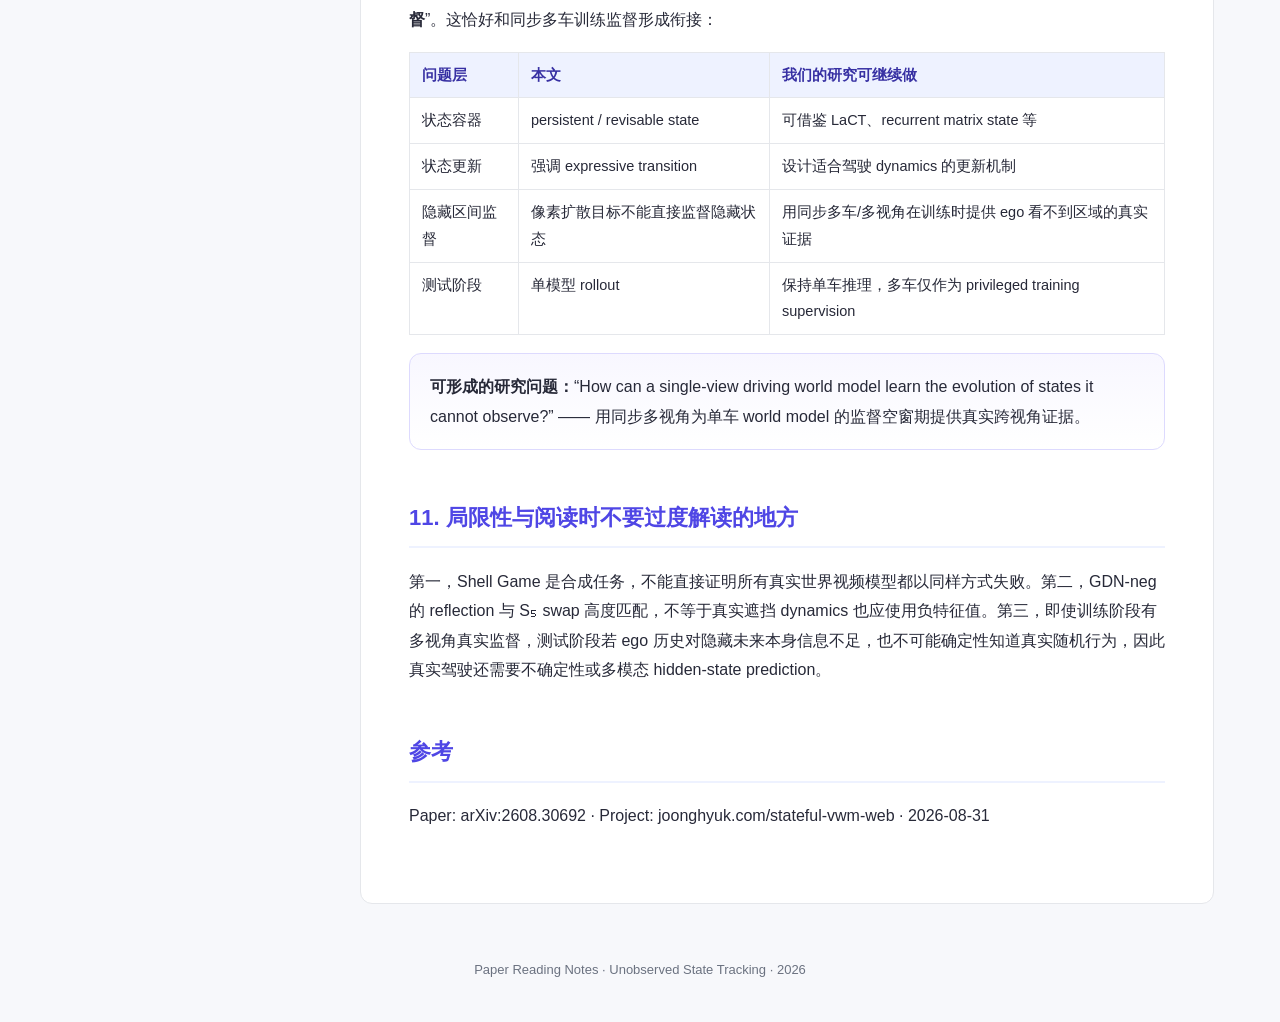
<file: docs/unobserved-state/can-video-world-models-track-unobserved-world-states.html>
<!DOCTYPE html>
<html lang="zh-CN">
<head>
<meta charset="UTF-8"><meta name="viewport" content="width=device-width,initial-scale=1.0">
<title>Can Video World Models Track Unobserved World States? · 论文阅读笔记</title>
<style>
:root{--a:#4f46e5;--al:#eef2ff;--t:#272938;--m:#6b7280;--b:#e5e7eb;--bg:#f7f8fb;--card:#fff}
*{box-sizing:border-box}body{margin:0;background:var(--bg);color:var(--t);font-family:-apple-system,BlinkMacSystemFont,"PingFang SC","Microsoft YaHei",sans-serif;line-height:1.85;font-size:16px}
header{background:linear-gradient(135deg,#22204e,#4f46e5 62%,#7c3aed);color:white;padding:46px 20px 38px;text-align:center}
header h1{font-size:30px;margin:0 0 9px}header p{margin:4px 0;opacity:.92}header a{color:#fde68a;text-decoration:none}
.topbar{max-width:1180px;margin:14px auto 0;padding:0 16px;font-size:13px}.topbar a{color:var(--a);text-decoration:none}
.wrap{display:flex;max-width:1180px;margin:28px auto;gap:24px;padding:0 16px;align-items:flex-start}
nav{flex:0 0 270px;position:sticky;top:20px;background:white;border:1px solid var(--b);border-radius:12px;padding:18px 20px;max-height:calc(100vh - 60px);overflow:auto}
nav strong{color:var(--a)}nav ul{list-style:none;padding:0;margin:10px 0 0}nav li{margin:4px 0}nav a{display:block;padding:3px 7px;color:var(--t);text-decoration:none;font-size:13.5px;border-radius:6px}nav a:hover{background:var(--al);color:var(--a)}
main{flex:1;min-width:0;background:white;border:1px solid var(--b);border-radius:12px;padding:40px 48px 56px}
h2{color:var(--a);font-size:22px;margin-top:2.15em;padding-bottom:8px;border-bottom:2px solid var(--al)}h3{font-size:18px;margin-top:1.7em}
blockquote{margin:1.2em 0;padding:14px 20px;background:var(--al);border-left:4px solid var(--a);border-radius:0 8px 8px 0;color:#3730a3}
table{border-collapse:collapse;width:100%;font-size:14.5px;margin:1.2em 0}th{background:var(--al);color:#3730a3}th,td{border:1px solid var(--b);padding:9px 12px;text-align:left;vertical-align:top}
.eq{background:#fafaff;border:1px solid #e4e2ff;border-radius:10px;padding:14px 18px;margin:16px 0;font-family:"SF Mono",Menlo,monospace;overflow:auto}
.flow{display:flex;flex-wrap:wrap;align-items:center;gap:8px;margin:18px 0}.node{padding:10px 13px;border-radius:10px;background:var(--al);color:#3730a3;font-weight:700}.arrow{color:#9ca3af;font-weight:700}
.stats{display:flex;flex-wrap:wrap;gap:12px;margin:22px 0}.stat{flex:1 1 180px;padding:18px;border:1px solid #dddafe;border-radius:12px;text-align:center;background:#fafaff}.stat b{display:block;font-size:26px;color:var(--a)}
.callout{padding:18px 20px;border:1px solid #dddafe;border-radius:12px;background:linear-gradient(180deg,#f8f7ff,#fff);margin:18px 0}
figure{margin:26px auto;max-width:100%;padding:16px;background:#fafaff;border:1px solid var(--b);border-radius:12px}figure img{display:block;width:100%;height:auto;border-radius:7px}figcaption{margin-top:12px;color:var(--m);font-size:13px;line-height:1.65}figcaption a{color:var(--a);text-decoration:none}
footer{text-align:center;color:var(--m);font-size:13px;padding:26px 0 40px}
@media(max-width:900px){.wrap{flex-direction:column}nav{position:static;width:100%;max-height:none;flex:none}main{padding:25px 20px 40px}}
</style></head>
<body>
<header>
<h1>Can Video World Models Track Unobserved World States?</h1>
<p>视频世界模型能否追踪不可观测的世界状态？</p>
<p>Joonghyuk Shin · Yicong Hong · Jaesik Park · Xun Huang · arXiv:2608.30692 · 2026</p>
<p><a href="https://arxiv.org/abs/2608.30692">论文</a> · <a href="https://joonghyuk.com/stateful-vwm-web/">项目主页</a></p>
</header>
<div class="topbar"><a href="index.html">← 返回“不可观测状态追踪”方向</a> · <a href="../index.html">研究方向首页</a></div>
<div class="wrap">
<nav><strong>📑 目录</strong><ul>
<li><a href="#s0">0. 一句话结论</a></li><li><a href="#s1">1. 论文到底研究什么</a></li><li><a href="#s2">2. Shell Game 输入输出</a></li>
<li><a href="#s3">3. 为什么是 S₃ / S₅</a></li><li><a href="#s4">4. 为什么标准骨干失败</a></li><li><a href="#s5">5. KV cache 到底缺什么</a></li>
<li><a href="#s6">6. GDN-neg</a></li><li><a href="#s7">7. LaCT / TTT fast weights</a></li><li><a href="#s8">8. 实验结论</a></li>
<li><a href="#s9">9. 与遮挡的关系</a></li><li><a href="#s10">10. 对我们课题的启发</a></li><li><a href="#s11">11. 局限性</a></li>
</ul></nav>
<main>
<h2 id="s0">0. 一句话结论</h2>
<blockquote><strong>会生成逼真视频，不代表模型真的知道“世界现在是什么状态”。</strong>真正能做长时 hidden-state tracking 的架构，需要一个能跨视频块持续携带、并且可以被原地改写的内部状态。</blockquote>

<h2 id="s1">1. 论文到底研究什么？</h2>
<p>作者提出的问题不是“视频清不清楚”，而是：当一个关键状态在画面里消失以后，视频世界模型是否仍能在内部正确维护它，并随着动作继续更新。</p>
<div class="flow"><span class="node">可见状态</span><span class="arrow">→</span><span class="node">连续不可见</span><span class="arrow">→</span><span class="node">状态仍然变化</span><span class="arrow">→</span><span class="node">重新揭示</span></div>
<p>论文用最干净的实验把“视觉渲染”和“状态追踪”拆开：画面里只需要生成杯子的移动，但模型内部必须一直知道球在哪。</p>

<h2 id="s2">2. Shell Game：输入和输出是什么？</h2>
<p>这是一个真正的<strong>动作条件视频生成任务</strong>。模型先看到 opening reveal，明确球初始在哪个杯子下；之后杯子落下，球完全不可见；输入动作序列指定每一轮交换哪两个杯子；模型自回归生成所有交换视频以及最后的 reveal。</p>
<div class="eq">(初始 reveal 视频 V₀, 动作序列 a₁:N)  →  未来视频 V̂₁:N+1</div>
<p>但真正需要维护的是不可见状态：</p>
<div class="eq">s₀  --a₁→  s₁  --a₂→  s₂  --...→  sN</div>
<p>其中 s_t 表示“球当前在哪个杯子下面”。训练时只见 5 次 swap，测试会延长到 10、20、30 次。</p>
<figure>
<img src="images/fig2-shell-game.png" alt="Shell Game 的 reveal、隐藏交换与最终 reveal 流程">
<figcaption><strong>论文 Figure 2 · Visual Shell Game。</strong>先揭示球的位置，再让球在连续交换中保持不可见，最后重新揭示。图像来源：<a href="https://arxiv.org/html/2608.30692#S3.F2">原论文</a>（CC BY-NC-SA 4.0）。</figcaption>
</figure>

<h2 id="s3">3. S₃ 和 S₅ 是什么？</h2>
<p>S₃ / S₅ 是对称群：分别表示 3 个元素、5 个元素的所有排列。S₅ 有 5! = 120 种排列。一次杯子交换就是一次 transposition；一串 swap 的本质，就是不断组合这些排列。</p>
<p>作者先在纯符号序列上做 S₃ / S₅ state-tracking probe，再把同一个问题视觉化成 5 杯 Shell Game。S₅ 的意义在于它对应更强的、顺序敏感的非交换状态组合问题。</p>

<h2 id="s4">4. 为什么标准 Transformer / Mamba / 线性注意力会失败？</h2>
<p>训练长度 N=5 时，大多数模型都能拟合到很高准确率；但链长变成 10、20、30 后，状态准确率迅速掉到接近随机。与此同时，生成视频仍然很合理。</p>
<div class="callout"><strong>论文的判断：</strong>这些模型学到的是“短链怎么从整段历史直接映射到答案”的捷径，而不是可重复执行的单步状态更新规则。</div>
<div class="eq">捷径： [a₁, a₂, ..., a₅] → s₅<br><br>真正算法： s_{t+1} = F(s_t, a_t)</div>
<p>因此“视频质量”与“隐藏状态正确率”可以完全分离。</p>

<div class="callout"><strong>固定深度 Transformer / TC⁰ / NC¹ 的直觉：</strong>固定层数的模型可并行处理整段输入，但每增加一次互不交换的置换，正确答案都依赖此前状态。论文指出：在标准对数精度等假设下，一些固定深度骨干属于常数深度电路类 TC⁰；S₅ 的长链组合问题则是 NC¹-完全。若 TC⁰ ≠ NC¹，不能期望这种固定并行深度对任意长链稳定求解。这是特定计算模型下的理论动机，不等于“所有 Transformer 永远无法追踪状态”；外显 scratchpad 或足够表达力的递归更新会改变计算路径。<a href="https://arxiv.org/html/2608.30692#S1">见论文第 1 节</a>。</div>
<h2 id="s5">5. KV cache 到底缺什么？</h2>
<p>作者发现，Transformer 的自回归 KV cache 更像<strong>追加式视觉历史</strong>，而不是一个紧凑、可改写的 running state。</p>
<table><tr><th>KV cache</th><th>理想 running state</th></tr>
<tr><td>记录“过去发生过什么”</td><td>直接表示“现在是什么”</td></tr>
<tr><td>append-only，旧 KV 写入后不改</td><td>每来一个动作都原地更新状态</td></tr>
<tr><td>最后需要重新从历史推导当前排列</td><td>直接读取当前状态即可</td></tr></table>
<p>扩大 SWA 窗口能让模型在训练长度内看到全部交换历史，但不能解决长链外推，因为核心问题不是“看不到历史”，而是“没有把历史压成一个持续更新的当前状态”。</p>

<h2 id="s6">6. 成功机制一：GDN-neg</h2>
<p>DeltaNet 风格模型本来就有矩阵状态 S_t，并进行递归更新。问题不是“没状态”，而是标准转移常限制为非负特征值，难以表示 swap 所需的带符号、类似反射的操作。</p>
<div class="eq">A_t = I - β_t k_t k_tᵀ</div>
<p>当 β 的范围允许产生负特征值后，可以实现类似 Householder reflection 的状态变换；而交换两个坐标本身就可以写成一种反射。因此：</p>
<div class="callout"><strong>GDN-neg 的本质：</strong>已有 persistent state，但把“状态更新算子”的表达能力增强到足以真正重排当前状态。</div>

<h2 id="s7">7. 成功机制二：LaCT / TTT fast weights</h2>
<p>LaCT 的关键是把一个小型 SwiGLU MLP 的参数 W_t 当作工作记忆，并在测试过程跨 chunk 在线更新：</p>
<div class="eq">f_W(x) = W₁ [ silu(W₀x) ⊙ (W₂x) ]<br><br>W_t → W_{t+1}</div>
<p>这确实是在“改模型”，但改的是专门设计的 <strong>fast weights</strong>，不是永久重训整个大模型。这些 fast weights 就承担 hidden state 的角色。</p>
<p>尤其重要的是，更新作用于特征图 W₀、W₂，而不仅仅是最后的 readout W₁。这样历史会改变未来“如何读取/写入状态”的方式，使 effective kernel 具有历史依赖，而不是简单不断加关联。</p>

<h2 id="s8">8. 关键实验结论</h2>
<div class="stats">
<div class="stat"><b>N=5</b>训练长度<br>标准骨干基本可拟合</div>
<div class="stat"><b>→30</b>长链外推<br>多数模型趋近随机</div>
<div class="stat"><b>20%</b>S₅ 五杯随机猜测基线</div>
<div class="stat"><b>4→50</b>增加去噪步数<br>不修复状态追踪</div>
</div>
<p>论文还做了内部 probe：普通自回归模型的当前读出很容易解码“现在交换的是哪两个杯子”，却很难解码“球现在在哪”；LaCT 和 GDN-neg 的 carried state 则保留了更强的隐藏球位置信息。</p>
<blockquote>最简单理解：普通模型知道“现在画什么动作”，但不一定知道“隐藏世界现在是什么状态”。</blockquote>

<h3>Figure 4：视觉质量与隐藏状态准确率脱钩</h3>
<p>图 4A：在 5 次交换上训练后，标准骨干延长到 30 次交换多趋近随机；LaCT8 保持更强外推。图 4B：在 10 次交换测试中，把去噪步数从 4 增至 50 并不提高状态准确率。图 4C：即使隐藏球位置接近随机，PSNR 仍可很高——“视频画得像”不能替代 hidden-state 指标。</p>
<figure>
<img src="images/fig4-state-vs-fidelity.svg" alt="Figure 4：状态跟踪长度泛化、去噪步数和视觉保真度的关系">
<figcaption><strong>论文 Figure 4 · State tracking ≠ visual fidelity。</strong>更高的去噪预算并未修复隐藏状态错误；外观合理的生成视频仍可能把球放错杯子。图像来源：<a href="https://arxiv.org/html/2608.30692#S4.F4">原论文</a>（CC BY-NC-SA 4.0）。</figcaption>
</figure>
<h3>Figure 5：看得到历史，不等于维护了当前状态</h3>
<p>图 5A：增大滑动注意力窗口使 DiT 在训练长度内看全交换历史并拟合，但到 10 次交换仍失败。图 5B：固定探针读取 carried state 时，LaCT8 与 GDN-neg 的隐藏球位置更容易被解码；当前 readout 对可见交换动作的解码很强，却几乎不含隐藏球信息。论文在 5 / 10 次交换上报告 LaCT8 为 0.87 / 0.78，GDN-neg 为 0.70 / 0.46（16 个固定探针）。</p>
<figure>
<img src="images/fig5-cache-probe.svg" alt="Figure 5：注意力窗口消融与隐藏状态可解码性">
<figcaption><strong>论文 Figure 5 · Cache probe。</strong>扩大注意力窗口只帮助模型覆盖训练期历史，不能替代可持续、可改写的当前状态；LaCT8 和 GDN-neg 的 carried state 最可被解码。图像来源：<a href="https://arxiv.org/html/2608.30692#S4.F5">原论文</a>（CC BY-NC-SA 4.0）。</figcaption>
</figure>
<figure>
<img src="images/fig-a2-rollout.png" alt="Shell Game 训练长度两倍时的模型 rollout 对比">
<figcaption><strong>论文 Figure A2 · Twice-training-length rollout。</strong>长度从训练时的 5 次交换扩展到 10 次后，普通骨干仍能生成表面连贯的视频，但最终 reveal 可能错误；这是理解“视觉逼真不等于状态正确”的直观例子。图像来源：<a href="https://arxiv.org/html/2608.30692#A8.F2">原论文</a>（CC BY-NC-SA 4.0）。</figcaption>
</figure>
<p>图号和结论均对应<a href="https://arxiv.org/html/2608.30692">论文原文</a>；这里的多车监督与驾驶遮挡延伸是我们的研究推论，不是该论文直接验证的结论。</p>
<h2 id="s9">9. 它和真实遮挡是什么关系？</h2>
<p>Shell Game 不是自动驾驶遮挡本身，而是一个受控诊断实验：把“状态不可见但仍持续演化”抽象到最简单。</p>
<div class="eq">真实遮挡： visible → occluded → hidden dynamics → visible again</div>
<p>因此可以迁移的结论是：</p>
<p><strong>不可观测状态需要 persistent state + expressive/revisable transition。</strong></p>
<p>不能直接迁移的则是“负特征值/反射”这个具体技巧，因为真实车辆的 dynamics 不是杯子 permutation。</p>

<h2 id="s10">10. 对我们课题的启发</h2>
<p>这篇论文主要解决“<strong>怎么存、怎么更新 hidden state</strong>”，但没有解决“<strong>这个不可见状态到底有没有被真实监督</strong>”。这恰好和同步多车训练监督形成衔接：</p>
<table>
<tr><th>问题层</th><th>本文</th><th>我们的研究可继续做</th></tr>
<tr><td>状态容器</td><td>persistent / revisable state</td><td>可借鉴 LaCT、recurrent matrix state 等</td></tr>
<tr><td>状态更新</td><td>强调 expressive transition</td><td>设计适合驾驶 dynamics 的更新机制</td></tr>
<tr><td>隐藏区间监督</td><td>像素扩散目标不能直接监督隐藏状态</td><td>用同步多车/多视角在训练时提供 ego 看不到区域的真实证据</td></tr>
<tr><td>测试阶段</td><td>单模型 rollout</td><td>保持单车推理，多车仅作为 privileged training supervision</td></tr>
</table>
<div class="callout"><strong>可形成的研究问题：</strong>“How can a single-view driving world model learn the evolution of states it cannot observe?” —— 用同步多视角为单车 world model 的监督空窗期提供真实跨视角证据。</div>

<h2 id="s11">11. 局限性与阅读时不要过度解读的地方</h2>
<p>第一，Shell Game 是合成任务，不能直接证明所有真实世界视频模型都以同样方式失败。第二，GDN-neg 的 reflection 与 S₅ swap 高度匹配，不等于真实遮挡 dynamics 也应使用负特征值。第三，即使训练阶段有多视角真实监督，测试阶段若 ego 历史对隐藏未来本身信息不足，也不可能确定性知道真实随机行为，因此真实驾驶还需要不确定性或多模态 hidden-state prediction。</p>

<h2>参考</h2>
<p>Paper: arXiv:2608.30692 · Project: joonghyuk.com/stateful-vwm-web · 2026-08-31</p>
</main></div>
<footer>Paper Reading Notes · Unobserved State Tracking · 2026</footer>
</body></html>
</file>
<file: docs/llm-serving/style.css>
:root{
  --bg:#f5f6f8;--paper:#fff;--text:#24272f;--muted:#697386;--line:#e4e7ec;
  --navy:#24364b;--steel:#315f8c;--green:#1a6d5b;--purple:#5d50b5;--orange:#9a5b31;--red:#9a4343;
  --soft-blue:#eef4f9;--soft-green:#edf6f2;--soft-purple:#f2f0fb;--soft-orange:#faf1e9;--soft-red:#faeeee;
  --code:#f7f6f3;--shadow:0 14px 42px rgba(28,39,54,.06);
}
*{box-sizing:border-box}html{scroll-behavior:smooth;scroll-padding-top:24px}body{margin:0;background:var(--bg);color:var(--text);font-family:-apple-system,BlinkMacSystemFont,"Segoe UI","PingFang SC","Microsoft YaHei","Noto Sans CJK SC",sans-serif;line-height:1.82}
a{color:var(--steel)}#progress{position:fixed;z-index:50;top:0;left:0;height:3px;background:linear-gradient(90deg,var(--green),var(--steel),var(--purple));width:0}
.hero{background:linear-gradient(135deg,#172554 0%,#29394b 52%,#4653a5 100%);color:#fff;padding:58px 22px 48px}.hero-inner{max-width:1160px;margin:auto}.back{color:#dbeafe;text-decoration:none;font-size:14px}.kicker{margin-top:24px;color:#cbd5e1;letter-spacing:.08em;text-transform:uppercase;font-size:13px;font-weight:700}.hero h1{font-size:43px;line-height:1.2;margin:10px 0 16px;max-width:1060px}.lead{max-width:1020px;font-size:18px;color:#e5e7eb;margin:0}.meta-line{margin-top:14px;color:#cbd5e1;font-size:13px}.chips{display:flex;flex-wrap:wrap;gap:8px;margin-top:20px}.chip{border:1px solid rgba(255,255,255,.23);background:rgba(255,255,255,.08);padding:6px 10px;border-radius:999px;font-size:13px;color:#eef2ff}
.shell{max-width:1280px;margin:26px auto 50px;padding:0 20px;display:grid;grid-template-columns:270px minmax(0,1fr);gap:28px}.toc{position:sticky;top:18px;align-self:start;max-height:calc(100vh - 36px);overflow:auto;background:#fff;border:1px solid var(--line);border-radius:16px;padding:18px 17px;box-shadow:var(--shadow)}.toc-title{font-size:16px;font-weight:800;margin-bottom:8px}.toc .group{font-size:11px;letter-spacing:.08em;text-transform:uppercase;color:#98a2b3;font-weight:800;margin:14px 0 4px}.toc a{display:block;text-decoration:none;color:#596579;font-size:13px;padding:5px 7px;border-radius:8px}.toc a:hover,.toc a.active{background:var(--soft-blue);color:var(--steel)}.toc-note{margin-top:14px;padding:12px;border-radius:10px;background:#f8fafc;color:#7a8494;font-size:12px}
article{min-width:0}.story{background:#fff;border:1px solid var(--line);border-radius:18px;padding:27px 30px;margin-bottom:22px;box-shadow:var(--shadow)}.story h2{margin:0 0 12px;font-size:24px}.story ol{margin:0;padding-left:22px;color:#475467}.story li{margin:6px 0}.section{background:var(--paper);border:1px solid var(--line);border-radius:20px;padding:31px 34px;margin-bottom:22px;box-shadow:var(--shadow)}.chapter{display:flex;align-items:center;gap:9px}.num{display:grid;place-items:center;width:31px;height:31px;border-radius:9px;background:#25364a;color:#fff;font-weight:800;font-size:14px}.tag{display:inline-block;padding:4px 9px;border-radius:999px;background:var(--soft-blue);color:var(--steel);font-size:12px;font-weight:800}.tag.g{background:var(--soft-green);color:var(--green)}.tag.p{background:var(--soft-purple);color:var(--purple)}.tag.o{background:var(--soft-orange);color:var(--orange)}.tag.r{background:var(--soft-red);color:var(--red)}h2{font-size:29px;line-height:1.3;margin:14px 0 13px}h3{font-size:21px;line-height:1.45;margin:27px 0 10px}h4{font-size:17px;margin:14px 0 6px}.section-intro{font-size:17px;color:#475467}.why{display:grid;grid-template-columns:30px 1fr;gap:10px;border:1px solid #dfe7ec;background:#f7fafc;border-radius:13px;padding:14px 16px;margin:15px 0}.callout{margin:17px 0;padding:15px 18px;border-radius:0 12px 12px 0;border-left:4px solid var(--steel);background:var(--soft-blue);color:#344054}.callout.green{border-left-color:var(--green);background:var(--soft-green)}.callout.orange{border-left-color:var(--orange);background:var(--soft-orange)}.callout.red{border-left-color:var(--red);background:var(--soft-red)}
.figure{margin:21px 0}.figure img{display:block;width:100%;height:auto;border-radius:15px;border:1px solid var(--line);background:#fff}.caption{color:#687386;font-size:13px;margin-top:7px}.flowline{display:grid;grid-template-columns:repeat(9,max-content);align-items:center;gap:9px;overflow:auto;padding:12px 1px 16px}.flowbox{width:176px;min-height:100px;background:#f8fafc;border:1px solid var(--line);border-radius:14px;padding:13px;color:#4a5567;font-size:13px}.flowbox b{display:block;color:#24364b;font-size:14px;margin-bottom:5px}.arrow{color:#9aa4b2;font-weight:900}.cards{display:grid;grid-template-columns:repeat(3,1fr);gap:13px;margin:16px 0}.card{border:1px solid var(--line);background:#fafbfc;border-radius:14px;padding:16px}.card b{color:#2b3a4d}.card p{font-size:14px;color:#5f6b7a;margin:6px 0 0}.metric-grid{display:grid;grid-template-columns:repeat(4,1fr);gap:11px;margin:15px 0}.metric{border:1px solid var(--line);border-radius:13px;padding:14px;background:#fafbfc}.metric b{display:block;color:var(--steel);font-size:17px}.metric span{font-size:13px;color:#687386}.table-wrap{overflow:auto;margin:15px 0}table{width:100%;border-collapse:separate;border-spacing:0;border:1px solid var(--line);border-radius:14px;overflow:hidden;font-size:14px}th,td{text-align:left;vertical-align:top;padding:11px 12px;border-bottom:1px solid var(--line)}th{background:#f6f8fa;color:#344054}tr:last-child td{border-bottom:none}pre{background:var(--code);border:1px solid #e9e6df;border-radius:12px;padding:14px 16px;overflow:auto;color:#3b4654}code{font-family:ui-monospace,SFMono-Regular,Menlo,Consolas,monospace;font-size:.92em}.checklist{padding-left:20px}.checklist li{margin:8px 0}.source-list{display:grid;grid-template-columns:1fr 1fr;gap:12px}.source{border:1px solid var(--line);border-radius:13px;padding:14px 15px;background:#fbfcfd}.source a{font-weight:800;text-decoration:none}.source p{font-size:13px;color:#677386;margin:5px 0 0}.status{display:inline-block;margin-left:6px;padding:2px 7px;border-radius:999px;background:#f2f4f7;color:#667085;font-size:11px}.footer{text-align:center;color:#7b8494;font-size:12px;padding:0 20px 42px}#topBtn{position:fixed;right:22px;bottom:22px;width:42px;height:42px;border:0;border-radius:50%;background:#25364a;color:#fff;box-shadow:0 8px 22px rgba(0,0,0,.14);cursor:pointer;display:none}
@media(max-width:980px){.shell{grid-template-columns:1fr}.toc{position:relative;max-height:none}.cards,.metric-grid,.source-list{grid-template-columns:1fr 1fr}.hero h1{font-size:36px}}
@media(max-width:640px){.hero{padding:44px 18px 38px}.hero h1{font-size:30px}.lead{font-size:16px}.shell{padding:0 12px}.section,.story{padding:22px 20px}.cards,.metric-grid,.source-list{grid-template-columns:1fr}.flowline{grid-template-columns:1fr}.arrow{transform:rotate(90deg);text-align:center}.flowbox{width:100%;min-height:auto}h2{font-size:25px}}
</file>
